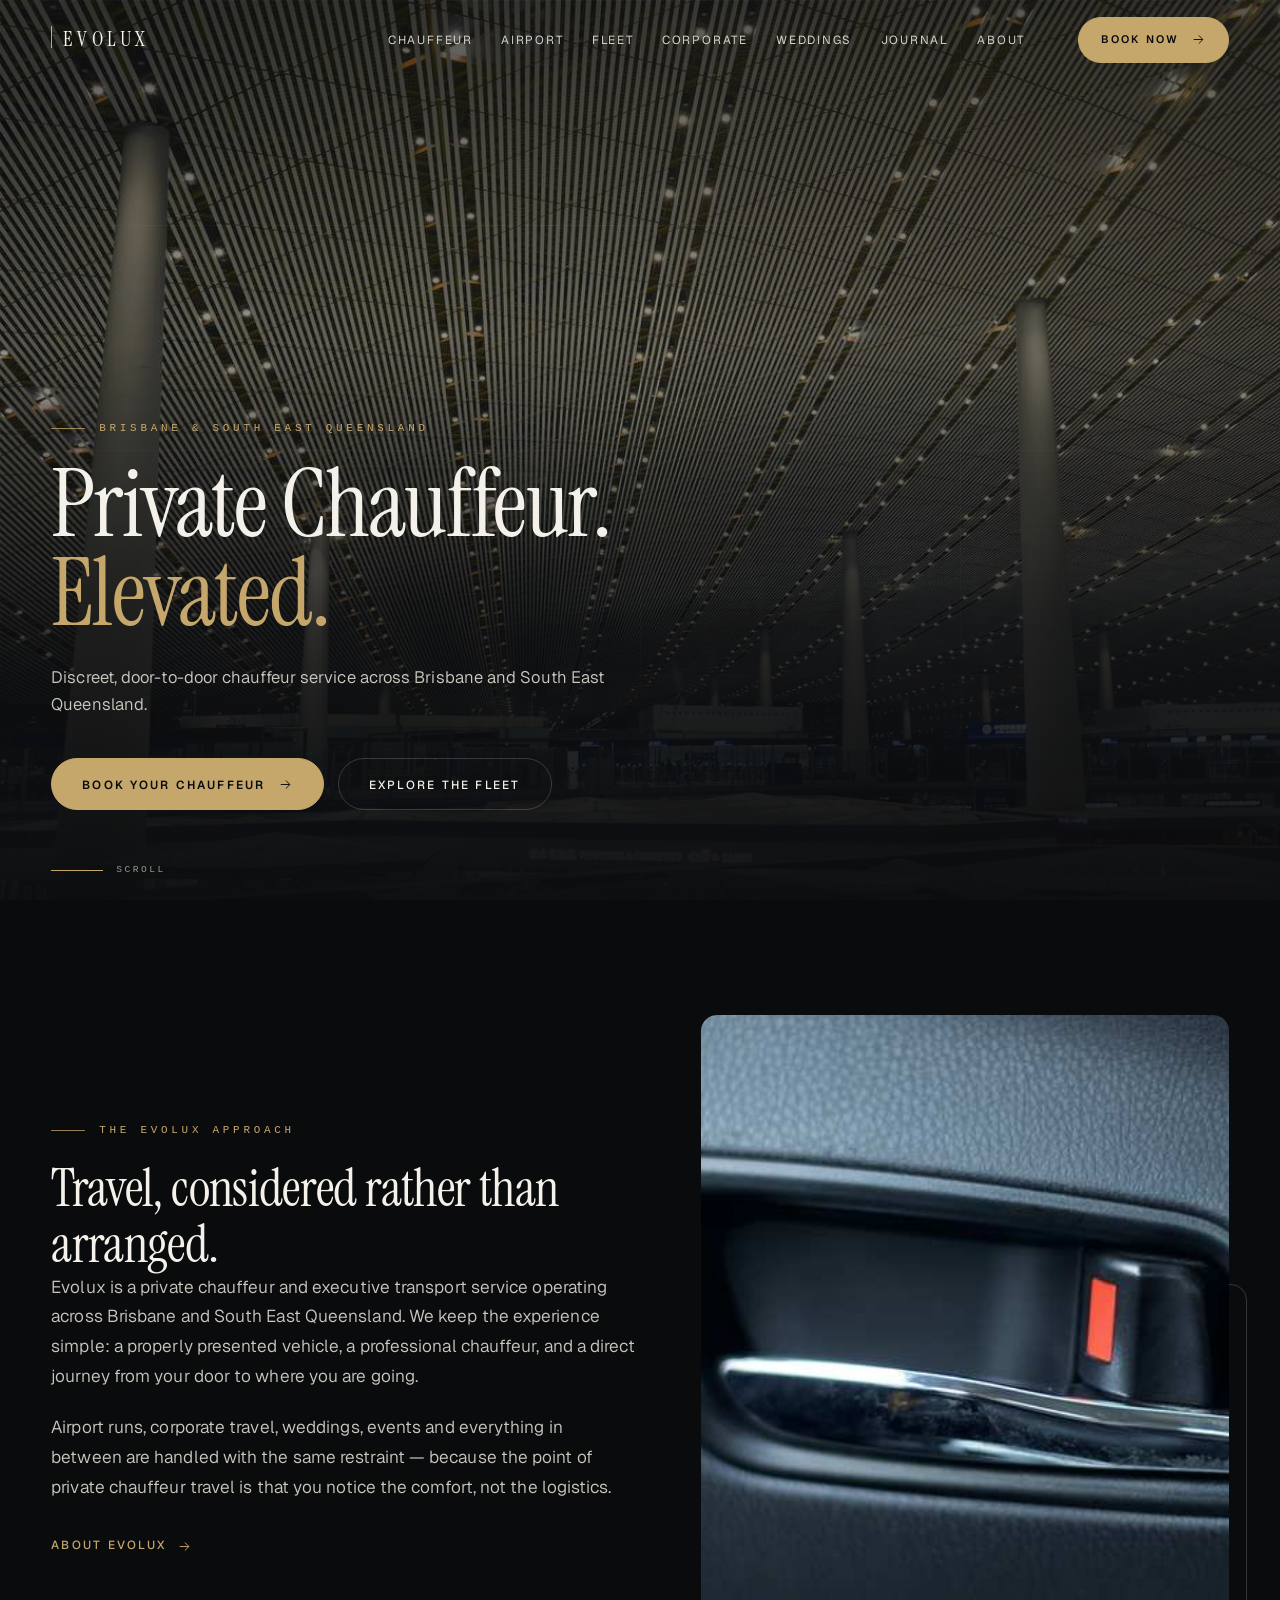
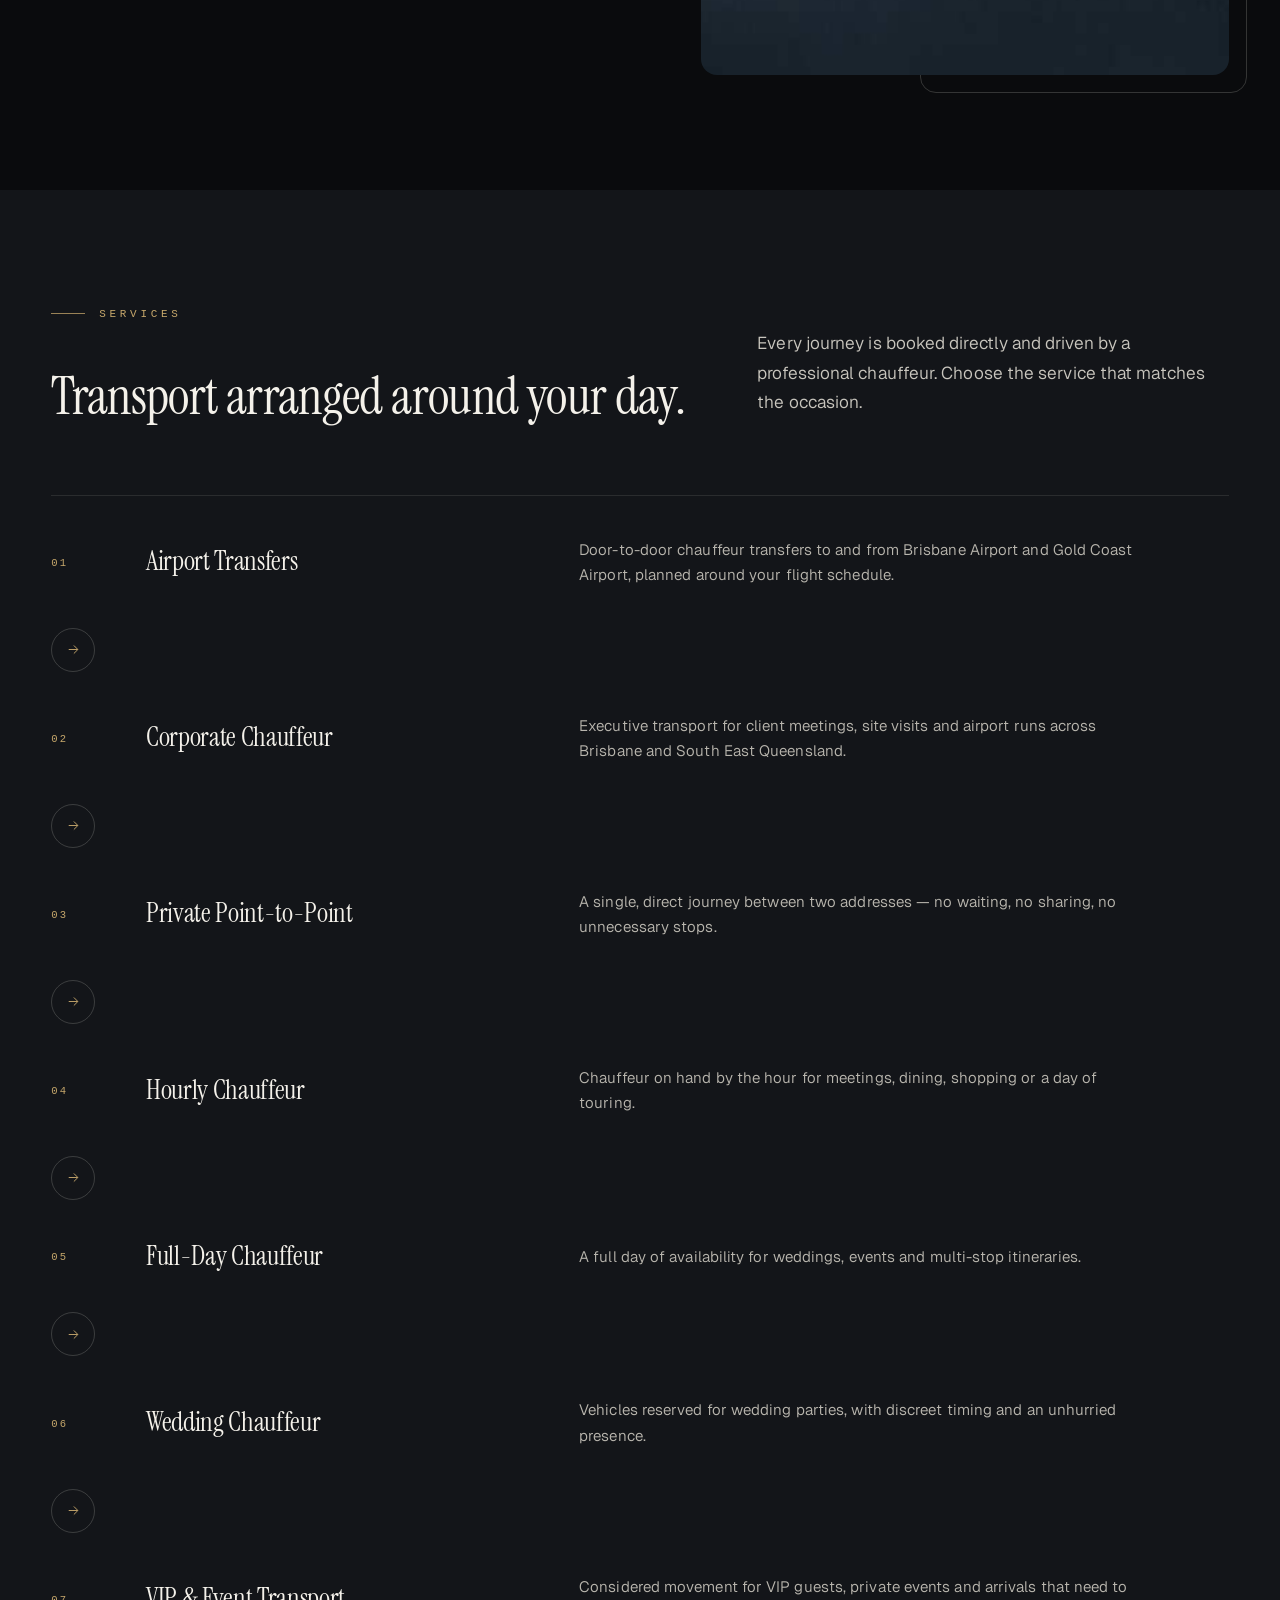
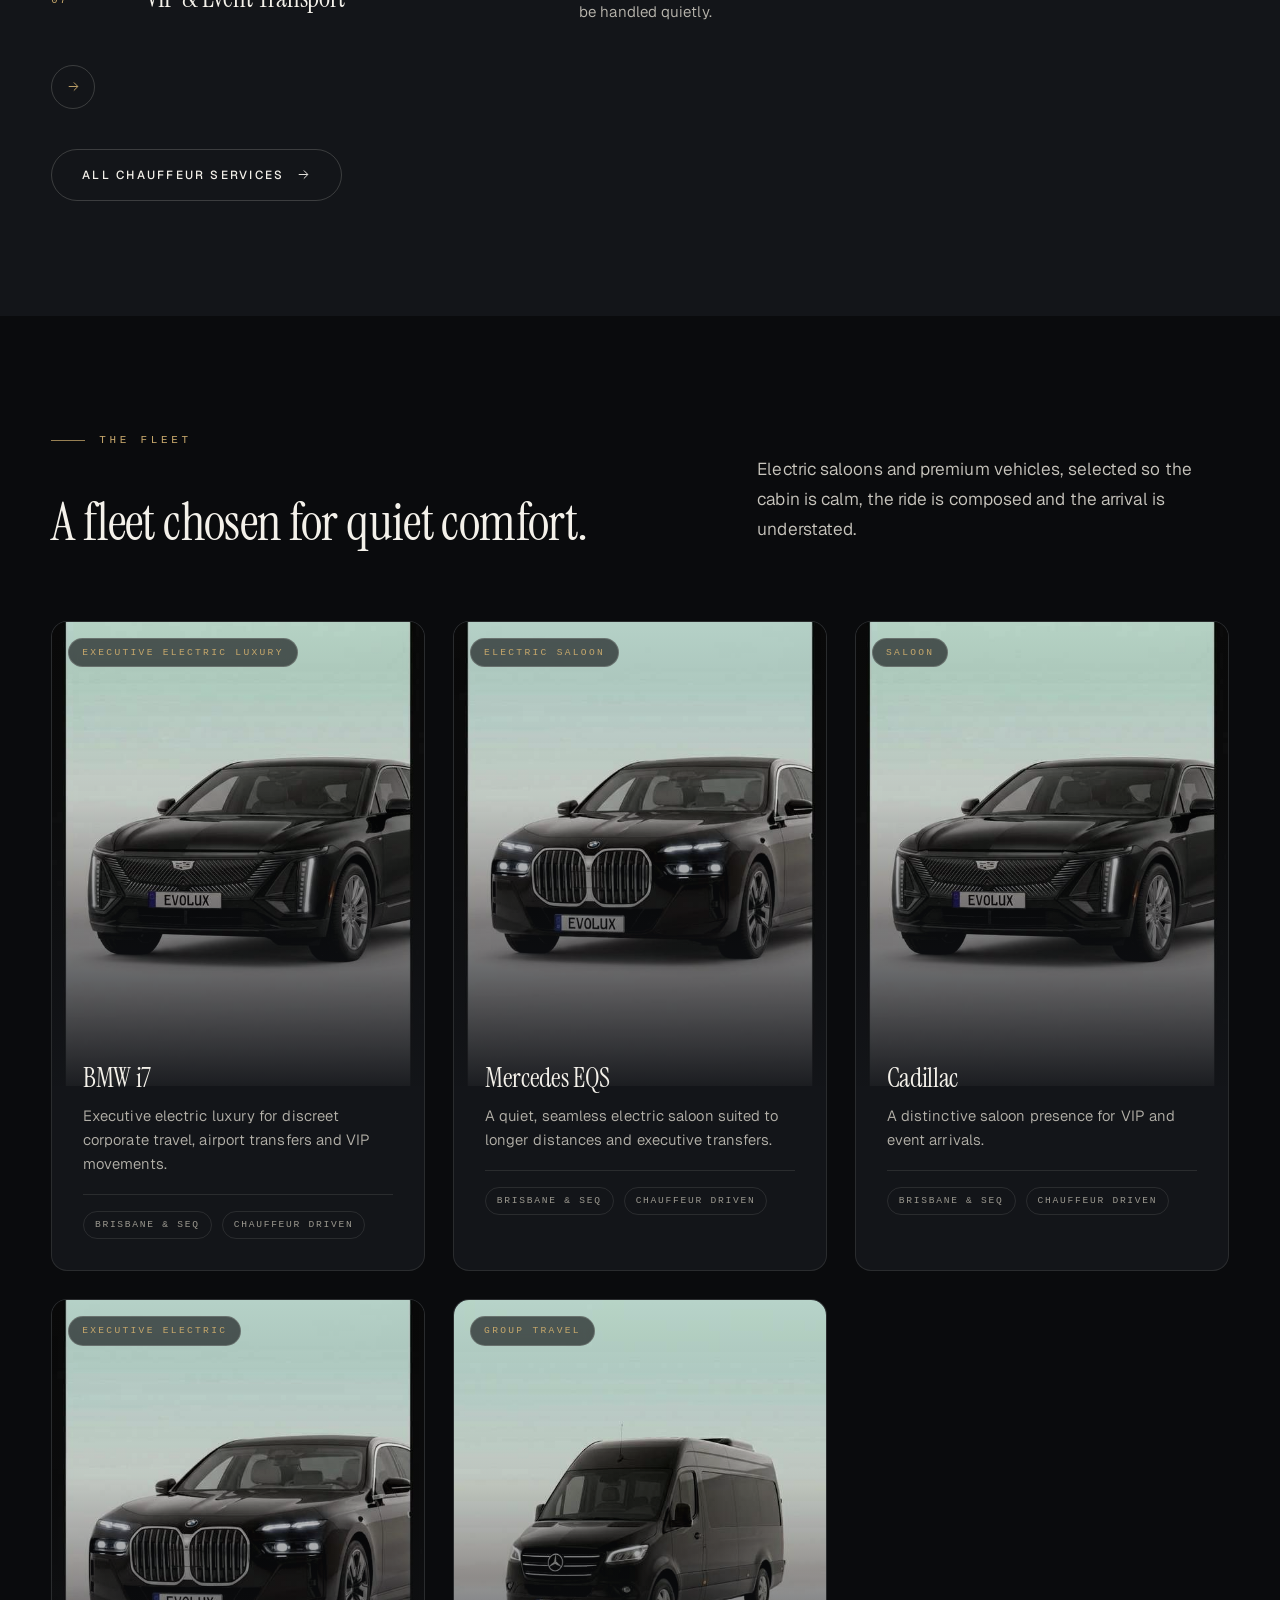
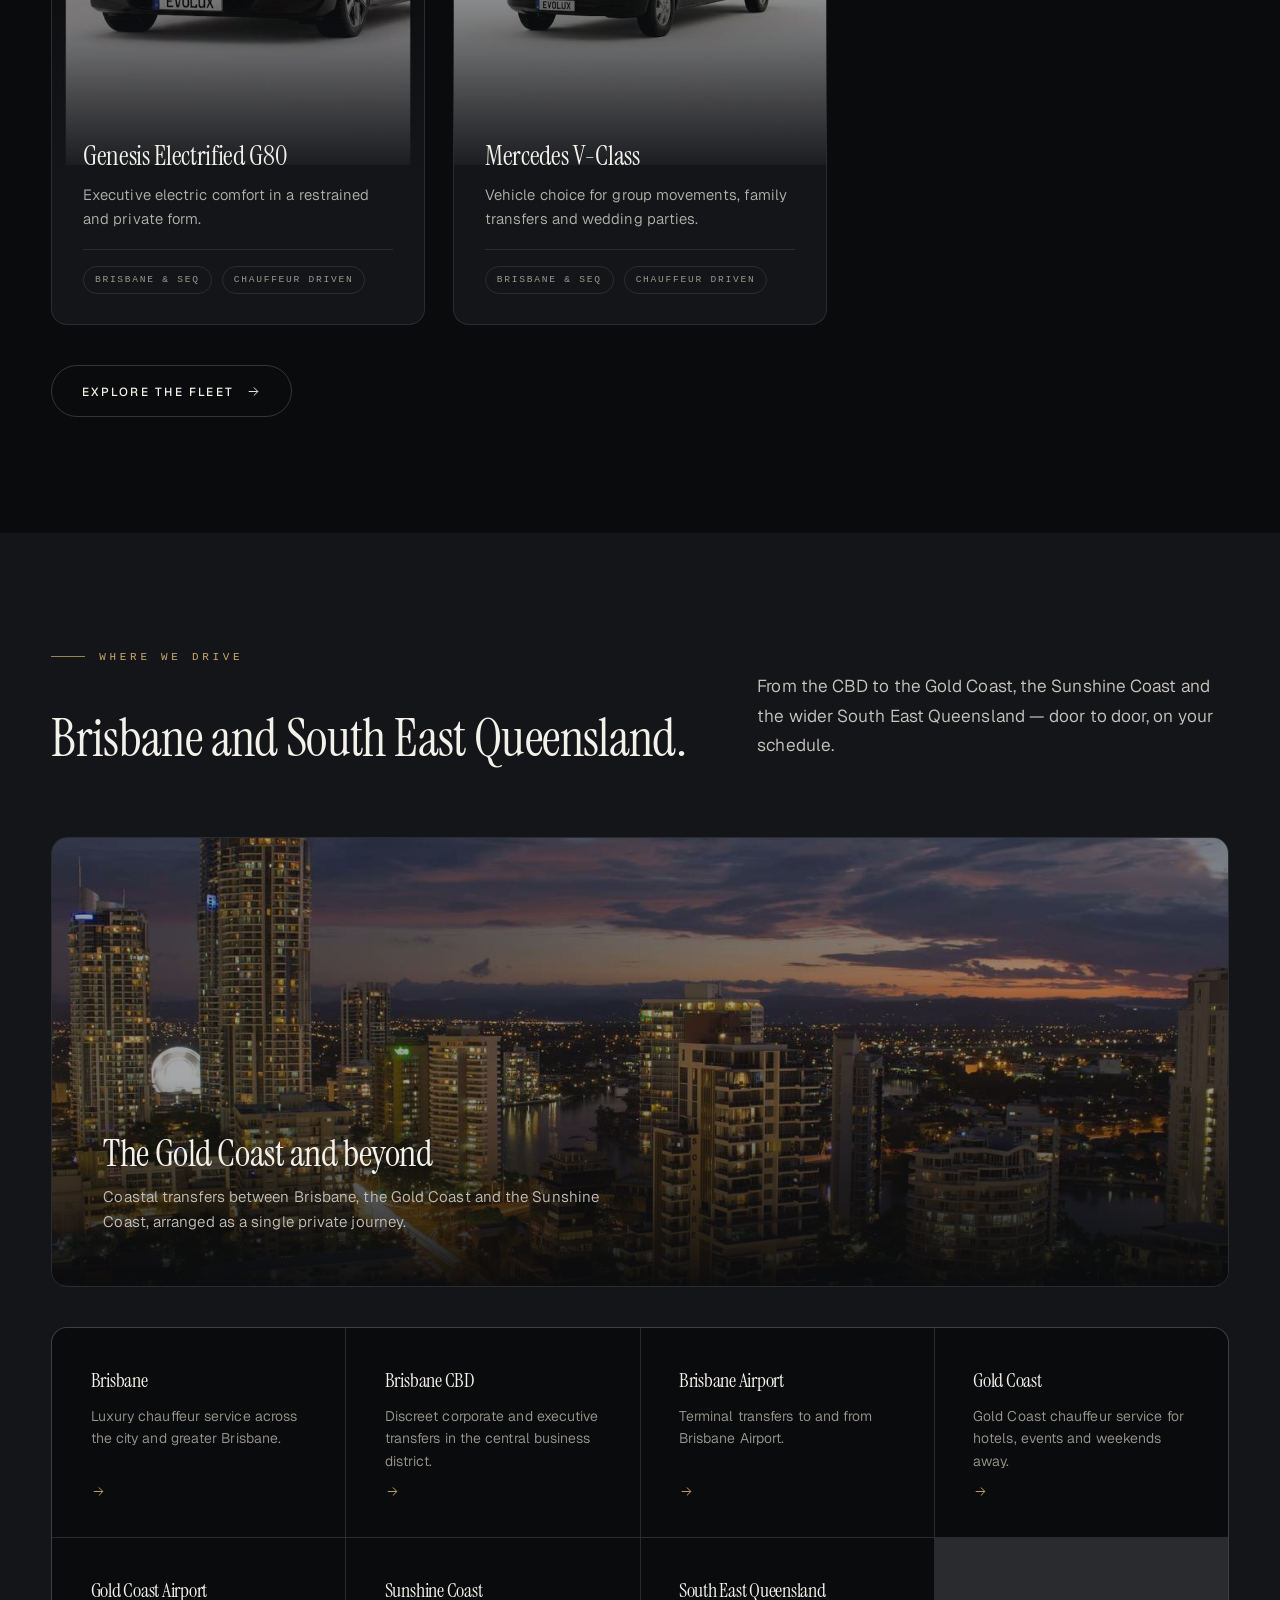
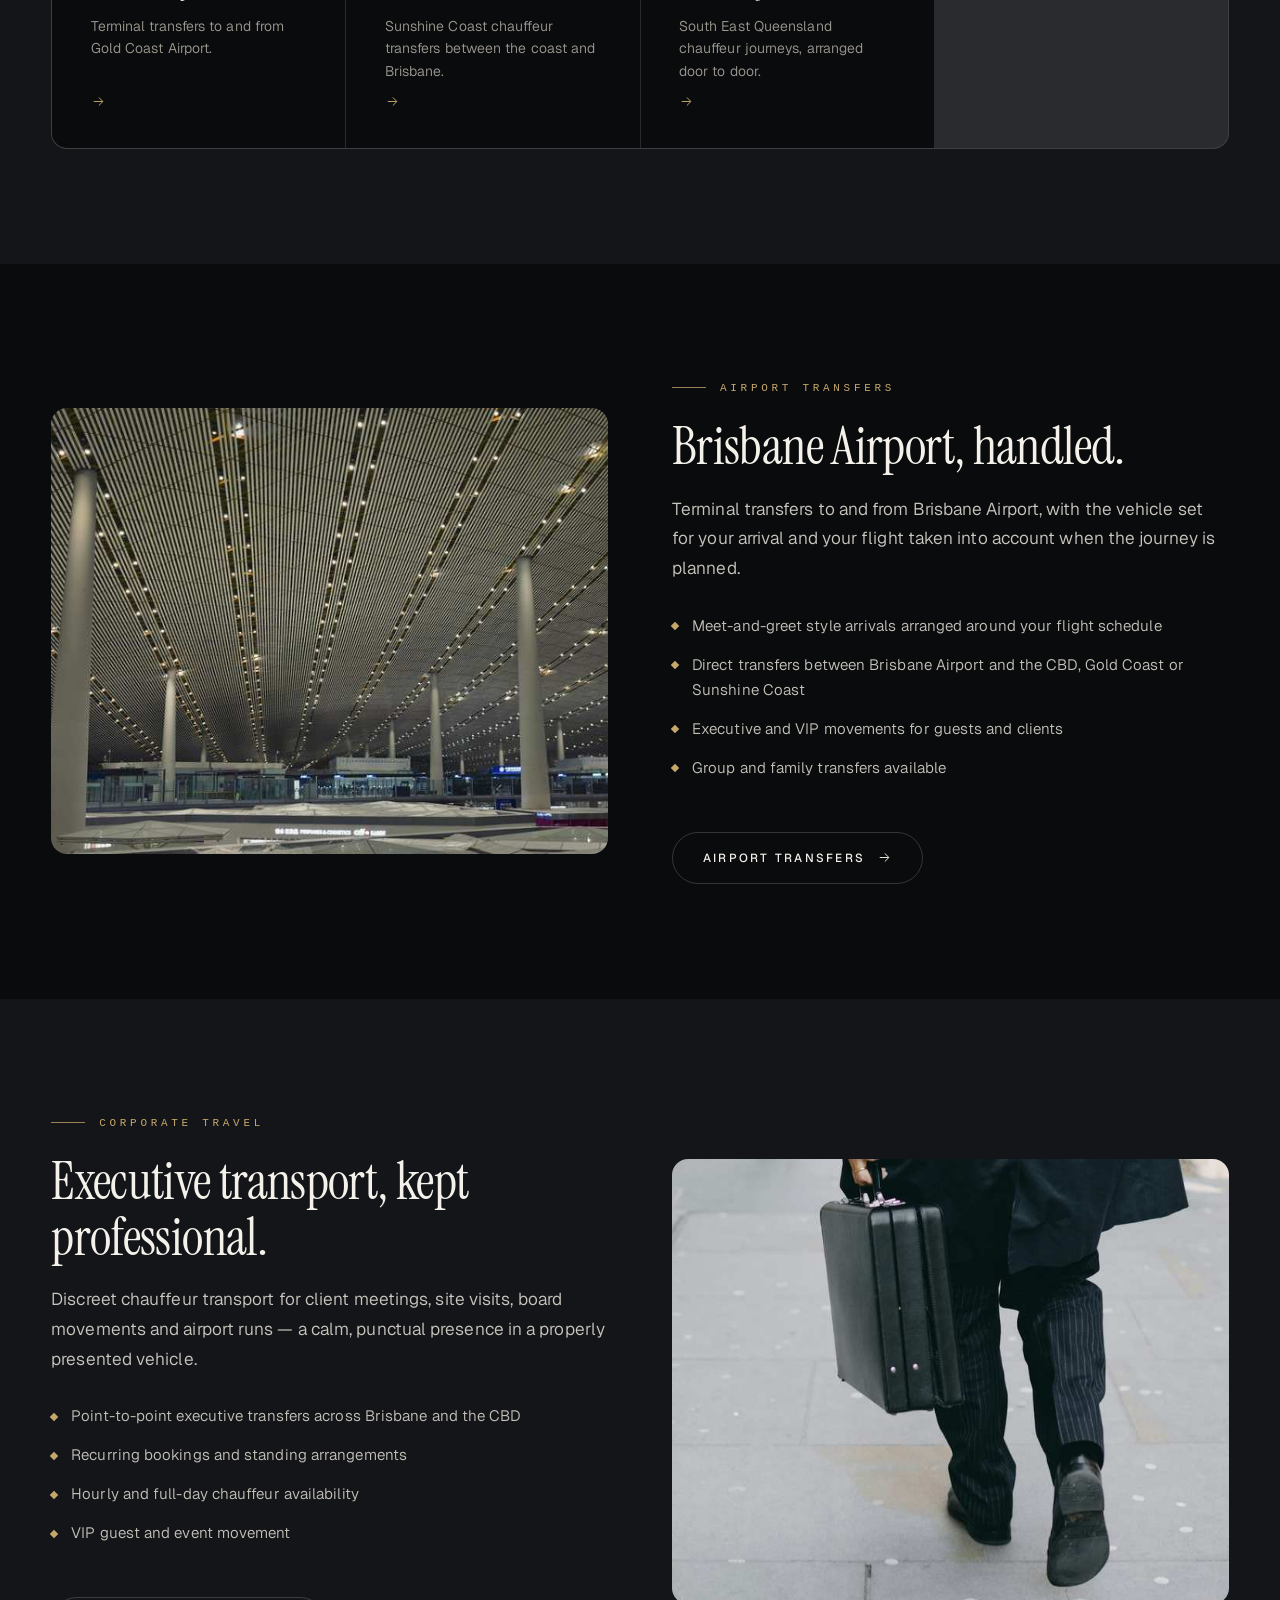
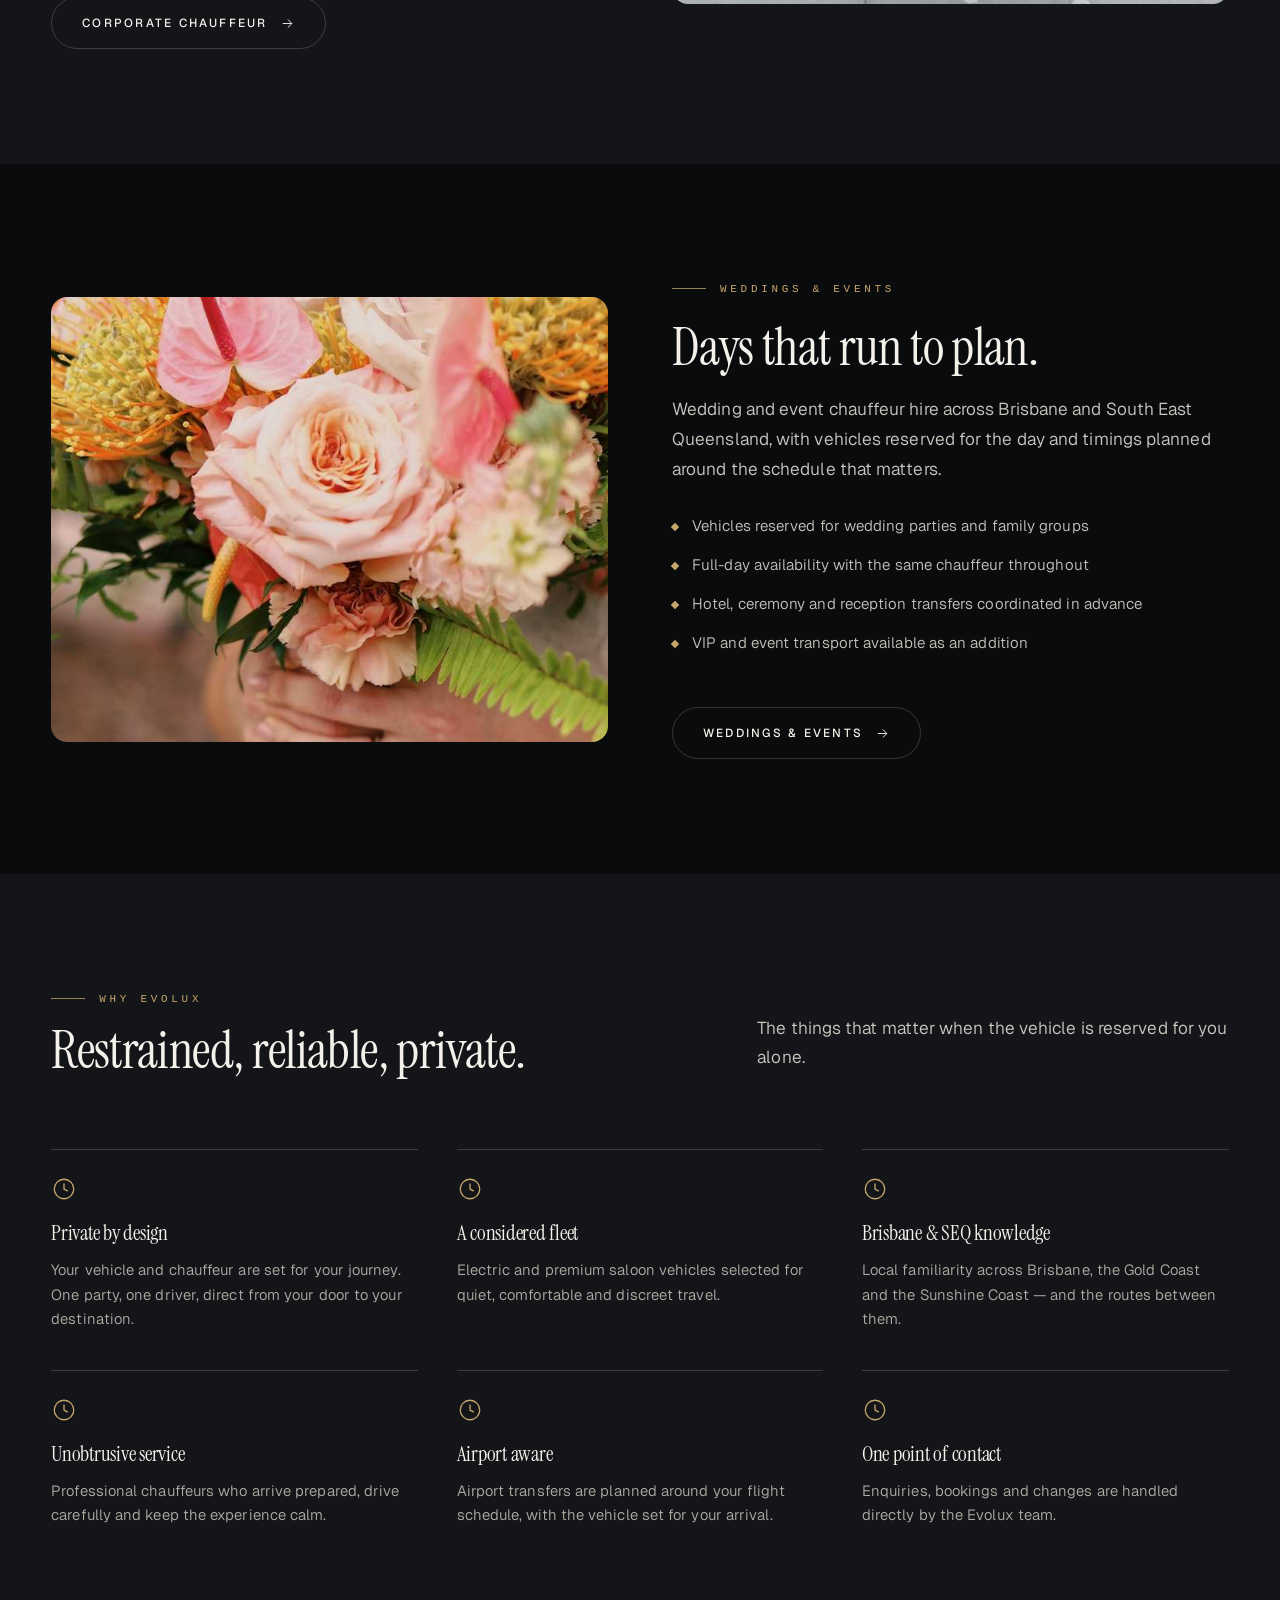
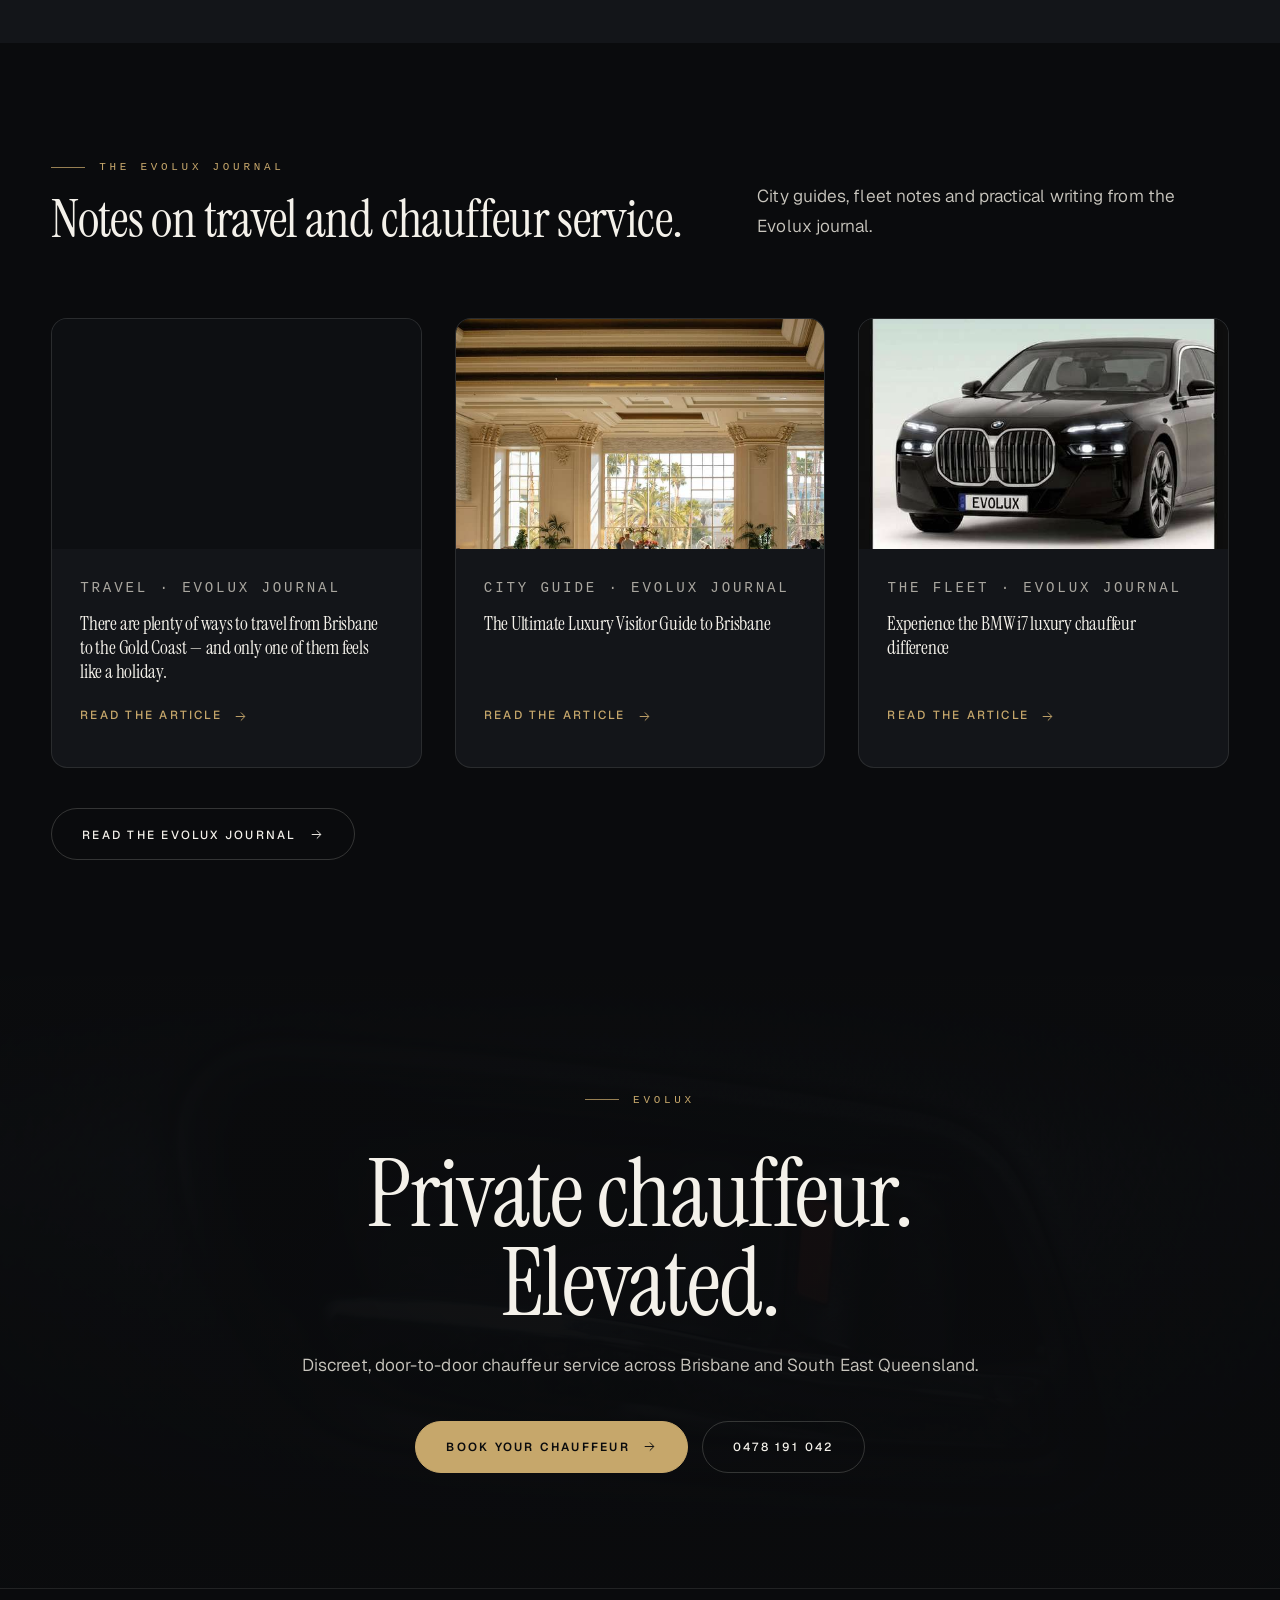
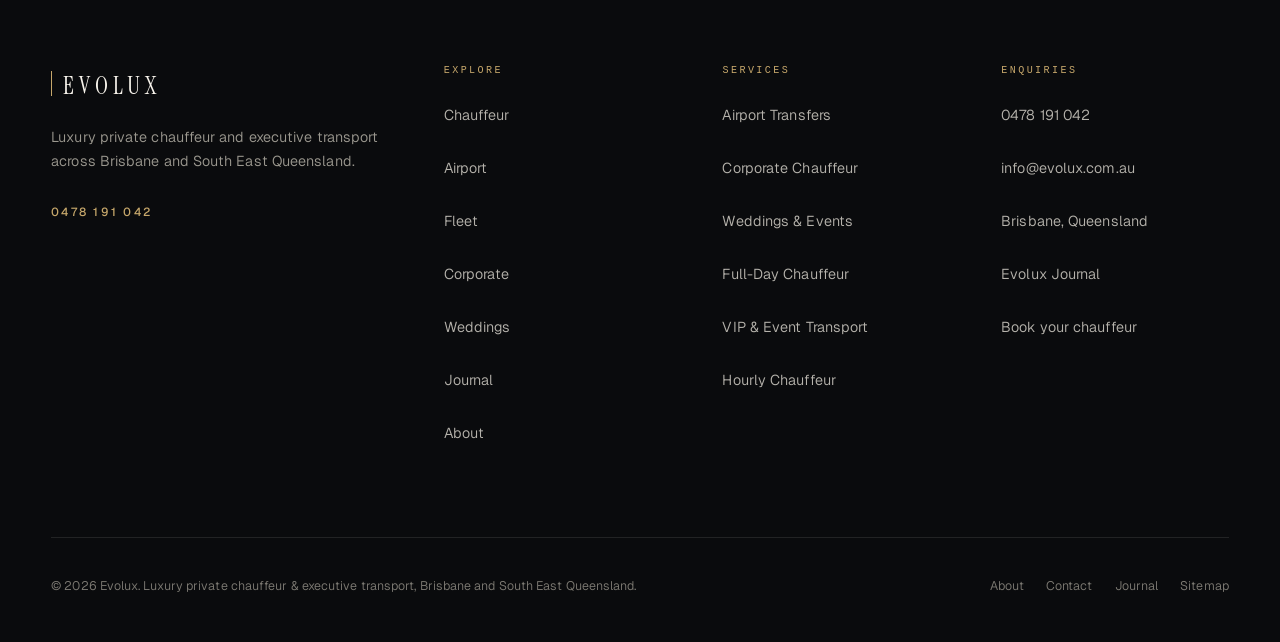
<file: index.html>
<!DOCTYPE html>
<html lang="en-AU">
<head>
<meta charset="utf-8">
<meta name="viewport" content="width=device-width, initial-scale=1">
<title>Evolux — Luxury Private Chauffeur & Executive Transport in Brisbane</title>
<meta name="description" content="Evolux provides luxury private chauffeur and executive transport across Brisbane and South East Queensland. Airport transfers, corporate travel, weddings, events and VIP chauffeur service.">
<link rel="canonical" href="https://evoluxbrisbane.github.io/">
<meta name="theme-color" content="#0a0b0d">
<meta name="robots" content="index, follow, max-image-preview:large">
<meta property="og:type" content="website">
<meta property="og:site_name" content="Evolux">
<meta property="og:locale" content="en_AU">
<meta property="og:title" content="Evolux — Luxury Private Chauffeur & Executive Transport in Brisbane">
<meta property="og:description" content="Evolux provides luxury private chauffeur and executive transport across Brisbane and South East Queensland. Airport transfers, corporate travel, weddings, events and VIP chauffeur service.">
<meta property="og:url" content="https://evoluxbrisbane.github.io/">
<meta property="og:image" content="https://evoluxbrisbane.github.io/assets/icons/og-image.png">
<meta property="og:image:width" content="1200">
<meta property="og:image:height" content="630">
<meta name="twitter:card" content="summary_large_image">
<meta name="twitter:title" content="Evolux — Luxury Private Chauffeur & Executive Transport in Brisbane">
<meta name="twitter:description" content="Evolux provides luxury private chauffeur and executive transport across Brisbane and South East Queensland. Airport transfers, corporate travel, weddings, events and VIP chauffeur service.">
<meta name="twitter:image" content="https://evoluxbrisbane.github.io/assets/icons/og-image.png">
<link rel="icon" href="assets/icons/favicon.svg" type="image/svg+xml">
<link rel="icon" href="assets/icons/favicon-32.png" sizes="32x32" type="image/png">
<link rel="apple-touch-icon" href="assets/icons/apple-touch-icon.png">
<link rel="manifest" href="manifest.webmanifest">
<link rel="preconnect" href="https://fonts.googleapis.com">
<link rel="preconnect" href="https://fonts.gstatic.com" crossorigin>
<link rel="preload" as="style" href="https://fonts.googleapis.com/css2?family=Geist:wght@200;300;400;500&family=Instrument+Serif:ital@0;1&display=swap">
<link rel="stylesheet" href="https://fonts.googleapis.com/css2?family=Geist:wght@200;300;400;500&family=Instrument+Serif:ital@0;1&display=swap" media="print" onload="this.media='all'">
<noscript><link rel="stylesheet" href="https://fonts.googleapis.com/css2?family=Geist:wght@200;300;400;500&family=Instrument+Serif:ital@0;1&display=swap"></noscript>
<link rel="stylesheet" href="css/theme.css">
<script type="application/ld+json">{"@context": "https://schema.org", "@graph": [{"@type": "Organization", "@id": "https://evoluxbrisbane.github.io/#org", "name": "Evolux", "url": "https://evoluxbrisbane.github.io", "logo": "https://evoluxbrisbane.github.io/assets/icons/icon-512.png", "email": "info@evolux.com.au", "telephone": "0478 191 042", "description": "Luxury private chauffeur and executive transport across Brisbane and South East Queensland."}, {"@type": "LocalBusiness", "@id": "https://evoluxbrisbane.github.io/#business", "name": "Evolux", "url": "https://evoluxbrisbane.github.io", "telephone": "0478 191 042", "email": "info@evolux.com.au", "image": "https://evoluxbrisbane.github.io/assets/icons/og-image.png", "logo": "https://evoluxbrisbane.github.io/assets/icons/icon-512.png", "parentOrganization": {"@id": "https://evoluxbrisbane.github.io/#org"}, "address": {"@type": "PostalAddress", "addressLocality": "Brisbane", "addressRegion": "Queensland", "addressCountry": "AU"}, "areaServed": {"@type": "State", "name": "Queensland"}, "description": "Luxury private chauffeur and executive transport across Brisbane and South East Queensland."}, {"@type": "WebSite", "@id": "https://evoluxbrisbane.github.io/#website", "url": "https://evoluxbrisbane.github.io", "name": "Evolux", "publisher": {"@id": "https://evoluxbrisbane.github.io/#org"}, "inLanguage": "en-AU"}, {"@type": "WebPage", "@id": "https://evoluxbrisbane.github.io/#webpage", "url": "https://evoluxbrisbane.github.io/", "name": "Evolux — Luxury Private Chauffeur & Executive Transport in Brisbane", "description": "Evolux provides luxury private chauffeur and executive transport across Brisbane and South East Queensland. Airport transfers, corporate travel, weddings, events and VIP chauffeur service.", "isPartOf": {"@id": "https://evoluxbrisbane.github.io/#website"}, "about": {"@id": "https://evoluxbrisbane.github.io/#business"}, "inLanguage": "en-AU"}]}</script>
</head>
<body>
<a class="skip-link" href="#main">Skip to main content</a>
<header class="hdr">
  <div class="wrap hdr__in">
    <a class="brand" href="https://evoluxbrisbane.github.io/" aria-label="Evolux — home">
      <span class="brand__mark">EVOLUX</span>
    </a>
    <nav class="nav" aria-label="Primary">
      <ul class="nav__list"><li><a href="chauffeur.html">Chauffeur</a></li><li><a href="airport.html">Airport</a></li><li><a href="fleet.html">Fleet</a></li><li><a href="corporate.html">Corporate</a></li><li><a href="weddings.html">Weddings</a></li><li><a href="journal.html">Journal</a></li><li><a href="about.html">About</a></li></ul>
    </nav>
    <a class="btn btn--solid btn--sm hdr__cta" href="https://evolux.com.au/book-your-chauffeur">
      <span>Book Now</span><svg class="arw" viewBox="0 0 24 24" fill="none" stroke="currentColor" stroke-width="1.5" aria-hidden="true"><path d="M5 12h13M13 6l6 6-6 6" stroke-linecap="round" stroke-linejoin="round"/></svg></a>
    <button class="burger" type="button" aria-expanded="false" aria-controls="mobnav" aria-label="Open menu">
      <span></span><span></span><span></span>
    </button>
  </div>
</header>
<div class="mobnav" id="mobnav">
  <ul class="mobnav__list"><li><a href="chauffeur.html">Chauffeur<span>01</span></a></li><li><a href="airport.html">Airport<span>02</span></a></li><li><a href="fleet.html">Fleet<span>03</span></a></li><li><a href="corporate.html">Corporate<span>04</span></a></li><li><a href="weddings.html">Weddings<span>05</span></a></li><li><a href="journal.html">Journal<span>06</span></a></li><li><a href="about.html">About<span>07</span></a></li></ul>
  <div class="mobnav__foot">
    <a class="btn btn--solid" href="https://evolux.com.au/book-your-chauffeur"><span>Book Now</span><svg class="arw" viewBox="0 0 24 24" fill="none" stroke="currentColor" stroke-width="1.5" aria-hidden="true"><path d="M5 12h13M13 6l6 6-6 6" stroke-linecap="round" stroke-linejoin="round"/></svg></a>
    <a class="btn" href="tel:+6178191042"><span>0478 191 042</span></a>
  </div>
</div>
<main id="main">
<section class="hero">
  <div class="hero__bg"><img src="assets/images/hero-airport-1800.jpg" srcset="assets/images/hero-airport-1280.jpg 1280w, assets/images/hero-airport-1800.jpg 1800w" sizes="100vw" alt="" width="1800" height="1200" loading="eager" decoding="async" fetchpriority="high"></div>
  <div class="hero__scrim"></div>
  <div class="hero__grid"></div>
  <div class="wrap hero__in">
    <p class="eyebrow" data-reveal>Brisbane &amp; South East Queensland</p>
    <h1 class="display hero__title" data-reveal="line" style="--d:80ms">
      Private Chauffeur.<br><em>Elevated.</em></h1>
    <p class="hero__sub" data-reveal style="--d:200ms">Discreet, door-to-door chauffeur service
      across Brisbane and South East Queensland.</p>
    <div class="hero__cta" data-reveal style="--d:300ms">
      <a class="btn btn--solid" href="https://evolux.com.au/book-your-chauffeur"><span>Book your chauffeur</span><svg class="arw" viewBox="0 0 24 24" fill="none" stroke="currentColor" stroke-width="1.5" aria-hidden="true"><path d="M5 12h13M13 6l6 6-6 6" stroke-linecap="round" stroke-linejoin="round"/></svg></a>
      <a class="btn" href="https://evoluxbrisbane.github.io/fleet.html"><span>Explore the fleet</span></a>
    </div>
  </div>
  <div class="hero__meta" aria-hidden="true">
    <span>Brisbane</span><span>Gold Coast</span><span>Sunshine Coast</span><span>South East Queensland</span>
  </div>
  <div class="scrollcue" aria-hidden="true"><i></i>Scroll</div>
</section>

<section class="band" id="introduction">
  <div class="wrap intro">
    <div class="intro__body">
      <p class="eyebrow" data-reveal>The Evolux approach</p>
      <h2 data-reveal style="--d:60ms">Travel, considered rather than arranged.</h2>
      <div data-reveal style="--d:140ms">
        <p class="lede">Evolux is a private chauffeur and executive transport service operating
          across Brisbane and South East Queensland. We keep the experience simple: a properly
          presented vehicle, a professional chauffeur, and a direct journey from your door to
          where you are going.</p>
        <p class="lede mt-24">Airport runs, corporate travel, weddings, events and everything
          in between are handled with the same restraint — because the point of private
          chauffeur travel is that you notice the comfort, not the logistics.</p>
        <p class="mt-32"><a class="tlink" href="https://evoluxbrisbane.github.io/about.html"><span>About Evolux</span><svg class="arw" viewBox="0 0 24 24" fill="none" stroke="currentColor" stroke-width="1.5" aria-hidden="true"><path d="M5 12h13M13 6l6 6-6 6" stroke-linecap="round" stroke-linejoin="round"/></svg></a></p>
      </div>
    </div>
    <div class="intro__fig" data-reveal="scale" style="--d:120ms">
      <img src="assets/images/svc-private-1280.jpg" srcset="assets/images/svc-private-720.jpg 720w, assets/images/svc-private-1280.jpg 1280w" sizes="(max-width:980px) 92vw, 42vw" alt="Evolux private chauffeur on the road in Brisbane" width="1280" height="850" loading="lazy" decoding="async">
    </div>
  </div>
</section>

<section class="band band--alt" id="services">
  <div class="wrap">
    <div class="shead">
      <p class="eyebrow" data-reveal>Services</p>
      <div class="shead__row">
        <h2 data-reveal style="--d:60ms">Transport arranged around your day.</h2>
        <p class="lede" data-reveal style="--d:140ms">Every journey is booked directly and driven
          by a professional chauffeur. Choose the service that matches the occasion.</p>
      </div>
    </div>
    <div class="svc"><a class="svc__row" href="airport.html" data-reveal><span class="svc__num">01</span><h3 class="svc__name">Airport Transfers</h3><p class="svc__desc">Door-to-door chauffeur transfers to and from Brisbane Airport and Gold Coast Airport, planned around your flight schedule.</p><a class="svc__go" href="airport.html" aria-label="Evolux Airport Transfers"><svg viewBox="0 0 24 24" fill="none" stroke="currentColor" stroke-width="1.5" aria-hidden="true"><path d="M5 12h13M13 6l6 6-6 6" stroke-linecap="round" stroke-linejoin="round"/></svg></a></a><a class="svc__row" href="corporate.html" data-reveal><span class="svc__num">02</span><h3 class="svc__name">Corporate Chauffeur</h3><p class="svc__desc">Executive transport for client meetings, site visits and airport runs across Brisbane and South East Queensland.</p><a class="svc__go" href="corporate.html" aria-label="Evolux Corporate Chauffeur"><svg viewBox="0 0 24 24" fill="none" stroke="currentColor" stroke-width="1.5" aria-hidden="true"><path d="M5 12h13M13 6l6 6-6 6" stroke-linecap="round" stroke-linejoin="round"/></svg></a></a><a class="svc__row" href="chauffeur.html" data-reveal><span class="svc__num">03</span><h3 class="svc__name">Private Point-to-Point</h3><p class="svc__desc">A single, direct journey between two addresses — no waiting, no sharing, no unnecessary stops.</p><a class="svc__go" href="chauffeur.html" aria-label="Evolux Private Point-to-Point"><svg viewBox="0 0 24 24" fill="none" stroke="currentColor" stroke-width="1.5" aria-hidden="true"><path d="M5 12h13M13 6l6 6-6 6" stroke-linecap="round" stroke-linejoin="round"/></svg></a></a><a class="svc__row" href="chauffeur.html" data-reveal><span class="svc__num">04</span><h3 class="svc__name">Hourly Chauffeur</h3><p class="svc__desc">Chauffeur on hand by the hour for meetings, dining, shopping or a day of touring.</p><a class="svc__go" href="chauffeur.html" aria-label="Evolux Hourly Chauffeur"><svg viewBox="0 0 24 24" fill="none" stroke="currentColor" stroke-width="1.5" aria-hidden="true"><path d="M5 12h13M13 6l6 6-6 6" stroke-linecap="round" stroke-linejoin="round"/></svg></a></a><a class="svc__row" href="chauffeur.html" data-reveal><span class="svc__num">05</span><h3 class="svc__name">Full-Day Chauffeur</h3><p class="svc__desc">A full day of availability for weddings, events and multi-stop itineraries.</p><a class="svc__go" href="chauffeur.html" aria-label="Evolux Full-Day Chauffeur"><svg viewBox="0 0 24 24" fill="none" stroke="currentColor" stroke-width="1.5" aria-hidden="true"><path d="M5 12h13M13 6l6 6-6 6" stroke-linecap="round" stroke-linejoin="round"/></svg></a></a><a class="svc__row" href="weddings.html" data-reveal><span class="svc__num">06</span><h3 class="svc__name">Wedding Chauffeur</h3><p class="svc__desc">Vehicles reserved for wedding parties, with discreet timing and an unhurried presence.</p><a class="svc__go" href="weddings.html" aria-label="Evolux Wedding Chauffeur"><svg viewBox="0 0 24 24" fill="none" stroke="currentColor" stroke-width="1.5" aria-hidden="true"><path d="M5 12h13M13 6l6 6-6 6" stroke-linecap="round" stroke-linejoin="round"/></svg></a></a><a class="svc__row" href="weddings.html" data-reveal><span class="svc__num">07</span><h3 class="svc__name">VIP & Event Transport</h3><p class="svc__desc">Considered movement for VIP guests, private events and arrivals that need to be handled quietly.</p><a class="svc__go" href="weddings.html" aria-label="Evolux VIP & Event Transport"><svg viewBox="0 0 24 24" fill="none" stroke="currentColor" stroke-width="1.5" aria-hidden="true"><path d="M5 12h13M13 6l6 6-6 6" stroke-linecap="round" stroke-linejoin="round"/></svg></a></a></div>
    <p class="mt-40" data-reveal><a class="btn" href="https://evoluxbrisbane.github.io/chauffeur.html"><span>All chauffeur services</span><svg class="arw" viewBox="0 0 24 24" fill="none" stroke="currentColor" stroke-width="1.5" aria-hidden="true"><path d="M5 12h13M13 6l6 6-6 6" stroke-linecap="round" stroke-linejoin="round"/></svg></a></p>
  </div>
</section>

<section class="band" id="fleet">
  <div class="wrap">
    <div class="shead">
      <p class="eyebrow" data-reveal>The fleet</p>
      <div class="shead__row">
        <h2 data-reveal style="--d:60ms">A fleet chosen for quiet comfort.</h2>
        <p class="lede" data-reveal style="--d:140ms">Electric saloons and premium vehicles,
          selected so the cabin is calm, the ride is composed and the arrival is understated.</p>
      </div>
    </div>
    <div class="fleet"><article class="veh" data-reveal>
  <div class="veh__media">
    <span class="veh__tag">Executive electric luxury</span>
    <img src="assets/images/fleet-business-1000.jpg" srcset="assets/images/fleet-business-560.jpg 560w, assets/images/fleet-business-1000.jpg 864w" sizes="(max-width:720px) 92vw, (max-width:1180px) 46vw, 31vw" alt="BMW i7 — Evolux chauffeur vehicle" width="864" height="1232" loading="lazy" decoding="async">
  </div>
  <div class="veh__body">
    <h3 class="veh__name">BMW i7</h3>
    <p class="veh__desc">Executive electric luxury for discreet corporate travel, airport transfers and VIP movements.</p>
    <div class="veh__meta"><span>Brisbane &amp; SEQ</span><span>Chauffeur driven</span></div>
  </div>
</article><article class="veh" data-reveal>
  <div class="veh__media">
    <span class="veh__tag">Electric saloon</span>
    <img src="assets/images/fleet-first-1000.jpg" srcset="assets/images/fleet-first-560.jpg 560w, assets/images/fleet-first-1000.jpg 718w" sizes="(max-width:720px) 92vw, (max-width:1180px) 46vw, 31vw" alt="Mercedes EQS — Evolux chauffeur vehicle" width="718" height="1024" loading="lazy" decoding="async">
  </div>
  <div class="veh__body">
    <h3 class="veh__name">Mercedes EQS</h3>
    <p class="veh__desc">A quiet, seamless electric saloon suited to longer distances and executive transfers.</p>
    <div class="veh__meta"><span>Brisbane &amp; SEQ</span><span>Chauffeur driven</span></div>
  </div>
</article><article class="veh" data-reveal>
  <div class="veh__media">
    <span class="veh__tag">Saloon</span>
    <img src="assets/images/fleet-business-1000.jpg" srcset="assets/images/fleet-business-560.jpg 560w, assets/images/fleet-business-1000.jpg 864w" sizes="(max-width:720px) 92vw, (max-width:1180px) 46vw, 31vw" alt="Cadillac — Evolux chauffeur vehicle" width="864" height="1232" loading="lazy" decoding="async">
  </div>
  <div class="veh__body">
    <h3 class="veh__name">Cadillac</h3>
    <p class="veh__desc">A distinctive saloon presence for VIP and event arrivals.</p>
    <div class="veh__meta"><span>Brisbane &amp; SEQ</span><span>Chauffeur driven</span></div>
  </div>
</article><article class="veh" data-reveal>
  <div class="veh__media">
    <span class="veh__tag">Executive electric</span>
    <img src="assets/images/fleet-first-1000.jpg" srcset="assets/images/fleet-first-560.jpg 560w, assets/images/fleet-first-1000.jpg 718w" sizes="(max-width:720px) 92vw, (max-width:1180px) 46vw, 31vw" alt="Genesis Electrified G80 — Evolux chauffeur vehicle" width="718" height="1024" loading="lazy" decoding="async">
  </div>
  <div class="veh__body">
    <h3 class="veh__name">Genesis Electrified G80</h3>
    <p class="veh__desc">Executive electric comfort in a restrained and private form.</p>
    <div class="veh__meta"><span>Brisbane &amp; SEQ</span><span>Chauffeur driven</span></div>
  </div>
</article><article class="veh" data-reveal>
  <div class="veh__media">
    <span class="veh__tag">Group travel</span>
    <img src="assets/images/fleet-van-1000.jpg" srcset="assets/images/fleet-van-560.jpg 560w, assets/images/fleet-van-1000.jpg 718w" sizes="(max-width:720px) 92vw, (max-width:1180px) 46vw, 31vw" alt="Mercedes V-Class — Evolux chauffeur vehicle" width="718" height="1024" loading="lazy" decoding="async">
  </div>
  <div class="veh__body">
    <h3 class="veh__name">Mercedes V-Class</h3>
    <p class="veh__desc">Vehicle choice for group movements, family transfers and wedding parties.</p>
    <div class="veh__meta"><span>Brisbane &amp; SEQ</span><span>Chauffeur driven</span></div>
  </div>
</article></div>
    <p class="mt-40" data-reveal><a class="btn" href="https://evoluxbrisbane.github.io/fleet.html"><span>Explore the fleet</span><svg class="arw" viewBox="0 0 24 24" fill="none" stroke="currentColor" stroke-width="1.5" aria-hidden="true"><path d="M5 12h13M13 6l6 6-6 6" stroke-linecap="round" stroke-linejoin="round"/></svg></a></p>
  </div>
</section>

<section class="band band--alt" id="coverage">
  <div class="wrap">
    <div class="shead">
      <p class="eyebrow" data-reveal>Where we drive</p>
      <div class="shead__row">
        <h2 data-reveal style="--d:60ms">Brisbane and South East Queensland.</h2>
        <p class="lede" data-reveal style="--d:140ms">From the CBD to the Gold Coast, the
          Sunshine Coast and the wider South East Queensland — door to door, on your schedule.</p>
      </div>
    </div>
    <div class="coverhero" data-reveal="scale">
      <img src="assets/images/dest-gold-coast-1440.jpg" srcset="assets/images/dest-gold-coast-720.jpg 720w, assets/images/dest-gold-coast-1440.jpg 1440w" sizes="(max-width:720px) 92vw, 94vw" alt="Gold Coast, South East Queensland" width="1440" height="960" loading="lazy" decoding="async">
      <div class="coverhero__cap">
        <h3>The Gold Coast and beyond</h3>
        <p>Coastal transfers between Brisbane, the Gold Coast and the Sunshine Coast, arranged
          as a single private journey.</p>
      </div>
    </div>
    <div class="mt-40"><div class="cover"><a class="cover__cell" href="https://evoluxbrisbane.github.io/contact.html" data-reveal>
  <h3>Brisbane</h3><p>Luxury chauffeur service across the city and greater Brisbane.</p><svg class="arw" viewBox="0 0 24 24" fill="none" stroke="currentColor" stroke-width="1.5" aria-hidden="true"><path d="M5 12h13M13 6l6 6-6 6" stroke-linecap="round" stroke-linejoin="round"/></svg></a><a class="cover__cell" href="https://evoluxbrisbane.github.io/contact.html" data-reveal>
  <h3>Brisbane CBD</h3><p>Discreet corporate and executive transfers in the central business district.</p><svg class="arw" viewBox="0 0 24 24" fill="none" stroke="currentColor" stroke-width="1.5" aria-hidden="true"><path d="M5 12h13M13 6l6 6-6 6" stroke-linecap="round" stroke-linejoin="round"/></svg></a><a class="cover__cell" href="https://evoluxbrisbane.github.io/contact.html" data-reveal>
  <h3>Brisbane Airport</h3><p>Terminal transfers to and from Brisbane Airport.</p><svg class="arw" viewBox="0 0 24 24" fill="none" stroke="currentColor" stroke-width="1.5" aria-hidden="true"><path d="M5 12h13M13 6l6 6-6 6" stroke-linecap="round" stroke-linejoin="round"/></svg></a><a class="cover__cell" href="https://evoluxbrisbane.github.io/contact.html" data-reveal>
  <h3>Gold Coast</h3><p>Gold Coast chauffeur service for hotels, events and weekends away.</p><svg class="arw" viewBox="0 0 24 24" fill="none" stroke="currentColor" stroke-width="1.5" aria-hidden="true"><path d="M5 12h13M13 6l6 6-6 6" stroke-linecap="round" stroke-linejoin="round"/></svg></a><a class="cover__cell" href="https://evoluxbrisbane.github.io/contact.html" data-reveal>
  <h3>Gold Coast Airport</h3><p>Terminal transfers to and from Gold Coast Airport.</p><svg class="arw" viewBox="0 0 24 24" fill="none" stroke="currentColor" stroke-width="1.5" aria-hidden="true"><path d="M5 12h13M13 6l6 6-6 6" stroke-linecap="round" stroke-linejoin="round"/></svg></a><a class="cover__cell" href="https://evoluxbrisbane.github.io/contact.html" data-reveal>
  <h3>Sunshine Coast</h3><p>Sunshine Coast chauffeur transfers between the coast and Brisbane.</p><svg class="arw" viewBox="0 0 24 24" fill="none" stroke="currentColor" stroke-width="1.5" aria-hidden="true"><path d="M5 12h13M13 6l6 6-6 6" stroke-linecap="round" stroke-linejoin="round"/></svg></a><a class="cover__cell" href="https://evoluxbrisbane.github.io/contact.html" data-reveal>
  <h3>South East Queensland</h3><p>South East Queensland chauffeur journeys, arranged door to door.</p><svg class="arw" viewBox="0 0 24 24" fill="none" stroke="currentColor" stroke-width="1.5" aria-hidden="true"><path d="M5 12h13M13 6l6 6-6 6" stroke-linecap="round" stroke-linejoin="round"/></svg></a></div></div>
  </div>
</section>

<section class="band" id="airport">
  <div class="wrap split">
    <div class="split__media" data-reveal="left">
      <img src="assets/images/svc-airport-1280.jpg" srcset="assets/images/svc-airport-720.jpg 720w, assets/images/svc-airport-1280.jpg 1280w" sizes="(max-width:980px) 92vw, 46vw" alt="Airport transfer with Evolux chauffeur" width="1280" height="853" loading="lazy" decoding="async">
    </div>
    <div class="split__body">
      <p class="eyebrow" data-reveal>Airport transfers</p>
      <h2 data-reveal style="--d:60ms">Brisbane Airport, handled.</h2>
      <div data-reveal style="--d:140ms">
        <p class="lede">Terminal transfers to and from Brisbane Airport, with the vehicle set for
          your arrival and your flight taken into account when the journey is planned.</p>
        <ul class="split__list">
          <li>Meet-and-greet style arrivals arranged around your flight schedule</li>
          <li>Direct transfers between Brisbane Airport and the CBD, Gold Coast or Sunshine Coast</li>
          <li>Executive and VIP movements for guests and clients</li>
          <li>Group and family transfers available</li>
        </ul>
        <a class="btn" href="https://evoluxbrisbane.github.io/airport.html"><span>Airport transfers</span><svg class="arw" viewBox="0 0 24 24" fill="none" stroke="currentColor" stroke-width="1.5" aria-hidden="true"><path d="M5 12h13M13 6l6 6-6 6" stroke-linecap="round" stroke-linejoin="round"/></svg></a>
      </div>
    </div>
  </div>
</section>

<section class="band band--alt" id="corporate">
  <div class="wrap split split--flip">
    <div class="split__media" data-reveal="right">
      <img src="assets/images/svc-corporate-1280.jpg" srcset="assets/images/svc-corporate-720.jpg 720w, assets/images/svc-corporate-1280.jpg 1280w" sizes="(max-width:980px) 92vw, 46vw" alt="Corporate chauffeur transport in Brisbane" width="1280" height="1920" loading="lazy" decoding="async">
    </div>
    <div class="split__body">
      <p class="eyebrow" data-reveal>Corporate travel</p>
      <h2 data-reveal style="--d:60ms">Executive transport, kept professional.</h2>
      <div data-reveal style="--d:140ms">
        <p class="lede">Discreet chauffeur transport for client meetings, site visits, board
          movements and airport runs — a calm, punctual presence in a properly presented vehicle.</p>
        <ul class="split__list">
          <li>Point-to-point executive transfers across Brisbane and the CBD</li>
          <li>Recurring bookings and standing arrangements</li>
          <li>Hourly and full-day chauffeur availability</li>
          <li>VIP guest and event movement</li>
        </ul>
        <a class="btn" href="https://evoluxbrisbane.github.io/corporate.html"><span>Corporate chauffeur</span><svg class="arw" viewBox="0 0 24 24" fill="none" stroke="currentColor" stroke-width="1.5" aria-hidden="true"><path d="M5 12h13M13 6l6 6-6 6" stroke-linecap="round" stroke-linejoin="round"/></svg></a>
      </div>
    </div>
  </div>
</section>

<section class="band" id="weddings">
  <div class="wrap split">
    <div class="split__media" data-reveal="left">
      <img src="assets/images/svc-weddings-1280.jpg" srcset="assets/images/svc-weddings-720.jpg 720w, assets/images/svc-weddings-1280.jpg 1280w" sizes="(max-width:980px) 92vw, 46vw" alt="Wedding day chauffeur transport" width="1280" height="1914" loading="lazy" decoding="async">
    </div>
    <div class="split__body">
      <p class="eyebrow" data-reveal>Weddings &amp; events</p>
      <h2 data-reveal style="--d:60ms">Days that run to plan.</h2>
      <div data-reveal style="--d:140ms">
        <p class="lede">Wedding and event chauffeur hire across Brisbane and South East
          Queensland, with vehicles reserved for the day and timings planned around the
          schedule that matters.</p>
        <ul class="split__list">
          <li>Vehicles reserved for wedding parties and family groups</li>
          <li>Full-day availability with the same chauffeur throughout</li>
          <li>Hotel, ceremony and reception transfers coordinated in advance</li>
          <li>VIP and event transport available as an addition</li>
        </ul>
        <a class="btn" href="https://evoluxbrisbane.github.io/weddings.html"><span>Weddings &amp; events</span><svg class="arw" viewBox="0 0 24 24" fill="none" stroke="currentColor" stroke-width="1.5" aria-hidden="true"><path d="M5 12h13M13 6l6 6-6 6" stroke-linecap="round" stroke-linejoin="round"/></svg></a>
      </div>
    </div>
  </div>
</section>

<section class="band band--alt" id="why">
  <div class="wrap">
    <div class="shead">
      <p class="eyebrow" data-reveal>Why Evolux</p>
      <div class="shead__row">
        <h2 data-reveal style="--d:60ms">Restrained, reliable, private.</h2>
        <p class="lede" data-reveal style="--d:140ms">The things that matter when the vehicle is
          reserved for you alone.</p>
      </div>
    </div>
    <div class="why"><div class="why__item" data-reveal><svg class="why__ic" viewBox="0 0 24 24" fill="none" stroke="currentColor" stroke-width="1.2" aria-hidden="true"><circle cx="12" cy="12" r="9"/><path d="M12 7v5l3.5 2"/></svg><h3>Private by design</h3><p>Your vehicle and chauffeur are set for your journey. One party, one driver, direct from your door to your destination.</p></div><div class="why__item" data-reveal><svg class="why__ic" viewBox="0 0 24 24" fill="none" stroke="currentColor" stroke-width="1.2" aria-hidden="true"><circle cx="12" cy="12" r="9"/><path d="M12 7v5l3.5 2"/></svg><h3>A considered fleet</h3><p>Electric and premium saloon vehicles selected for quiet, comfortable and discreet travel.</p></div><div class="why__item" data-reveal><svg class="why__ic" viewBox="0 0 24 24" fill="none" stroke="currentColor" stroke-width="1.2" aria-hidden="true"><circle cx="12" cy="12" r="9"/><path d="M12 7v5l3.5 2"/></svg><h3>Brisbane &amp; SEQ knowledge</h3><p>Local familiarity across Brisbane, the Gold Coast and the Sunshine Coast — and the routes between them.</p></div><div class="why__item" data-reveal><svg class="why__ic" viewBox="0 0 24 24" fill="none" stroke="currentColor" stroke-width="1.2" aria-hidden="true"><circle cx="12" cy="12" r="9"/><path d="M12 7v5l3.5 2"/></svg><h3>Unobtrusive service</h3><p>Professional chauffeurs who arrive prepared, drive carefully and keep the experience calm.</p></div><div class="why__item" data-reveal><svg class="why__ic" viewBox="0 0 24 24" fill="none" stroke="currentColor" stroke-width="1.2" aria-hidden="true"><circle cx="12" cy="12" r="9"/><path d="M12 7v5l3.5 2"/></svg><h3>Airport aware</h3><p>Airport transfers are planned around your flight schedule, with the vehicle set for your arrival.</p></div><div class="why__item" data-reveal><svg class="why__ic" viewBox="0 0 24 24" fill="none" stroke="currentColor" stroke-width="1.2" aria-hidden="true"><circle cx="12" cy="12" r="9"/><path d="M12 7v5l3.5 2"/></svg><h3>One point of contact</h3><p>Enquiries, bookings and changes are handled directly by the Evolux team.</p></div></div>
  </div>
</section>

<section class="band" id="journal">
  <div class="wrap">
    <div class="shead">
      <p class="eyebrow" data-reveal>The Evolux journal</p>
      <div class="shead__row">
        <h2 data-reveal style="--d:60ms">Notes on travel and chauffeur service.</h2>
        <p class="lede" data-reveal style="--d:140ms">City guides, fleet notes and practical
          writing from the Evolux journal.</p>
      </div>
    </div>
    <div class="jour"><article class="jcard" data-reveal>
  <div class="jcard__media"><img src="assets/images/dest-gold-coast-720.jpg" srcset="assets/images/dest-gold-coast-720.jpg 720w, assets/images/dest-gold-coast-1440.jpg 1440w" sizes="(max-width:720px) 92vw, 31vw" alt="There are plenty of ways to travel from Brisbane to the Gold Coast — a" width="1440" height="960" loading="lazy" decoding="async"></div>
  <div class="jcard__body">
    <p class="jcard__meta">Travel · Evolux Journal</p>
    <h3>There are plenty of ways to travel from Brisbane to the Gold Coast — and only one of them feels like a holiday.</h3>
    <a class="tlink" href="https://evoluxbrisbane.blogspot.com/2026/08/there-are-plenty-of-ways-to-travel-from.html"><span>Read the article</span><svg class="arw" viewBox="0 0 24 24" fill="none" stroke="currentColor" stroke-width="1.5" aria-hidden="true"><path d="M5 12h13M13 6l6 6-6 6" stroke-linecap="round" stroke-linejoin="round"/></svg></a>
  </div>
</article><article class="jcard" data-reveal>
  <div class="jcard__media"><img src="assets/images/svc-hotel-720.jpg" srcset="assets/images/svc-hotel-720.jpg 720w, assets/images/svc-hotel-1280.jpg 1280w" sizes="(max-width:720px) 92vw, 31vw" alt="The Ultimate Luxury Visitor Guide to Brisbane" width="1280" height="1830" loading="lazy" decoding="async"></div>
  <div class="jcard__body">
    <p class="jcard__meta">City guide · Evolux Journal</p>
    <h3>The Ultimate Luxury Visitor Guide to Brisbane</h3>
    <a class="tlink" href="https://evoluxbrisbane.blogspot.com/2026/08/the-ultimate-luxury-visitor-guide-to.html"><span>Read the article</span><svg class="arw" viewBox="0 0 24 24" fill="none" stroke="currentColor" stroke-width="1.5" aria-hidden="true"><path d="M5 12h13M13 6l6 6-6 6" stroke-linecap="round" stroke-linejoin="round"/></svg></a>
  </div>
</article><article class="jcard" data-reveal>
  <div class="jcard__media"><img src="assets/images/fleet-first-1000.jpg" srcset="assets/images/fleet-first-560.jpg 560w, assets/images/fleet-first-1000.jpg 718w" sizes="(max-width:720px) 92vw, 31vw" alt="Experience the BMW i7 luxury chauffeur difference" width="718" height="1024" loading="lazy" decoding="async"></div>
  <div class="jcard__body">
    <p class="jcard__meta">The fleet · Evolux Journal</p>
    <h3>Experience the BMW i7 luxury chauffeur difference</h3>
    <a class="tlink" href="https://evoluxbrisbane.blogspot.com/2026/08/experience-bmw-i7-luxury-chauffeur.html"><span>Read the article</span><svg class="arw" viewBox="0 0 24 24" fill="none" stroke="currentColor" stroke-width="1.5" aria-hidden="true"><path d="M5 12h13M13 6l6 6-6 6" stroke-linecap="round" stroke-linejoin="round"/></svg></a>
  </div>
</article></div>
    <p class="mt-40" data-reveal><a class="btn" href="https://evoluxbrisbane.blogspot.com/" rel="noopener"><span>Read the Evolux journal</span><svg class="arw" viewBox="0 0 24 24" fill="none" stroke="currentColor" stroke-width="1.5" aria-hidden="true"><path d="M5 12h13M13 6l6 6-6 6" stroke-linecap="round" stroke-linejoin="round"/></svg></a></p>
  </div>
</section>

<section class="final band">
  <div class="final__bg"><img src="assets/images/hero-private-1800.jpg" srcset="assets/images/hero-private-1280.jpg 1280w, assets/images/hero-private-1800.jpg 1400w" sizes="100vw" alt="" width="1400" height="930" loading="eager" decoding="async" fetchpriority="high"></div>
  <div class="final__scrim"></div>
  <div class="wrap final__in" data-reveal>
    <p class="eyebrow" style="justify-content:center">Evolux</p>
    <h2 class="display">Private chauffeur. Elevated.</h2>
    <p class="lede mx-auto">Discreet, door-to-door chauffeur service across Brisbane and South East Queensland.</p>
    <div class="final__cta">
      <a class="btn btn--solid" href="https://evolux.com.au/book-your-chauffeur"><span>Book your chauffeur</span><svg class="arw" viewBox="0 0 24 24" fill="none" stroke="currentColor" stroke-width="1.5" aria-hidden="true"><path d="M5 12h13M13 6l6 6-6 6" stroke-linecap="round" stroke-linejoin="round"/></svg></a>
      <a class="btn" href="tel:+6178191042"><span>0478 191 042</span></a>
    </div>
  </div>
</section>
</main>
<footer class="ftr">
  <div class="wrap">
    <div class="ftr__top">
      <div class="ftr__brand">
        <span class="brand__mark">EVOLUX</span>
        <p class="ftr__blurb">Luxury private chauffeur and executive transport across
          Brisbane and South East Queensland.</p>
        <p class="ftr__blurb" style="margin-top:18px">
          <a class="tlink" href="tel:+6178191042" style="min-height:44px"><span>0478 191 042</span></a>
        </p>
      </div>
      <div>
        <h2 class="ftr__h">Explore</h2>
        <ul class="ftr__list"><li><a href="chauffeur.html">Chauffeur</a></li><li><a href="airport.html">Airport</a></li><li><a href="fleet.html">Fleet</a></li><li><a href="corporate.html">Corporate</a></li><li><a href="weddings.html">Weddings</a></li><li><a href="journal.html">Journal</a></li><li><a href="about.html">About</a></li></ul>
      </div>
      <div>
        <h2 class="ftr__h">Services</h2>
        <ul class="ftr__list"><li><a href="airport.html">Airport Transfers</a></li><li><a href="corporate.html">Corporate Chauffeur</a></li><li><a href="weddings.html">Weddings & Events</a></li><li><a href="chauffeur.html">Full-Day Chauffeur</a></li><li><a href="chauffeur.html">VIP & Event Transport</a></li><li><a href="chauffeur.html">Hourly Chauffeur</a></li></ul>
      </div>
      <div>
        <h2 class="ftr__h">Enquiries</h2>
        <ul class="ftr__list">
          <li><a href="tel:+6178191042">0478 191 042</a></li>
          <li><a href="mailto:info@evolux.com.au">info@evolux.com.au</a></li>
          <li>Brisbane, Queensland</li>
          <li><a href="https://evoluxbrisbane.blogspot.com/">Evolux Journal</a></li>
          <li><a href="https://evolux.com.au/book-your-chauffeur">Book your chauffeur</a></li>
        </ul>
      </div>
    </div>
    <div class="ftr__bottom">
      <p class="ftr__fine">&copy; <span data-year>2026</span> Evolux. Luxury private chauffeur
        &amp; executive transport, Brisbane and South East Queensland.</p>
      <div class="ftr__legal">
        <a href="https://evoluxbrisbane.github.io/about.html">About</a>
        <a href="https://evoluxbrisbane.github.io/contact.html">Contact</a>
        <a href="https://evoluxbrisbane.blogspot.com/">Journal</a>
        <a href="https://evoluxbrisbane.github.io/sitemap.xml">Sitemap</a>
      </div>
    </div>
  </div>
</footer>
<script src="js/main.js" defer></script>
</body>
</html>
</file>
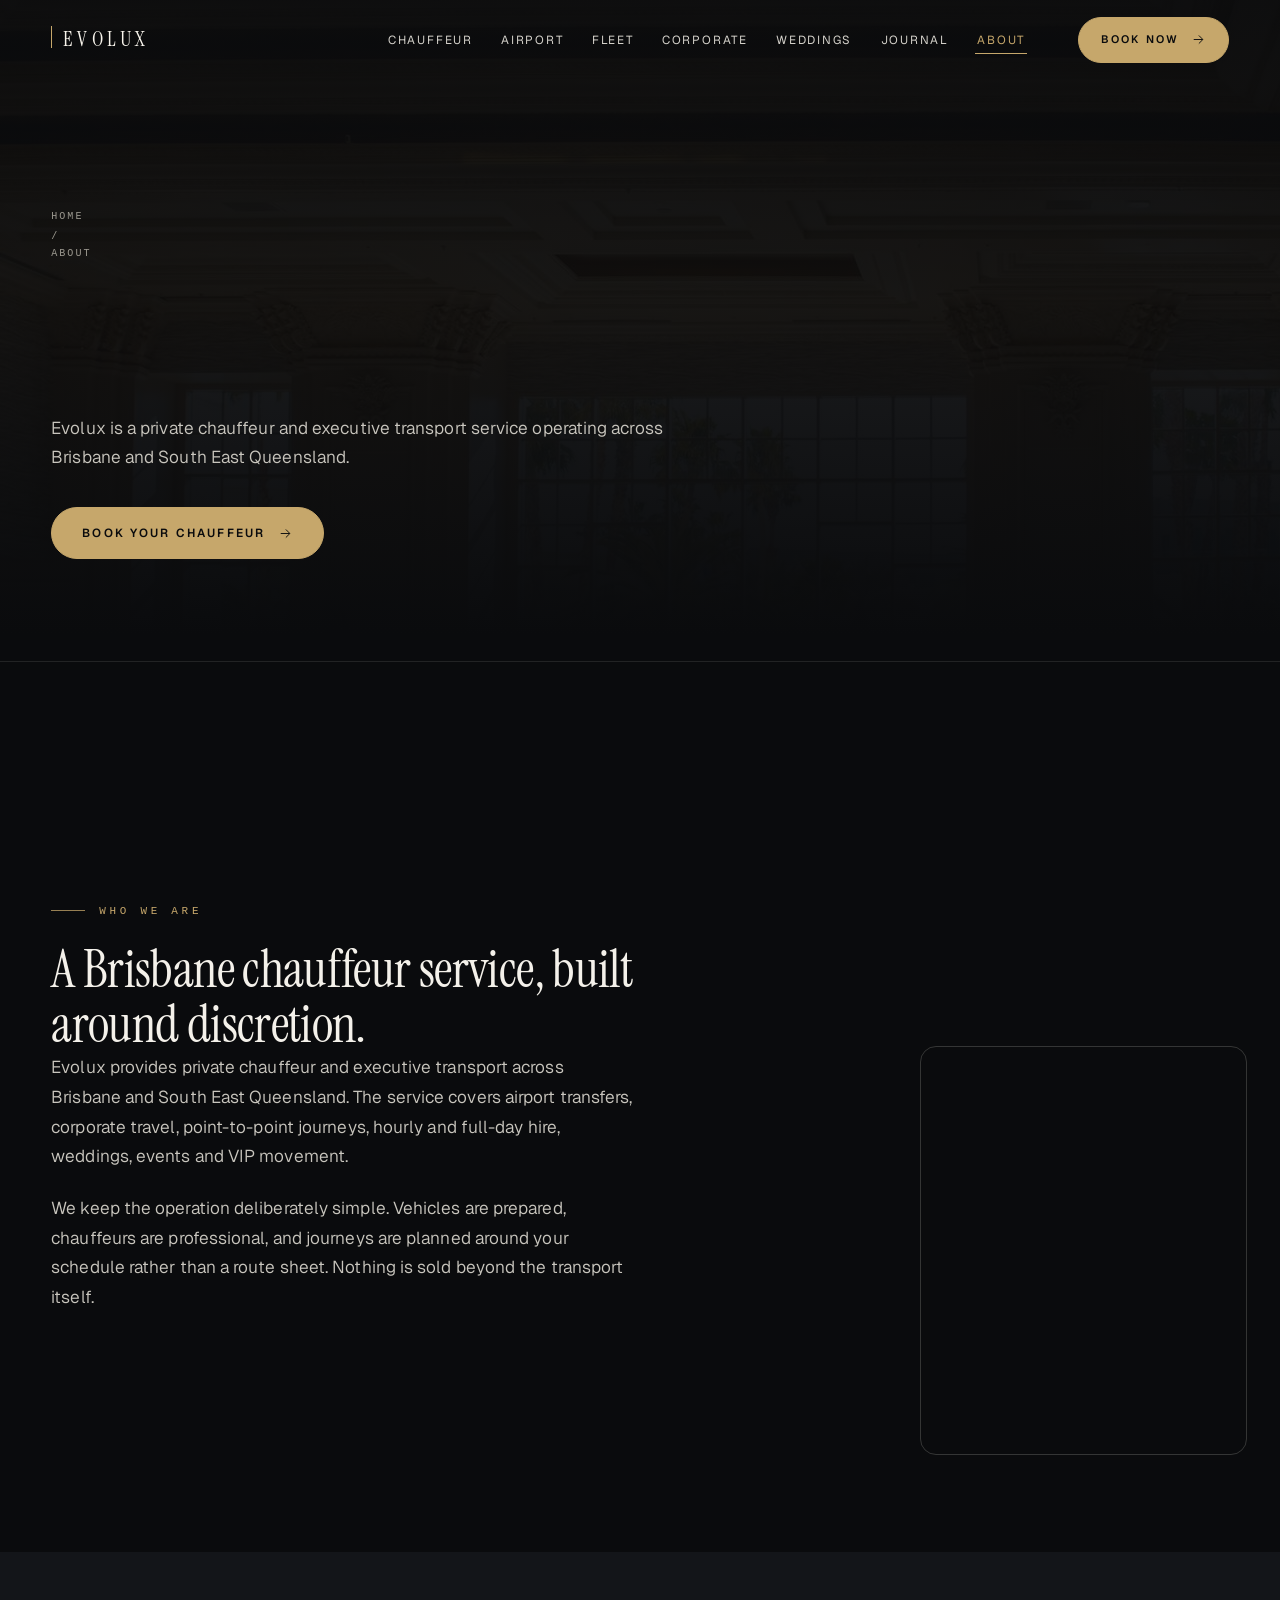
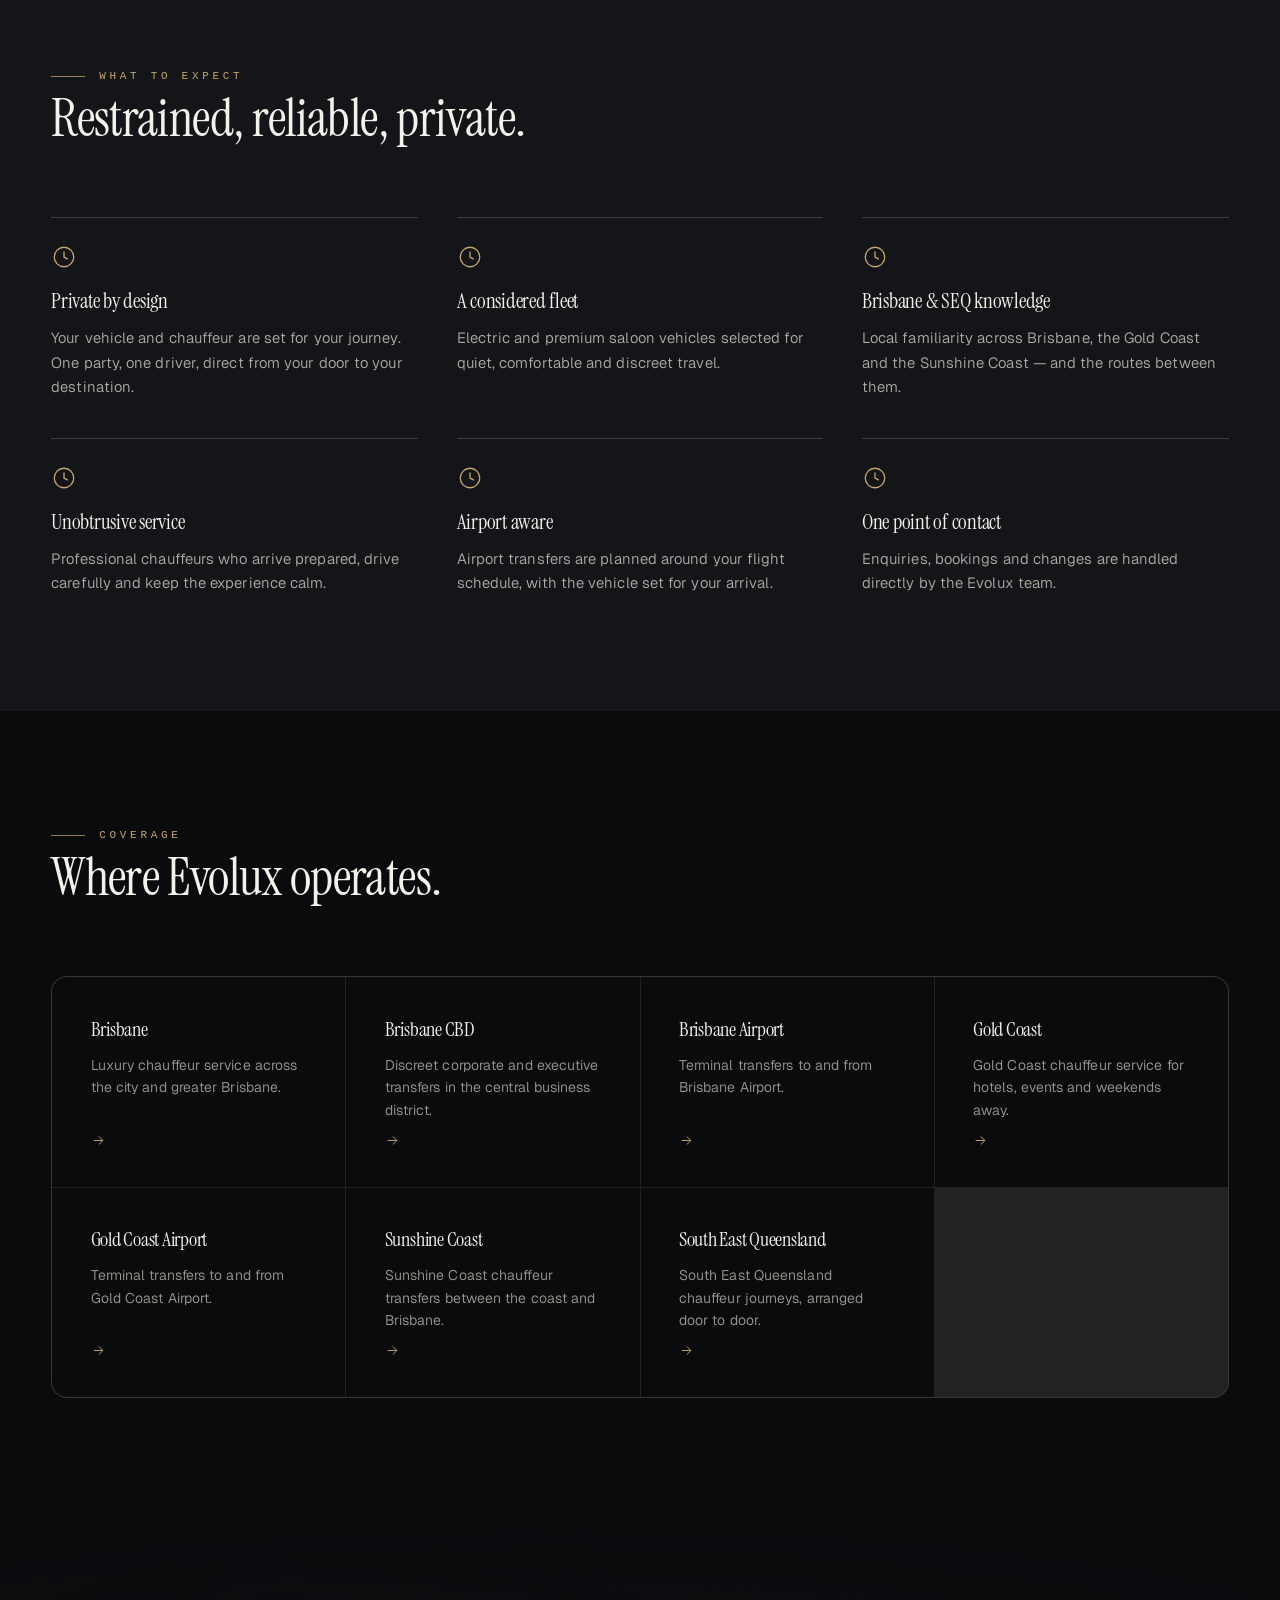
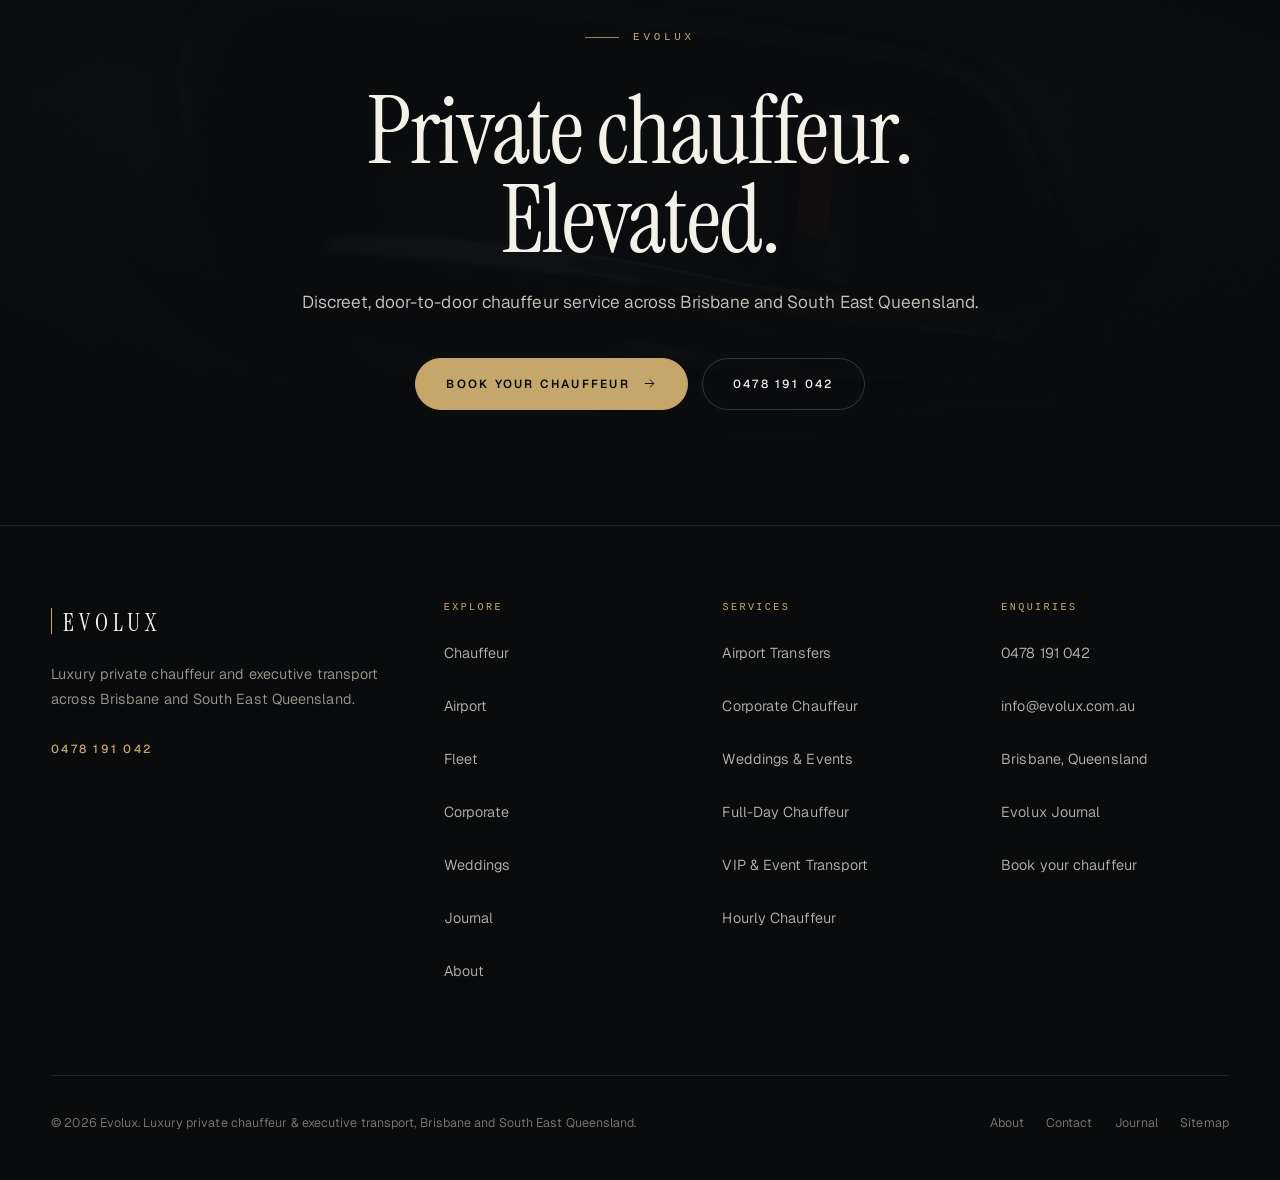
<file: about.html>
<!DOCTYPE html>
<html lang="en-AU">
<head>
<meta charset="utf-8">
<meta name="viewport" content="width=device-width, initial-scale=1">
<title>About Evolux — Private Chauffeur in Brisbane</title>
<meta name="description" content="Evolux is a private chauffeur and executive transport service across Brisbane and South East Queensland, covering airport transfers, corporate travel, weddings and VIP movement.">
<link rel="canonical" href="https://evoluxbrisbane.github.io/about.html">
<meta name="theme-color" content="#0a0b0d">
<meta name="robots" content="index, follow, max-image-preview:large">
<meta property="og:type" content="website">
<meta property="og:site_name" content="Evolux">
<meta property="og:locale" content="en_AU">
<meta property="og:title" content="About Evolux — Private Chauffeur in Brisbane">
<meta property="og:description" content="Evolux is a private chauffeur and executive transport service across Brisbane and South East Queensland, covering airport transfers, corporate travel, weddings and VIP movement.">
<meta property="og:url" content="https://evoluxbrisbane.github.io/about.html">
<meta property="og:image" content="https://evoluxbrisbane.github.io/assets/icons/og-image.png">
<meta property="og:image:width" content="1200">
<meta property="og:image:height" content="630">
<meta name="twitter:card" content="summary_large_image">
<meta name="twitter:title" content="About Evolux — Private Chauffeur in Brisbane">
<meta name="twitter:description" content="Evolux is a private chauffeur and executive transport service across Brisbane and South East Queensland, covering airport transfers, corporate travel, weddings and VIP movement.">
<meta name="twitter:image" content="https://evoluxbrisbane.github.io/assets/icons/og-image.png">
<link rel="icon" href="assets/icons/favicon.svg" type="image/svg+xml">
<link rel="icon" href="assets/icons/favicon-32.png" sizes="32x32" type="image/png">
<link rel="apple-touch-icon" href="assets/icons/apple-touch-icon.png">
<link rel="manifest" href="manifest.webmanifest">
<link rel="preconnect" href="https://fonts.googleapis.com">
<link rel="preconnect" href="https://fonts.gstatic.com" crossorigin>
<link rel="preload" as="style" href="https://fonts.googleapis.com/css2?family=Geist:wght@200;300;400;500&family=Instrument+Serif:ital@0;1&display=swap">
<link rel="stylesheet" href="https://fonts.googleapis.com/css2?family=Geist:wght@200;300;400;500&family=Instrument+Serif:ital@0;1&display=swap" media="print" onload="this.media='all'">
<noscript><link rel="stylesheet" href="https://fonts.googleapis.com/css2?family=Geist:wght@200;300;400;500&family=Instrument+Serif:ital@0;1&display=swap"></noscript>
<link rel="stylesheet" href="css/theme.css">
<script type="application/ld+json">{"@context": "https://schema.org", "@graph": [{"@type": "Organization", "@id": "https://evoluxbrisbane.github.io/#org", "name": "Evolux", "url": "https://evoluxbrisbane.github.io", "logo": "https://evoluxbrisbane.github.io/assets/icons/icon-512.png", "email": "info@evolux.com.au", "telephone": "0478 191 042", "description": "Luxury private chauffeur and executive transport across Brisbane and South East Queensland."}, {"@type": "LocalBusiness", "@id": "https://evoluxbrisbane.github.io/#business", "name": "Evolux", "url": "https://evoluxbrisbane.github.io", "telephone": "0478 191 042", "email": "info@evolux.com.au", "image": "https://evoluxbrisbane.github.io/assets/icons/og-image.png", "logo": "https://evoluxbrisbane.github.io/assets/icons/icon-512.png", "parentOrganization": {"@id": "https://evoluxbrisbane.github.io/#org"}, "address": {"@type": "PostalAddress", "addressLocality": "Brisbane", "addressRegion": "Queensland", "addressCountry": "AU"}, "areaServed": {"@type": "State", "name": "Queensland"}, "description": "Luxury private chauffeur and executive transport across Brisbane and South East Queensland."}, {"@type": "WebSite", "@id": "https://evoluxbrisbane.github.io/#website", "url": "https://evoluxbrisbane.github.io", "name": "Evolux", "publisher": {"@id": "https://evoluxbrisbane.github.io/#org"}, "inLanguage": "en-AU"}, {"@type": "WebPage", "@id": "https://evoluxbrisbane.github.io/about.html#webpage", "url": "https://evoluxbrisbane.github.io/about.html", "name": "About Evolux — Private Chauffeur in Brisbane", "description": "Evolux is a private chauffeur and executive transport service across Brisbane and South East Queensland, covering airport transfers, corporate travel, weddings and VIP movement.", "isPartOf": {"@id": "https://evoluxbrisbane.github.io/#website"}, "about": {"@id": "https://evoluxbrisbane.github.io/#business"}, "inLanguage": "en-AU"}, {"@type": "BreadcrumbList", "itemListElement": [{"@type": "ListItem", "position": 1, "name": "Home", "item": "https://evoluxbrisbane.github.io/"}, {"@type": "ListItem", "position": 2, "name": "About Evolux", "item": "https://evoluxbrisbane.github.io/about.html"}]}]}</script>
</head>
<body>
<a class="skip-link" href="#main">Skip to main content</a>
<header class="hdr">
  <div class="wrap hdr__in">
    <a class="brand" href="https://evoluxbrisbane.github.io/" aria-label="Evolux — home">
      <span class="brand__mark">EVOLUX</span>
    </a>
    <nav class="nav" aria-label="Primary">
      <ul class="nav__list"><li><a href="chauffeur.html">Chauffeur</a></li><li><a href="airport.html">Airport</a></li><li><a href="fleet.html">Fleet</a></li><li><a href="corporate.html">Corporate</a></li><li><a href="weddings.html">Weddings</a></li><li><a href="journal.html">Journal</a></li><li><a href="about.html">About</a></li></ul>
    </nav>
    <a class="btn btn--solid btn--sm hdr__cta" href="https://evolux.com.au/book-your-chauffeur">
      <span>Book Now</span><svg class="arw" viewBox="0 0 24 24" fill="none" stroke="currentColor" stroke-width="1.5" aria-hidden="true"><path d="M5 12h13M13 6l6 6-6 6" stroke-linecap="round" stroke-linejoin="round"/></svg></a>
    <button class="burger" type="button" aria-expanded="false" aria-controls="mobnav" aria-label="Open menu">
      <span></span><span></span><span></span>
    </button>
  </div>
</header>
<div class="mobnav" id="mobnav">
  <ul class="mobnav__list"><li><a href="chauffeur.html">Chauffeur<span>01</span></a></li><li><a href="airport.html">Airport<span>02</span></a></li><li><a href="fleet.html">Fleet<span>03</span></a></li><li><a href="corporate.html">Corporate<span>04</span></a></li><li><a href="weddings.html">Weddings<span>05</span></a></li><li><a href="journal.html">Journal<span>06</span></a></li><li><a href="about.html">About<span>07</span></a></li></ul>
  <div class="mobnav__foot">
    <a class="btn btn--solid" href="https://evolux.com.au/book-your-chauffeur"><span>Book Now</span><svg class="arw" viewBox="0 0 24 24" fill="none" stroke="currentColor" stroke-width="1.5" aria-hidden="true"><path d="M5 12h13M13 6l6 6-6 6" stroke-linecap="round" stroke-linejoin="round"/></svg></a>
    <a class="btn" href="tel:+6178191042"><span>0478 191 042</span></a>
  </div>
</div>
<main id="main">
<section class="phero">
  <div class="phero__bg"><img src="assets/images/svc-hotel-1280.jpg" srcset="assets/images/svc-hotel-720.jpg 720w, assets/images/svc-hotel-1280.jpg 1280w" sizes="100vw" alt="Evolux chauffeur service" width="1280" height="1830" loading="eager" decoding="async" fetchpriority="high"></div>
  <div class="phero__scrim"></div>
  <div class="wrap">
    <nav class="pagetop" aria-label="Breadcrumb"><ol class="crumbs"><li><a href="https://evoluxbrisbane.github.io/">Home</a></li><li aria-hidden="true">/</li><li aria-current="page">About</li></ol></nav>
    <h1 class="display phero__title" data-reveal="line">About Evolux.</h1>
    <p class="lede" data-reveal style="--d:120ms">Evolux is a private chauffeur and executive transport service operating across Brisbane and South East Queensland.</p>
    <div data-reveal style="--d:220ms">
      <a class="btn btn--solid" href="https://evolux.com.au/book-your-chauffeur"><span>Book your chauffeur</span><svg class="arw" viewBox="0 0 24 24" fill="none" stroke="currentColor" stroke-width="1.5" aria-hidden="true"><path d="M5 12h13M13 6l6 6-6 6" stroke-linecap="round" stroke-linejoin="round"/></svg></a>
    </div>
  </div>
</section>
<section class="band">
  <div class="wrap intro">
    <div class="intro__body">
      <p class="eyebrow" data-reveal>Who we are</p>
      <h2 data-reveal style="--d:60ms">A Brisbane chauffeur service, built around discretion.</h2>
      <div data-reveal style="--d:140ms">
        <p class="lede">Evolux provides private chauffeur and executive transport across Brisbane
          and South East Queensland. The service covers airport transfers, corporate travel,
          point-to-point journeys, hourly and full-day hire, weddings, events and VIP movement.</p>
        <p class="lede mt-24">We keep the operation deliberately simple. Vehicles are prepared,
          chauffeurs are professional, and journeys are planned around your schedule rather than
          a route sheet. Nothing is sold beyond the transport itself.</p>
      </div>
    </div>
    <div class="intro__fig" data-reveal="scale" style="--d:120ms">
      <img src="assets/images/svc-hotel-1280.jpg" srcset="assets/images/svc-hotel-720.jpg 720w, assets/images/svc-hotel-1280.jpg 1280w" sizes="(max-width:980px) 92vw, 42vw" alt="Evolux chauffeur on the Gold Coast" width="1280" height="1830" loading="lazy" decoding="async">
    </div>
  </div>
</section>
<section class="band band--alt">
  <div class="wrap">
    <div class="shead">
      <p class="eyebrow" data-reveal>What to expect</p>
      <div class="shead__row">
        <h2 data-reveal style="--d:60ms">Restrained, reliable, private.</h2>
      </div>
    </div>
    <div class="why"><div class="why__item" data-reveal><svg class="why__ic" viewBox="0 0 24 24" fill="none" stroke="currentColor" stroke-width="1.2" aria-hidden="true"><circle cx="12" cy="12" r="9"/><path d="M12 7v5l3.5 2"/></svg><h3>Private by design</h3><p>Your vehicle and chauffeur are set for your journey. One party, one driver, direct from your door to your destination.</p></div><div class="why__item" data-reveal><svg class="why__ic" viewBox="0 0 24 24" fill="none" stroke="currentColor" stroke-width="1.2" aria-hidden="true"><circle cx="12" cy="12" r="9"/><path d="M12 7v5l3.5 2"/></svg><h3>A considered fleet</h3><p>Electric and premium saloon vehicles selected for quiet, comfortable and discreet travel.</p></div><div class="why__item" data-reveal><svg class="why__ic" viewBox="0 0 24 24" fill="none" stroke="currentColor" stroke-width="1.2" aria-hidden="true"><circle cx="12" cy="12" r="9"/><path d="M12 7v5l3.5 2"/></svg><h3>Brisbane &amp; SEQ knowledge</h3><p>Local familiarity across Brisbane, the Gold Coast and the Sunshine Coast — and the routes between them.</p></div><div class="why__item" data-reveal><svg class="why__ic" viewBox="0 0 24 24" fill="none" stroke="currentColor" stroke-width="1.2" aria-hidden="true"><circle cx="12" cy="12" r="9"/><path d="M12 7v5l3.5 2"/></svg><h3>Unobtrusive service</h3><p>Professional chauffeurs who arrive prepared, drive carefully and keep the experience calm.</p></div><div class="why__item" data-reveal><svg class="why__ic" viewBox="0 0 24 24" fill="none" stroke="currentColor" stroke-width="1.2" aria-hidden="true"><circle cx="12" cy="12" r="9"/><path d="M12 7v5l3.5 2"/></svg><h3>Airport aware</h3><p>Airport transfers are planned around your flight schedule, with the vehicle set for your arrival.</p></div><div class="why__item" data-reveal><svg class="why__ic" viewBox="0 0 24 24" fill="none" stroke="currentColor" stroke-width="1.2" aria-hidden="true"><circle cx="12" cy="12" r="9"/><path d="M12 7v5l3.5 2"/></svg><h3>One point of contact</h3><p>Enquiries, bookings and changes are handled directly by the Evolux team.</p></div></div>
  </div>
</section>
<section class="band">
  <div class="wrap">
    <div class="shead">
      <p class="eyebrow" data-reveal>Coverage</p>
      <div class="shead__row">
        <h2 data-reveal style="--d:60ms">Where Evolux operates.</h2>
      </div>
    </div>
    <div class="cover"><a class="cover__cell" href="https://evoluxbrisbane.github.io/contact.html" data-reveal>
  <h3>Brisbane</h3><p>Luxury chauffeur service across the city and greater Brisbane.</p><svg class="arw" viewBox="0 0 24 24" fill="none" stroke="currentColor" stroke-width="1.5" aria-hidden="true"><path d="M5 12h13M13 6l6 6-6 6" stroke-linecap="round" stroke-linejoin="round"/></svg></a><a class="cover__cell" href="https://evoluxbrisbane.github.io/contact.html" data-reveal>
  <h3>Brisbane CBD</h3><p>Discreet corporate and executive transfers in the central business district.</p><svg class="arw" viewBox="0 0 24 24" fill="none" stroke="currentColor" stroke-width="1.5" aria-hidden="true"><path d="M5 12h13M13 6l6 6-6 6" stroke-linecap="round" stroke-linejoin="round"/></svg></a><a class="cover__cell" href="https://evoluxbrisbane.github.io/contact.html" data-reveal>
  <h3>Brisbane Airport</h3><p>Terminal transfers to and from Brisbane Airport.</p><svg class="arw" viewBox="0 0 24 24" fill="none" stroke="currentColor" stroke-width="1.5" aria-hidden="true"><path d="M5 12h13M13 6l6 6-6 6" stroke-linecap="round" stroke-linejoin="round"/></svg></a><a class="cover__cell" href="https://evoluxbrisbane.github.io/contact.html" data-reveal>
  <h3>Gold Coast</h3><p>Gold Coast chauffeur service for hotels, events and weekends away.</p><svg class="arw" viewBox="0 0 24 24" fill="none" stroke="currentColor" stroke-width="1.5" aria-hidden="true"><path d="M5 12h13M13 6l6 6-6 6" stroke-linecap="round" stroke-linejoin="round"/></svg></a><a class="cover__cell" href="https://evoluxbrisbane.github.io/contact.html" data-reveal>
  <h3>Gold Coast Airport</h3><p>Terminal transfers to and from Gold Coast Airport.</p><svg class="arw" viewBox="0 0 24 24" fill="none" stroke="currentColor" stroke-width="1.5" aria-hidden="true"><path d="M5 12h13M13 6l6 6-6 6" stroke-linecap="round" stroke-linejoin="round"/></svg></a><a class="cover__cell" href="https://evoluxbrisbane.github.io/contact.html" data-reveal>
  <h3>Sunshine Coast</h3><p>Sunshine Coast chauffeur transfers between the coast and Brisbane.</p><svg class="arw" viewBox="0 0 24 24" fill="none" stroke="currentColor" stroke-width="1.5" aria-hidden="true"><path d="M5 12h13M13 6l6 6-6 6" stroke-linecap="round" stroke-linejoin="round"/></svg></a><a class="cover__cell" href="https://evoluxbrisbane.github.io/contact.html" data-reveal>
  <h3>South East Queensland</h3><p>South East Queensland chauffeur journeys, arranged door to door.</p><svg class="arw" viewBox="0 0 24 24" fill="none" stroke="currentColor" stroke-width="1.5" aria-hidden="true"><path d="M5 12h13M13 6l6 6-6 6" stroke-linecap="round" stroke-linejoin="round"/></svg></a></div>
  </div>
</section>
<section class="final band">
  <div class="final__bg"><img src="assets/images/hero-private-1800.jpg" srcset="assets/images/hero-private-1280.jpg 1280w, assets/images/hero-private-1800.jpg 1400w" sizes="100vw" alt="" width="1400" height="930" loading="eager" decoding="async" fetchpriority="high"></div>
  <div class="final__scrim"></div>
  <div class="wrap final__in" data-reveal>
    <p class="eyebrow" style="justify-content:center">Evolux</p>
    <h2 class="display">Private chauffeur. Elevated.</h2>
    <p class="lede mx-auto">Discreet, door-to-door chauffeur service across Brisbane and South East Queensland.</p>
    <div class="final__cta">
      <a class="btn btn--solid" href="https://evolux.com.au/book-your-chauffeur"><span>Book your chauffeur</span><svg class="arw" viewBox="0 0 24 24" fill="none" stroke="currentColor" stroke-width="1.5" aria-hidden="true"><path d="M5 12h13M13 6l6 6-6 6" stroke-linecap="round" stroke-linejoin="round"/></svg></a>
      <a class="btn" href="tel:+6178191042"><span>0478 191 042</span></a>
    </div>
  </div>
</section>
</main>
<footer class="ftr">
  <div class="wrap">
    <div class="ftr__top">
      <div class="ftr__brand">
        <span class="brand__mark">EVOLUX</span>
        <p class="ftr__blurb">Luxury private chauffeur and executive transport across
          Brisbane and South East Queensland.</p>
        <p class="ftr__blurb" style="margin-top:18px">
          <a class="tlink" href="tel:+6178191042" style="min-height:44px"><span>0478 191 042</span></a>
        </p>
      </div>
      <div>
        <h2 class="ftr__h">Explore</h2>
        <ul class="ftr__list"><li><a href="chauffeur.html">Chauffeur</a></li><li><a href="airport.html">Airport</a></li><li><a href="fleet.html">Fleet</a></li><li><a href="corporate.html">Corporate</a></li><li><a href="weddings.html">Weddings</a></li><li><a href="journal.html">Journal</a></li><li><a href="about.html">About</a></li></ul>
      </div>
      <div>
        <h2 class="ftr__h">Services</h2>
        <ul class="ftr__list"><li><a href="airport.html">Airport Transfers</a></li><li><a href="corporate.html">Corporate Chauffeur</a></li><li><a href="weddings.html">Weddings & Events</a></li><li><a href="chauffeur.html">Full-Day Chauffeur</a></li><li><a href="chauffeur.html">VIP & Event Transport</a></li><li><a href="chauffeur.html">Hourly Chauffeur</a></li></ul>
      </div>
      <div>
        <h2 class="ftr__h">Enquiries</h2>
        <ul class="ftr__list">
          <li><a href="tel:+6178191042">0478 191 042</a></li>
          <li><a href="mailto:info@evolux.com.au">info@evolux.com.au</a></li>
          <li>Brisbane, Queensland</li>
          <li><a href="https://evoluxbrisbane.blogspot.com/">Evolux Journal</a></li>
          <li><a href="https://evolux.com.au/book-your-chauffeur">Book your chauffeur</a></li>
        </ul>
      </div>
    </div>
    <div class="ftr__bottom">
      <p class="ftr__fine">&copy; <span data-year>2026</span> Evolux. Luxury private chauffeur
        &amp; executive transport, Brisbane and South East Queensland.</p>
      <div class="ftr__legal">
        <a href="https://evoluxbrisbane.github.io/about.html">About</a>
        <a href="https://evoluxbrisbane.github.io/contact.html">Contact</a>
        <a href="https://evoluxbrisbane.blogspot.com/">Journal</a>
        <a href="https://evoluxbrisbane.github.io/sitemap.xml">Sitemap</a>
      </div>
    </div>
  </div>
</footer>
<script src="js/main.js" defer></script>
</body>
</html>
</file>
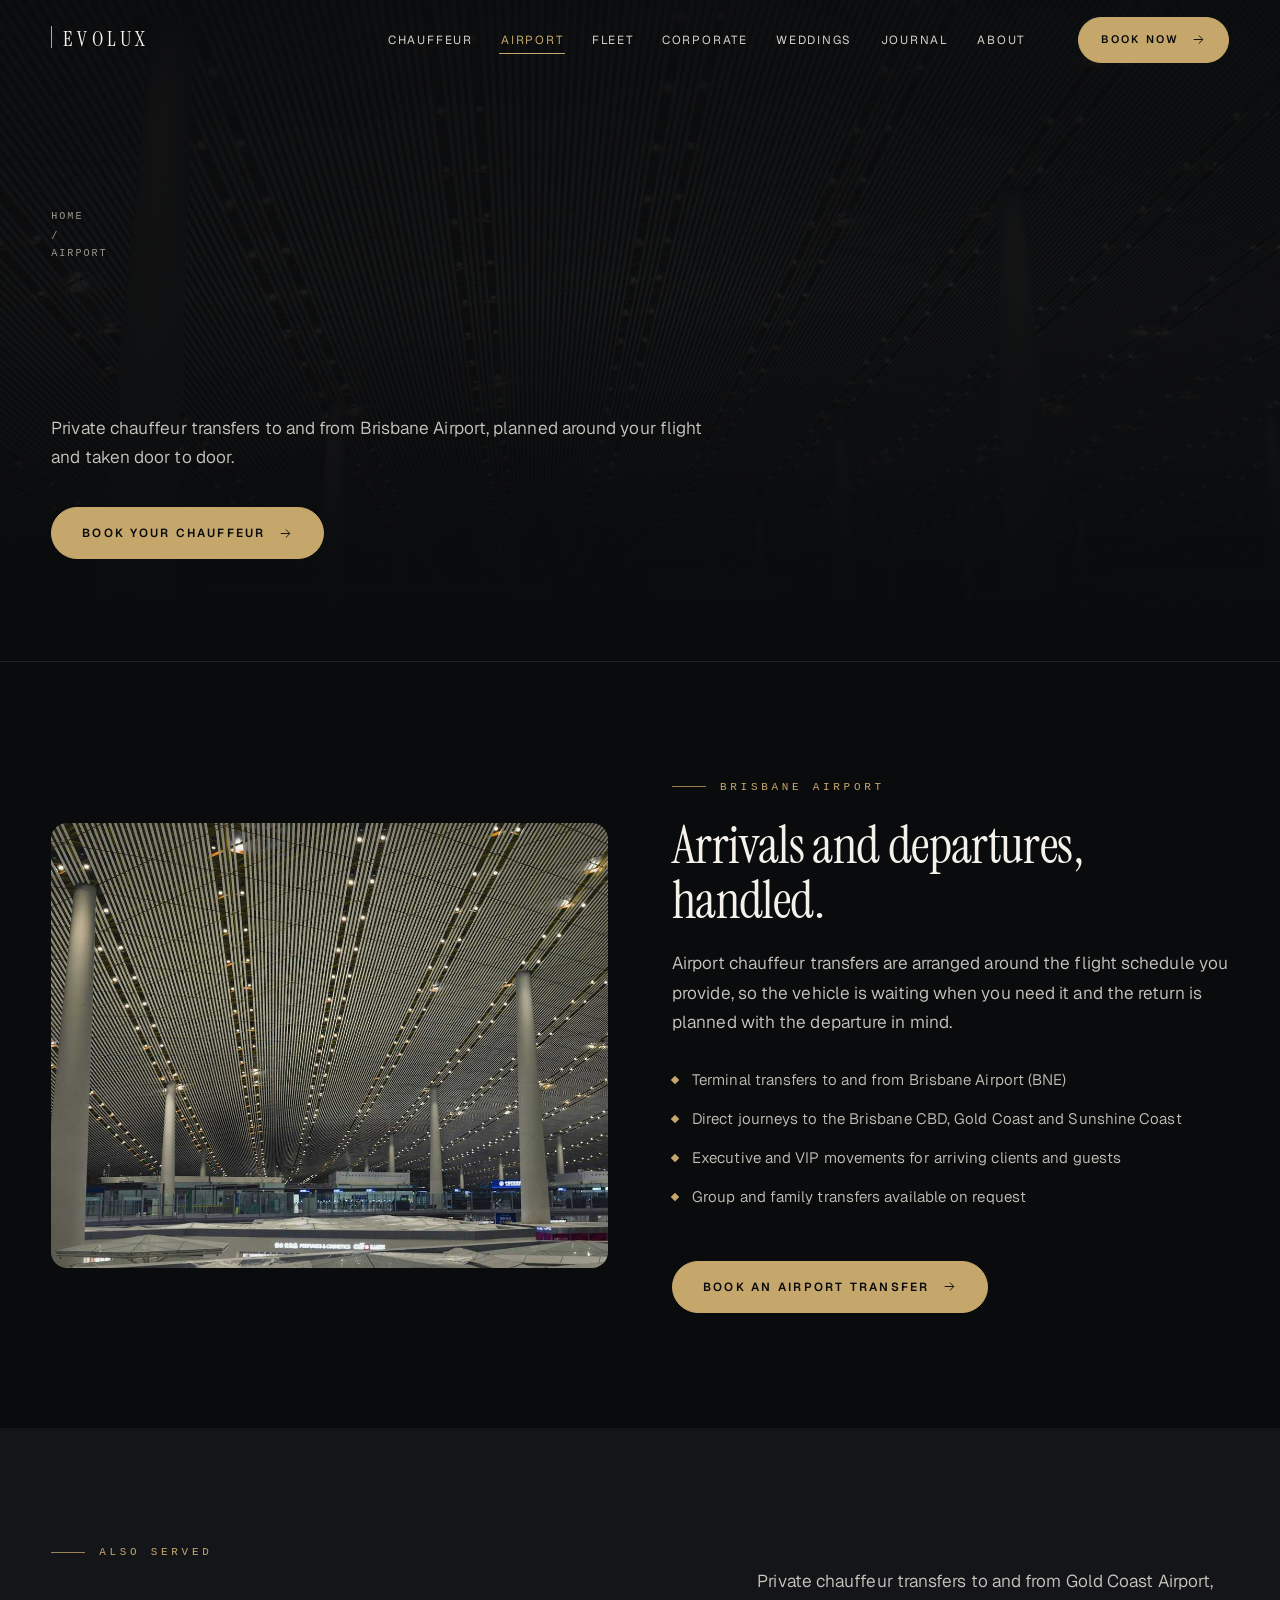
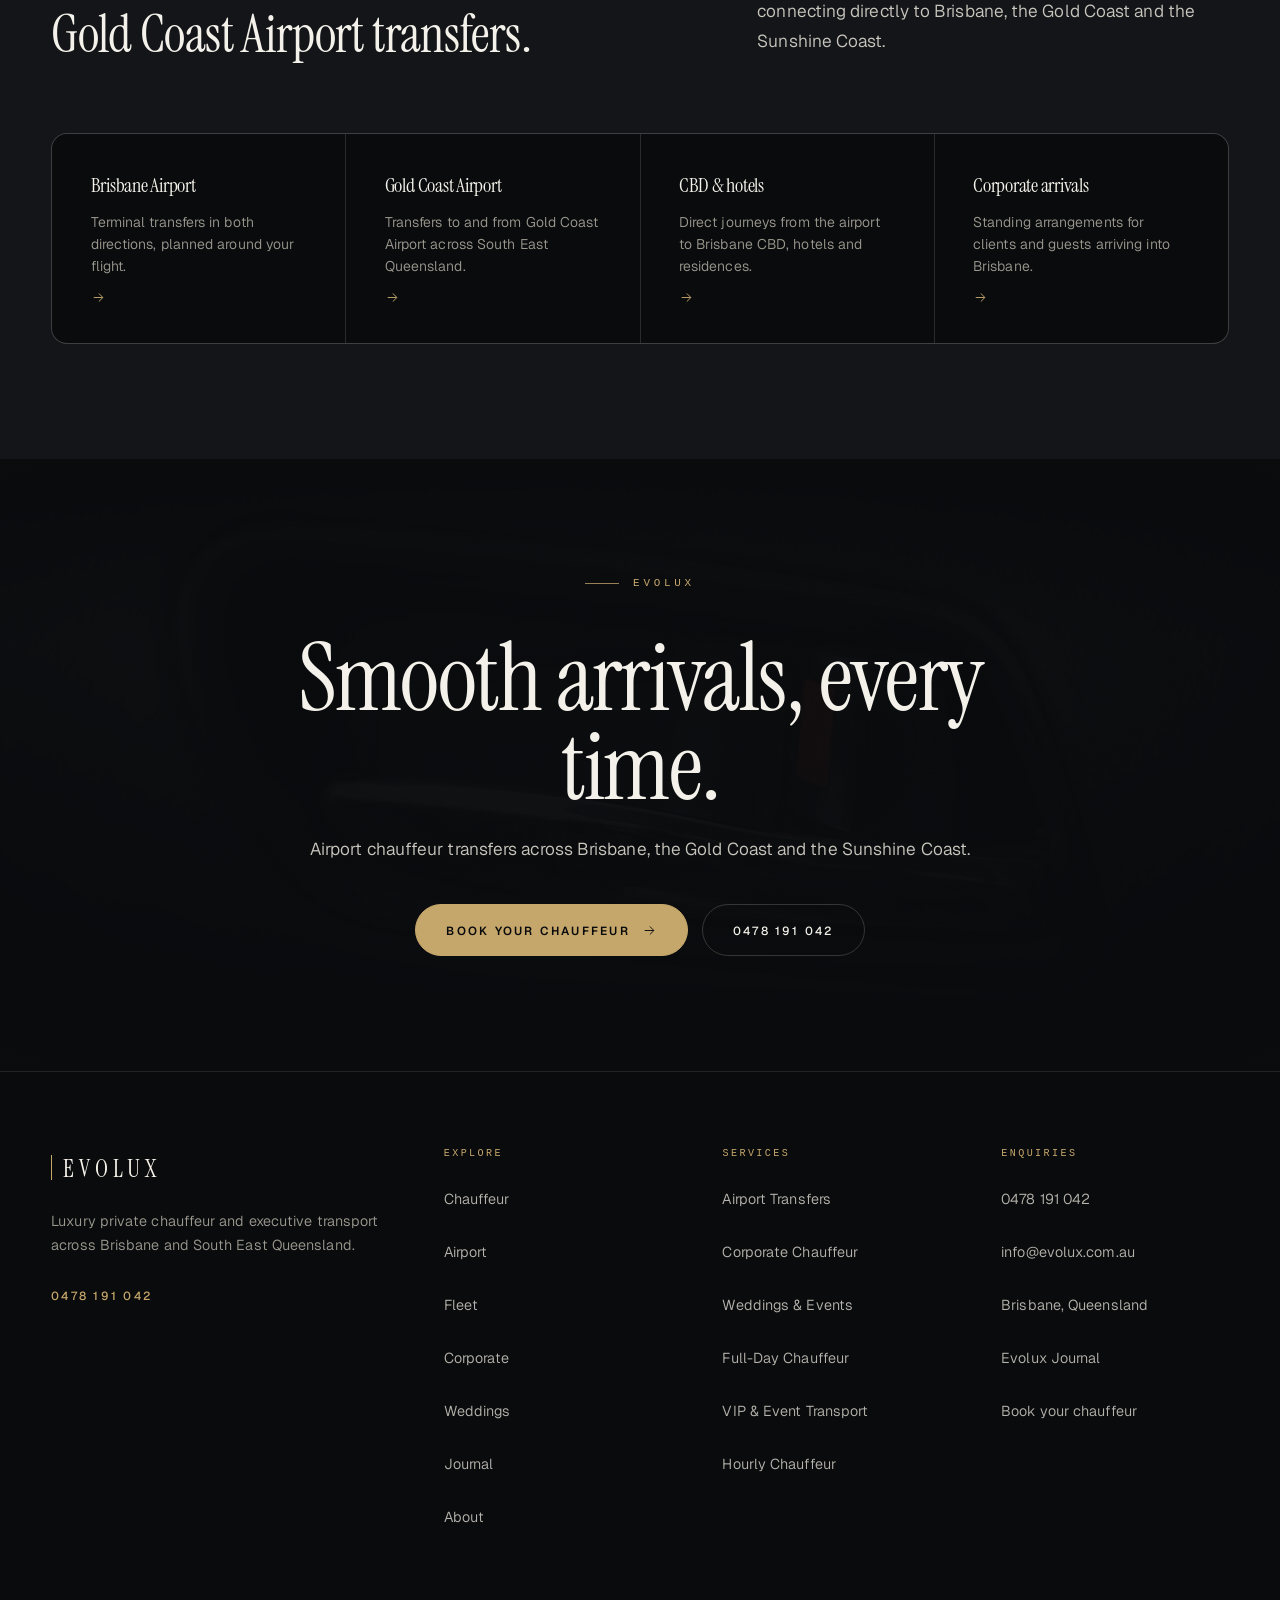
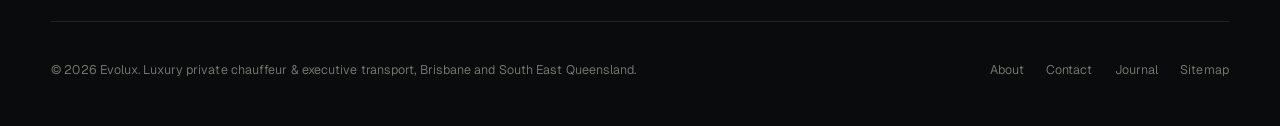
<file: airport.html>
<!DOCTYPE html>
<html lang="en-AU">
<head>
<meta charset="utf-8">
<meta name="viewport" content="width=device-width, initial-scale=1">
<title>Brisbane Airport Chauffeur Transfers | Evolux</title>
<meta name="description" content="Private Brisbane Airport chauffeur transfers to and from Brisbane Airport and Gold Coast Airport, planned around your flight and taken door to door.">
<link rel="canonical" href="https://evoluxbrisbane.github.io/airport.html">
<meta name="theme-color" content="#0a0b0d">
<meta name="robots" content="index, follow, max-image-preview:large">
<meta property="og:type" content="website">
<meta property="og:site_name" content="Evolux">
<meta property="og:locale" content="en_AU">
<meta property="og:title" content="Brisbane Airport Chauffeur Transfers | Evolux">
<meta property="og:description" content="Private Brisbane Airport chauffeur transfers to and from Brisbane Airport and Gold Coast Airport, planned around your flight and taken door to door.">
<meta property="og:url" content="https://evoluxbrisbane.github.io/airport.html">
<meta property="og:image" content="https://evoluxbrisbane.github.io/assets/icons/og-image.png">
<meta property="og:image:width" content="1200">
<meta property="og:image:height" content="630">
<meta name="twitter:card" content="summary_large_image">
<meta name="twitter:title" content="Brisbane Airport Chauffeur Transfers | Evolux">
<meta name="twitter:description" content="Private Brisbane Airport chauffeur transfers to and from Brisbane Airport and Gold Coast Airport, planned around your flight and taken door to door.">
<meta name="twitter:image" content="https://evoluxbrisbane.github.io/assets/icons/og-image.png">
<link rel="icon" href="assets/icons/favicon.svg" type="image/svg+xml">
<link rel="icon" href="assets/icons/favicon-32.png" sizes="32x32" type="image/png">
<link rel="apple-touch-icon" href="assets/icons/apple-touch-icon.png">
<link rel="manifest" href="manifest.webmanifest">
<link rel="preconnect" href="https://fonts.googleapis.com">
<link rel="preconnect" href="https://fonts.gstatic.com" crossorigin>
<link rel="preload" as="style" href="https://fonts.googleapis.com/css2?family=Geist:wght@200;300;400;500&family=Instrument+Serif:ital@0;1&display=swap">
<link rel="stylesheet" href="https://fonts.googleapis.com/css2?family=Geist:wght@200;300;400;500&family=Instrument+Serif:ital@0;1&display=swap" media="print" onload="this.media='all'">
<noscript><link rel="stylesheet" href="https://fonts.googleapis.com/css2?family=Geist:wght@200;300;400;500&family=Instrument+Serif:ital@0;1&display=swap"></noscript>
<link rel="stylesheet" href="css/theme.css">
<script type="application/ld+json">{"@context": "https://schema.org", "@graph": [{"@type": "Organization", "@id": "https://evoluxbrisbane.github.io/#org", "name": "Evolux", "url": "https://evoluxbrisbane.github.io", "logo": "https://evoluxbrisbane.github.io/assets/icons/icon-512.png", "email": "info@evolux.com.au", "telephone": "0478 191 042", "description": "Luxury private chauffeur and executive transport across Brisbane and South East Queensland."}, {"@type": "LocalBusiness", "@id": "https://evoluxbrisbane.github.io/#business", "name": "Evolux", "url": "https://evoluxbrisbane.github.io", "telephone": "0478 191 042", "email": "info@evolux.com.au", "image": "https://evoluxbrisbane.github.io/assets/icons/og-image.png", "logo": "https://evoluxbrisbane.github.io/assets/icons/icon-512.png", "parentOrganization": {"@id": "https://evoluxbrisbane.github.io/#org"}, "address": {"@type": "PostalAddress", "addressLocality": "Brisbane", "addressRegion": "Queensland", "addressCountry": "AU"}, "areaServed": {"@type": "State", "name": "Queensland"}, "description": "Luxury private chauffeur and executive transport across Brisbane and South East Queensland."}, {"@type": "WebSite", "@id": "https://evoluxbrisbane.github.io/#website", "url": "https://evoluxbrisbane.github.io", "name": "Evolux", "publisher": {"@id": "https://evoluxbrisbane.github.io/#org"}, "inLanguage": "en-AU"}, {"@type": "WebPage", "@id": "https://evoluxbrisbane.github.io/airport.html#webpage", "url": "https://evoluxbrisbane.github.io/airport.html", "name": "Brisbane Airport Chauffeur Transfers | Evolux", "description": "Private Brisbane Airport chauffeur transfers to and from Brisbane Airport and Gold Coast Airport, planned around your flight and taken door to door.", "isPartOf": {"@id": "https://evoluxbrisbane.github.io/#website"}, "about": {"@id": "https://evoluxbrisbane.github.io/#business"}, "inLanguage": "en-AU"}, {"@type": "BreadcrumbList", "itemListElement": [{"@type": "ListItem", "position": 1, "name": "Home", "item": "https://evoluxbrisbane.github.io/"}, {"@type": "ListItem", "position": 2, "name": "Brisbane Airport Chauffeur Transfers | Evolux", "item": "https://evoluxbrisbane.github.io/airport.html"}]}]}</script>
</head>
<body>
<a class="skip-link" href="#main">Skip to main content</a>
<header class="hdr">
  <div class="wrap hdr__in">
    <a class="brand" href="https://evoluxbrisbane.github.io/" aria-label="Evolux — home">
      <span class="brand__mark">EVOLUX</span>
    </a>
    <nav class="nav" aria-label="Primary">
      <ul class="nav__list"><li><a href="chauffeur.html">Chauffeur</a></li><li><a href="airport.html">Airport</a></li><li><a href="fleet.html">Fleet</a></li><li><a href="corporate.html">Corporate</a></li><li><a href="weddings.html">Weddings</a></li><li><a href="journal.html">Journal</a></li><li><a href="about.html">About</a></li></ul>
    </nav>
    <a class="btn btn--solid btn--sm hdr__cta" href="https://evolux.com.au/book-your-chauffeur">
      <span>Book Now</span><svg class="arw" viewBox="0 0 24 24" fill="none" stroke="currentColor" stroke-width="1.5" aria-hidden="true"><path d="M5 12h13M13 6l6 6-6 6" stroke-linecap="round" stroke-linejoin="round"/></svg></a>
    <button class="burger" type="button" aria-expanded="false" aria-controls="mobnav" aria-label="Open menu">
      <span></span><span></span><span></span>
    </button>
  </div>
</header>
<div class="mobnav" id="mobnav">
  <ul class="mobnav__list"><li><a href="chauffeur.html">Chauffeur<span>01</span></a></li><li><a href="airport.html">Airport<span>02</span></a></li><li><a href="fleet.html">Fleet<span>03</span></a></li><li><a href="corporate.html">Corporate<span>04</span></a></li><li><a href="weddings.html">Weddings<span>05</span></a></li><li><a href="journal.html">Journal<span>06</span></a></li><li><a href="about.html">About<span>07</span></a></li></ul>
  <div class="mobnav__foot">
    <a class="btn btn--solid" href="https://evolux.com.au/book-your-chauffeur"><span>Book Now</span><svg class="arw" viewBox="0 0 24 24" fill="none" stroke="currentColor" stroke-width="1.5" aria-hidden="true"><path d="M5 12h13M13 6l6 6-6 6" stroke-linecap="round" stroke-linejoin="round"/></svg></a>
    <a class="btn" href="tel:+6178191042"><span>0478 191 042</span></a>
  </div>
</div>
<main id="main">
<section class="phero">
  <div class="phero__bg"><img src="assets/images/svc-airport-1280.jpg" srcset="assets/images/svc-airport-720.jpg 720w, assets/images/svc-airport-1280.jpg 1280w" sizes="100vw" alt="Brisbane Airport chauffeur transfer" width="1280" height="853" loading="eager" decoding="async" fetchpriority="high"></div>
  <div class="phero__scrim"></div>
  <div class="wrap">
    <nav class="pagetop" aria-label="Breadcrumb"><ol class="crumbs"><li><a href="https://evoluxbrisbane.github.io/">Home</a></li><li aria-hidden="true">/</li><li aria-current="page">Airport</li></ol></nav>
    <h1 class="display phero__title" data-reveal="line">Brisbane Airport transfers.</h1>
    <p class="lede" data-reveal style="--d:120ms">Private chauffeur transfers to and from Brisbane Airport, planned around your flight and taken door to door.</p>
    <div data-reveal style="--d:220ms">
      <a class="btn btn--solid" href="https://evolux.com.au/book-your-chauffeur"><span>Book your chauffeur</span><svg class="arw" viewBox="0 0 24 24" fill="none" stroke="currentColor" stroke-width="1.5" aria-hidden="true"><path d="M5 12h13M13 6l6 6-6 6" stroke-linecap="round" stroke-linejoin="round"/></svg></a>
    </div>
  </div>
</section>
<section class="band">
  <div class="wrap split">
    <div class="split__media" data-reveal="left">
      <img src="assets/images/hero-airport-1280.jpg" srcset="assets/images/hero-airport-1280.jpg 1280w, assets/images/hero-airport-1800.jpg 1800w" sizes="(max-width:980px) 92vw, 46vw" alt="Airport transfer with Evolux chauffeur" width="1800" height="1200" loading="lazy" decoding="async">
    </div>
    <div class="split__body">
      <p class="eyebrow" data-reveal>Brisbane Airport</p>
      <h2 data-reveal style="--d:60ms">Arrivals and departures, handled.</h2>
      <div data-reveal style="--d:140ms">
        <p class="lede">Airport chauffeur transfers are arranged around the flight schedule you
          provide, so the vehicle is waiting when you need it and the return is planned with the
          departure in mind.</p>
        <ul class="split__list">
          <li>Terminal transfers to and from Brisbane Airport (BNE)</li>
          <li>Direct journeys to the Brisbane CBD, Gold Coast and Sunshine Coast</li>
          <li>Executive and VIP movements for arriving clients and guests</li>
          <li>Group and family transfers available on request</li>
        </ul>
        <a class="btn btn--solid" href="https://evolux.com.au/book-your-chauffeur"><span>Book an airport transfer</span><svg class="arw" viewBox="0 0 24 24" fill="none" stroke="currentColor" stroke-width="1.5" aria-hidden="true"><path d="M5 12h13M13 6l6 6-6 6" stroke-linecap="round" stroke-linejoin="round"/></svg></a>
      </div>
    </div>
  </div>
</section>
<section class="band band--alt">
  <div class="wrap">
    <div class="shead">
      <p class="eyebrow" data-reveal>Also served</p>
      <div class="shead__row">
        <h2 data-reveal style="--d:60ms">Gold Coast Airport transfers.</h2>
        <p class="lede" data-reveal style="--d:140ms">Private chauffeur transfers to and from
          Gold Coast Airport, connecting directly to Brisbane, the Gold Coast and the Sunshine
          Coast.</p>
      </div>
    </div>
    <div class="cover">
      <a class="cover__cell" href="https://evoluxbrisbane.github.io/contact.html" data-reveal><h3>Brisbane Airport</h3>
        <p>Terminal transfers in both directions, planned around your flight.</p><svg class="arw" viewBox="0 0 24 24" fill="none" stroke="currentColor" stroke-width="1.5" aria-hidden="true"><path d="M5 12h13M13 6l6 6-6 6" stroke-linecap="round" stroke-linejoin="round"/></svg></a>
      <a class="cover__cell" href="https://evoluxbrisbane.github.io/contact.html" data-reveal style="--d:80ms"><h3>Gold Coast Airport</h3>
        <p>Transfers to and from Gold Coast Airport across South East Queensland.</p><svg class="arw" viewBox="0 0 24 24" fill="none" stroke="currentColor" stroke-width="1.5" aria-hidden="true"><path d="M5 12h13M13 6l6 6-6 6" stroke-linecap="round" stroke-linejoin="round"/></svg></a>
      <a class="cover__cell" href="https://evoluxbrisbane.github.io/contact.html" data-reveal style="--d:160ms"><h3>CBD &amp; hotels</h3>
        <p>Direct journeys from the airport to Brisbane CBD, hotels and residences.</p><svg class="arw" viewBox="0 0 24 24" fill="none" stroke="currentColor" stroke-width="1.5" aria-hidden="true"><path d="M5 12h13M13 6l6 6-6 6" stroke-linecap="round" stroke-linejoin="round"/></svg></a>
      <a class="cover__cell" href="https://evoluxbrisbane.github.io/contact.html" data-reveal style="--d:240ms"><h3>Corporate arrivals</h3>
        <p>Standing arrangements for clients and guests arriving into Brisbane.</p><svg class="arw" viewBox="0 0 24 24" fill="none" stroke="currentColor" stroke-width="1.5" aria-hidden="true"><path d="M5 12h13M13 6l6 6-6 6" stroke-linecap="round" stroke-linejoin="round"/></svg></a>
    </div>
  </div>
</section>
<section class="final band">
  <div class="final__bg"><img src="assets/images/hero-private-1800.jpg" srcset="assets/images/hero-private-1280.jpg 1280w, assets/images/hero-private-1800.jpg 1400w" sizes="100vw" alt="" width="1400" height="930" loading="eager" decoding="async" fetchpriority="high"></div>
  <div class="final__scrim"></div>
  <div class="wrap final__in" data-reveal>
    <p class="eyebrow" style="justify-content:center">Evolux</p>
    <h2 class="display">Smooth arrivals, every time.</h2>
    <p class="lede mx-auto">Airport chauffeur transfers across Brisbane, the Gold Coast and the Sunshine Coast.</p>
    <div class="final__cta">
      <a class="btn btn--solid" href="https://evolux.com.au/book-your-chauffeur"><span>Book your chauffeur</span><svg class="arw" viewBox="0 0 24 24" fill="none" stroke="currentColor" stroke-width="1.5" aria-hidden="true"><path d="M5 12h13M13 6l6 6-6 6" stroke-linecap="round" stroke-linejoin="round"/></svg></a>
      <a class="btn" href="tel:+6178191042"><span>0478 191 042</span></a>
    </div>
  </div>
</section>
</main>
<footer class="ftr">
  <div class="wrap">
    <div class="ftr__top">
      <div class="ftr__brand">
        <span class="brand__mark">EVOLUX</span>
        <p class="ftr__blurb">Luxury private chauffeur and executive transport across
          Brisbane and South East Queensland.</p>
        <p class="ftr__blurb" style="margin-top:18px">
          <a class="tlink" href="tel:+6178191042" style="min-height:44px"><span>0478 191 042</span></a>
        </p>
      </div>
      <div>
        <h2 class="ftr__h">Explore</h2>
        <ul class="ftr__list"><li><a href="chauffeur.html">Chauffeur</a></li><li><a href="airport.html">Airport</a></li><li><a href="fleet.html">Fleet</a></li><li><a href="corporate.html">Corporate</a></li><li><a href="weddings.html">Weddings</a></li><li><a href="journal.html">Journal</a></li><li><a href="about.html">About</a></li></ul>
      </div>
      <div>
        <h2 class="ftr__h">Services</h2>
        <ul class="ftr__list"><li><a href="airport.html">Airport Transfers</a></li><li><a href="corporate.html">Corporate Chauffeur</a></li><li><a href="weddings.html">Weddings & Events</a></li><li><a href="chauffeur.html">Full-Day Chauffeur</a></li><li><a href="chauffeur.html">VIP & Event Transport</a></li><li><a href="chauffeur.html">Hourly Chauffeur</a></li></ul>
      </div>
      <div>
        <h2 class="ftr__h">Enquiries</h2>
        <ul class="ftr__list">
          <li><a href="tel:+6178191042">0478 191 042</a></li>
          <li><a href="mailto:info@evolux.com.au">info@evolux.com.au</a></li>
          <li>Brisbane, Queensland</li>
          <li><a href="https://evoluxbrisbane.blogspot.com/">Evolux Journal</a></li>
          <li><a href="https://evolux.com.au/book-your-chauffeur">Book your chauffeur</a></li>
        </ul>
      </div>
    </div>
    <div class="ftr__bottom">
      <p class="ftr__fine">&copy; <span data-year>2026</span> Evolux. Luxury private chauffeur
        &amp; executive transport, Brisbane and South East Queensland.</p>
      <div class="ftr__legal">
        <a href="https://evoluxbrisbane.github.io/about.html">About</a>
        <a href="https://evoluxbrisbane.github.io/contact.html">Contact</a>
        <a href="https://evoluxbrisbane.blogspot.com/">Journal</a>
        <a href="https://evoluxbrisbane.github.io/sitemap.xml">Sitemap</a>
      </div>
    </div>
  </div>
</footer>
<script src="js/main.js" defer></script>
</body>
</html>
</file>
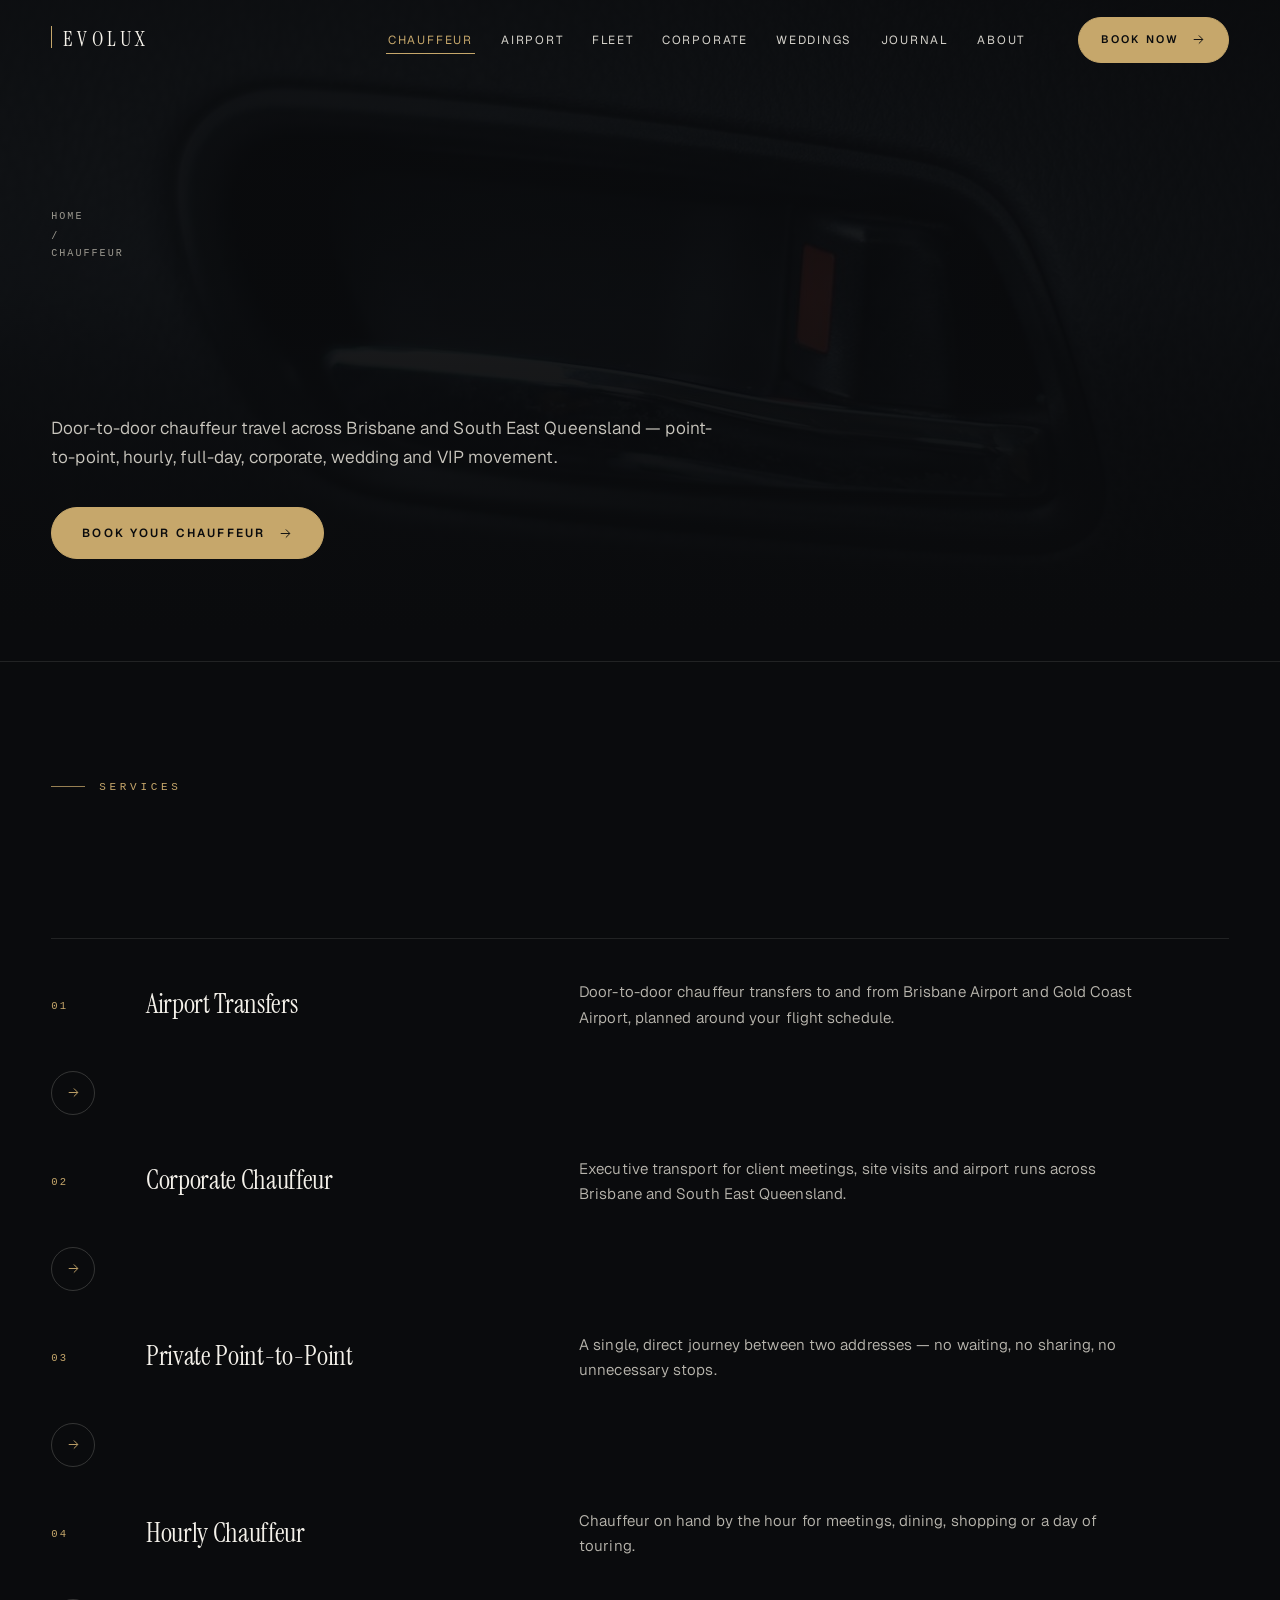
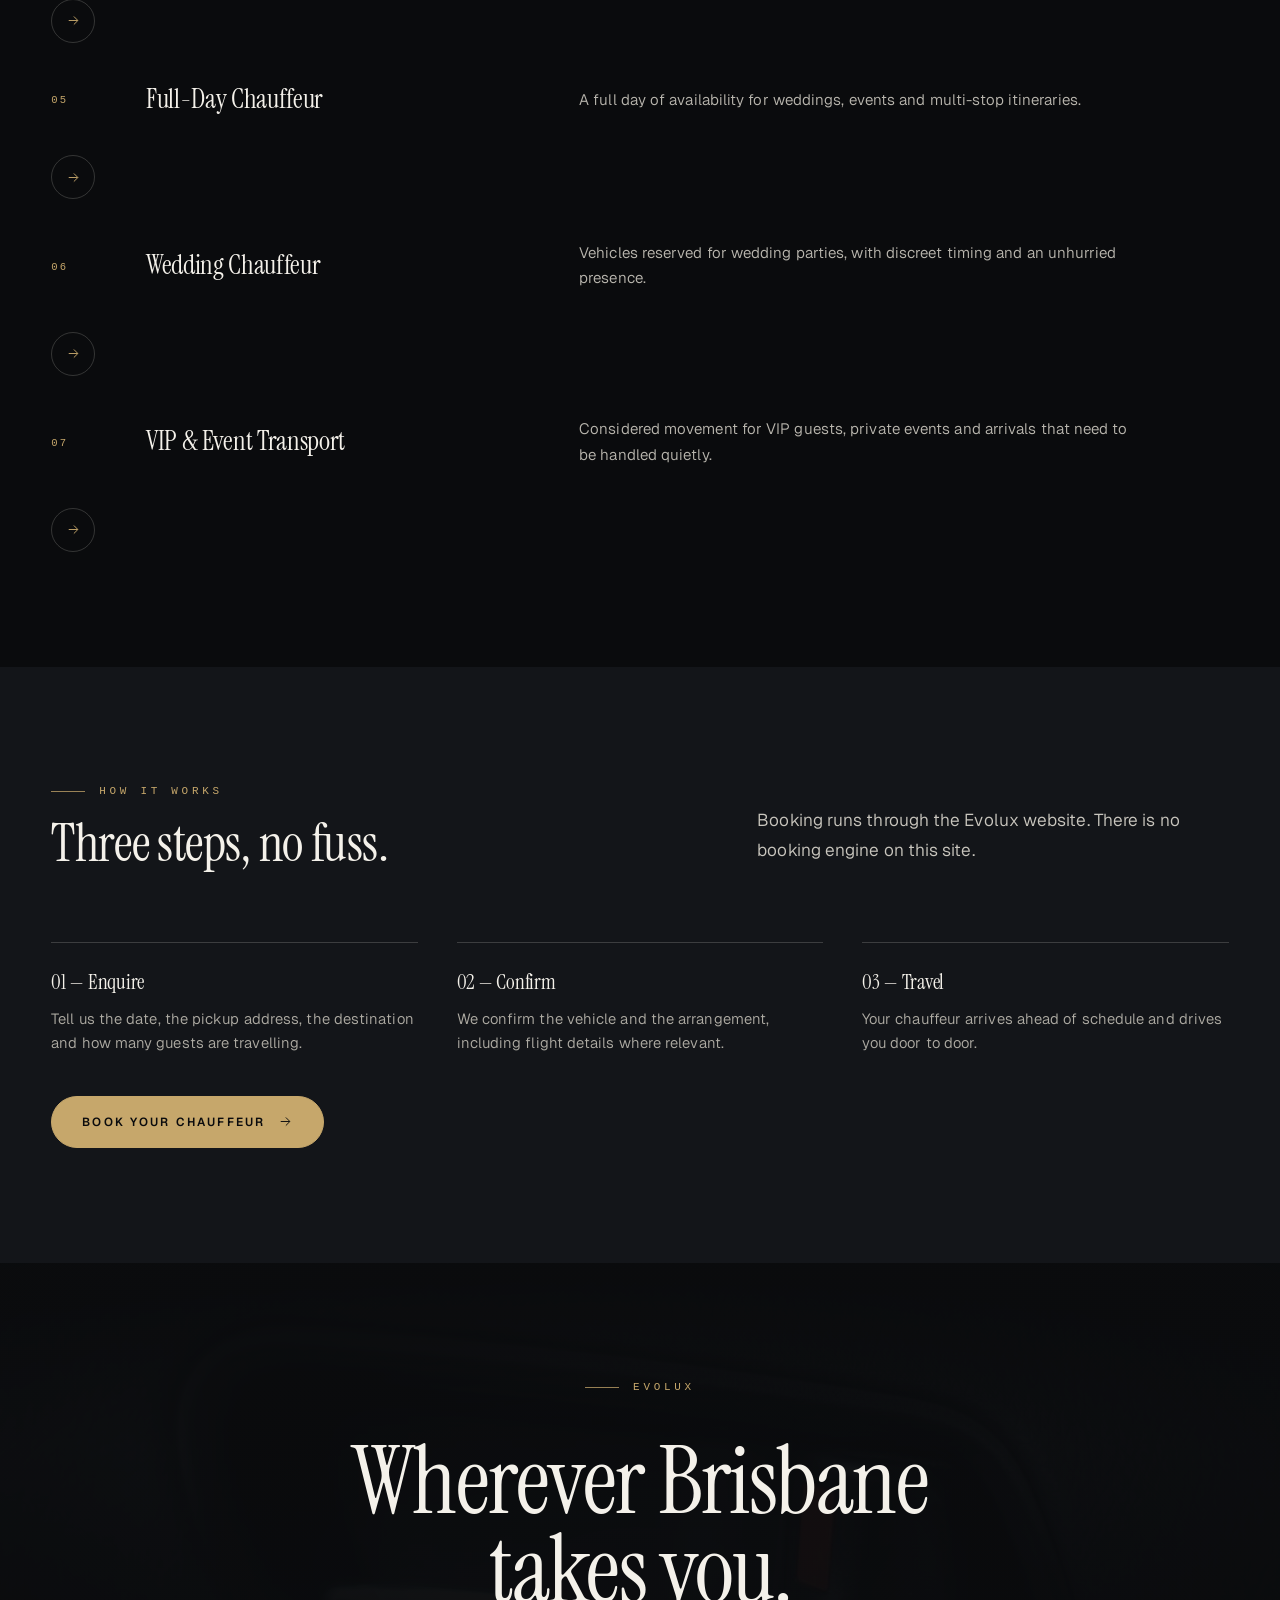
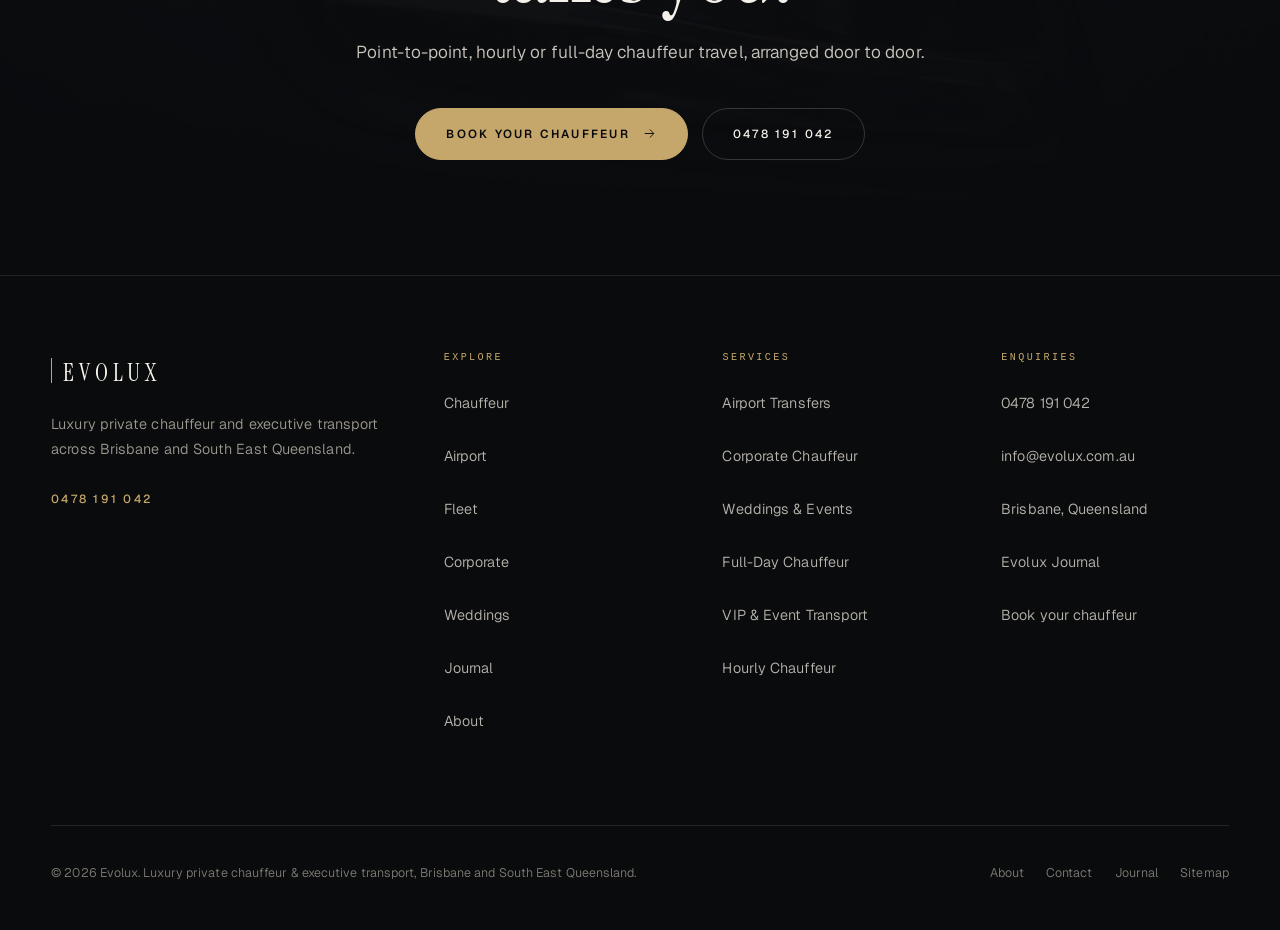
<file: chauffeur.html>
<!DOCTYPE html>
<html lang="en-AU">
<head>
<meta charset="utf-8">
<meta name="viewport" content="width=device-width, initial-scale=1">
<title>Chauffeur Services — Brisbane & South East Queensland | Evolux</title>
<meta name="description" content="Point-to-point, hourly, full-day, airport, corporate, wedding and VIP chauffeur services across Brisbane and South East Queensland. Book directly with Evolux.">
<link rel="canonical" href="https://evoluxbrisbane.github.io/chauffeur.html">
<meta name="theme-color" content="#0a0b0d">
<meta name="robots" content="index, follow, max-image-preview:large">
<meta property="og:type" content="website">
<meta property="og:site_name" content="Evolux">
<meta property="og:locale" content="en_AU">
<meta property="og:title" content="Chauffeur Services — Brisbane & South East Queensland | Evolux">
<meta property="og:description" content="Point-to-point, hourly, full-day, airport, corporate, wedding and VIP chauffeur services across Brisbane and South East Queensland. Book directly with Evolux.">
<meta property="og:url" content="https://evoluxbrisbane.github.io/chauffeur.html">
<meta property="og:image" content="https://evoluxbrisbane.github.io/assets/icons/og-image.png">
<meta property="og:image:width" content="1200">
<meta property="og:image:height" content="630">
<meta name="twitter:card" content="summary_large_image">
<meta name="twitter:title" content="Chauffeur Services — Brisbane & South East Queensland | Evolux">
<meta name="twitter:description" content="Point-to-point, hourly, full-day, airport, corporate, wedding and VIP chauffeur services across Brisbane and South East Queensland. Book directly with Evolux.">
<meta name="twitter:image" content="https://evoluxbrisbane.github.io/assets/icons/og-image.png">
<link rel="icon" href="assets/icons/favicon.svg" type="image/svg+xml">
<link rel="icon" href="assets/icons/favicon-32.png" sizes="32x32" type="image/png">
<link rel="apple-touch-icon" href="assets/icons/apple-touch-icon.png">
<link rel="manifest" href="manifest.webmanifest">
<link rel="preconnect" href="https://fonts.googleapis.com">
<link rel="preconnect" href="https://fonts.gstatic.com" crossorigin>
<link rel="preload" as="style" href="https://fonts.googleapis.com/css2?family=Geist:wght@200;300;400;500&family=Instrument+Serif:ital@0;1&display=swap">
<link rel="stylesheet" href="https://fonts.googleapis.com/css2?family=Geist:wght@200;300;400;500&family=Instrument+Serif:ital@0;1&display=swap" media="print" onload="this.media='all'">
<noscript><link rel="stylesheet" href="https://fonts.googleapis.com/css2?family=Geist:wght@200;300;400;500&family=Instrument+Serif:ital@0;1&display=swap"></noscript>
<link rel="stylesheet" href="css/theme.css">
<script type="application/ld+json">{"@context": "https://schema.org", "@graph": [{"@type": "Organization", "@id": "https://evoluxbrisbane.github.io/#org", "name": "Evolux", "url": "https://evoluxbrisbane.github.io", "logo": "https://evoluxbrisbane.github.io/assets/icons/icon-512.png", "email": "info@evolux.com.au", "telephone": "0478 191 042", "description": "Luxury private chauffeur and executive transport across Brisbane and South East Queensland."}, {"@type": "LocalBusiness", "@id": "https://evoluxbrisbane.github.io/#business", "name": "Evolux", "url": "https://evoluxbrisbane.github.io", "telephone": "0478 191 042", "email": "info@evolux.com.au", "image": "https://evoluxbrisbane.github.io/assets/icons/og-image.png", "logo": "https://evoluxbrisbane.github.io/assets/icons/icon-512.png", "parentOrganization": {"@id": "https://evoluxbrisbane.github.io/#org"}, "address": {"@type": "PostalAddress", "addressLocality": "Brisbane", "addressRegion": "Queensland", "addressCountry": "AU"}, "areaServed": {"@type": "State", "name": "Queensland"}, "description": "Luxury private chauffeur and executive transport across Brisbane and South East Queensland."}, {"@type": "WebSite", "@id": "https://evoluxbrisbane.github.io/#website", "url": "https://evoluxbrisbane.github.io", "name": "Evolux", "publisher": {"@id": "https://evoluxbrisbane.github.io/#org"}, "inLanguage": "en-AU"}, {"@type": "WebPage", "@id": "https://evoluxbrisbane.github.io/chauffeur.html#webpage", "url": "https://evoluxbrisbane.github.io/chauffeur.html", "name": "Chauffeur Services — Brisbane & South East Queensland | Evolux", "description": "Point-to-point, hourly, full-day, airport, corporate, wedding and VIP chauffeur services across Brisbane and South East Queensland. Book directly with Evolux.", "isPartOf": {"@id": "https://evoluxbrisbane.github.io/#website"}, "about": {"@id": "https://evoluxbrisbane.github.io/#business"}, "inLanguage": "en-AU"}, {"@type": "BreadcrumbList", "itemListElement": [{"@type": "ListItem", "position": 1, "name": "Home", "item": "https://evoluxbrisbane.github.io/"}, {"@type": "ListItem", "position": 2, "name": "Chauffeur Services", "item": "https://evoluxbrisbane.github.io/chauffeur.html"}]}]}</script>
</head>
<body>
<a class="skip-link" href="#main">Skip to main content</a>
<header class="hdr">
  <div class="wrap hdr__in">
    <a class="brand" href="https://evoluxbrisbane.github.io/" aria-label="Evolux — home">
      <span class="brand__mark">EVOLUX</span>
    </a>
    <nav class="nav" aria-label="Primary">
      <ul class="nav__list"><li><a href="chauffeur.html">Chauffeur</a></li><li><a href="airport.html">Airport</a></li><li><a href="fleet.html">Fleet</a></li><li><a href="corporate.html">Corporate</a></li><li><a href="weddings.html">Weddings</a></li><li><a href="journal.html">Journal</a></li><li><a href="about.html">About</a></li></ul>
    </nav>
    <a class="btn btn--solid btn--sm hdr__cta" href="https://evolux.com.au/book-your-chauffeur">
      <span>Book Now</span><svg class="arw" viewBox="0 0 24 24" fill="none" stroke="currentColor" stroke-width="1.5" aria-hidden="true"><path d="M5 12h13M13 6l6 6-6 6" stroke-linecap="round" stroke-linejoin="round"/></svg></a>
    <button class="burger" type="button" aria-expanded="false" aria-controls="mobnav" aria-label="Open menu">
      <span></span><span></span><span></span>
    </button>
  </div>
</header>
<div class="mobnav" id="mobnav">
  <ul class="mobnav__list"><li><a href="chauffeur.html">Chauffeur<span>01</span></a></li><li><a href="airport.html">Airport<span>02</span></a></li><li><a href="fleet.html">Fleet<span>03</span></a></li><li><a href="corporate.html">Corporate<span>04</span></a></li><li><a href="weddings.html">Weddings<span>05</span></a></li><li><a href="journal.html">Journal<span>06</span></a></li><li><a href="about.html">About<span>07</span></a></li></ul>
  <div class="mobnav__foot">
    <a class="btn btn--solid" href="https://evolux.com.au/book-your-chauffeur"><span>Book Now</span><svg class="arw" viewBox="0 0 24 24" fill="none" stroke="currentColor" stroke-width="1.5" aria-hidden="true"><path d="M5 12h13M13 6l6 6-6 6" stroke-linecap="round" stroke-linejoin="round"/></svg></a>
    <a class="btn" href="tel:+6178191042"><span>0478 191 042</span></a>
  </div>
</div>
<main id="main">
<section class="phero">
  <div class="phero__bg"><img src="assets/images/svc-private-1280.jpg" srcset="assets/images/svc-private-720.jpg 720w, assets/images/svc-private-1280.jpg 1280w" sizes="100vw" alt="Evolux private chauffeur" width="1280" height="850" loading="eager" decoding="async" fetchpriority="high"></div>
  <div class="phero__scrim"></div>
  <div class="wrap">
    <nav class="pagetop" aria-label="Breadcrumb"><ol class="crumbs"><li><a href="https://evoluxbrisbane.github.io/">Home</a></li><li aria-hidden="true">/</li><li aria-current="page">Chauffeur</li></ol></nav>
    <h1 class="display phero__title" data-reveal="line">Chauffeur services.</h1>
    <p class="lede" data-reveal style="--d:120ms">Door-to-door chauffeur travel across Brisbane and South East Queensland — point-to-point, hourly, full-day, corporate, wedding and VIP movement.</p>
    <div data-reveal style="--d:220ms">
      <a class="btn btn--solid" href="https://evolux.com.au/book-your-chauffeur"><span>Book your chauffeur</span><svg class="arw" viewBox="0 0 24 24" fill="none" stroke="currentColor" stroke-width="1.5" aria-hidden="true"><path d="M5 12h13M13 6l6 6-6 6" stroke-linecap="round" stroke-linejoin="round"/></svg></a>
    </div>
  </div>
</section>
<section class="band">
  <div class="wrap">
    <div class="shead">
      <p class="eyebrow" data-reveal>Services</p>
      <div class="shead__row">
        <h2 data-reveal style="--d:60ms">Every kind of journey, booked directly.</h2>
        <p class="lede" data-reveal style="--d:140ms">Book by the journey or by the day. All
          services are arranged through Evolux and driven by a professional chauffeur.</p>
      </div>
    </div>
    <div class="svc"><a class="svc__row" href="airport.html" data-reveal><span class="svc__num">01</span><h3 class="svc__name">Airport Transfers</h3><p class="svc__desc">Door-to-door chauffeur transfers to and from Brisbane Airport and Gold Coast Airport, planned around your flight schedule.</p><a class="svc__go" href="airport.html" aria-label="Evolux Airport Transfers"><svg viewBox="0 0 24 24" fill="none" stroke="currentColor" stroke-width="1.5" aria-hidden="true"><path d="M5 12h13M13 6l6 6-6 6" stroke-linecap="round" stroke-linejoin="round"/></svg></a></a><a class="svc__row" href="corporate.html" data-reveal><span class="svc__num">02</span><h3 class="svc__name">Corporate Chauffeur</h3><p class="svc__desc">Executive transport for client meetings, site visits and airport runs across Brisbane and South East Queensland.</p><a class="svc__go" href="corporate.html" aria-label="Evolux Corporate Chauffeur"><svg viewBox="0 0 24 24" fill="none" stroke="currentColor" stroke-width="1.5" aria-hidden="true"><path d="M5 12h13M13 6l6 6-6 6" stroke-linecap="round" stroke-linejoin="round"/></svg></a></a><a class="svc__row" href="chauffeur.html" data-reveal><span class="svc__num">03</span><h3 class="svc__name">Private Point-to-Point</h3><p class="svc__desc">A single, direct journey between two addresses — no waiting, no sharing, no unnecessary stops.</p><a class="svc__go" href="chauffeur.html" aria-label="Evolux Private Point-to-Point"><svg viewBox="0 0 24 24" fill="none" stroke="currentColor" stroke-width="1.5" aria-hidden="true"><path d="M5 12h13M13 6l6 6-6 6" stroke-linecap="round" stroke-linejoin="round"/></svg></a></a><a class="svc__row" href="chauffeur.html" data-reveal><span class="svc__num">04</span><h3 class="svc__name">Hourly Chauffeur</h3><p class="svc__desc">Chauffeur on hand by the hour for meetings, dining, shopping or a day of touring.</p><a class="svc__go" href="chauffeur.html" aria-label="Evolux Hourly Chauffeur"><svg viewBox="0 0 24 24" fill="none" stroke="currentColor" stroke-width="1.5" aria-hidden="true"><path d="M5 12h13M13 6l6 6-6 6" stroke-linecap="round" stroke-linejoin="round"/></svg></a></a><a class="svc__row" href="chauffeur.html" data-reveal><span class="svc__num">05</span><h3 class="svc__name">Full-Day Chauffeur</h3><p class="svc__desc">A full day of availability for weddings, events and multi-stop itineraries.</p><a class="svc__go" href="chauffeur.html" aria-label="Evolux Full-Day Chauffeur"><svg viewBox="0 0 24 24" fill="none" stroke="currentColor" stroke-width="1.5" aria-hidden="true"><path d="M5 12h13M13 6l6 6-6 6" stroke-linecap="round" stroke-linejoin="round"/></svg></a></a><a class="svc__row" href="weddings.html" data-reveal><span class="svc__num">06</span><h3 class="svc__name">Wedding Chauffeur</h3><p class="svc__desc">Vehicles reserved for wedding parties, with discreet timing and an unhurried presence.</p><a class="svc__go" href="weddings.html" aria-label="Evolux Wedding Chauffeur"><svg viewBox="0 0 24 24" fill="none" stroke="currentColor" stroke-width="1.5" aria-hidden="true"><path d="M5 12h13M13 6l6 6-6 6" stroke-linecap="round" stroke-linejoin="round"/></svg></a></a><a class="svc__row" href="weddings.html" data-reveal><span class="svc__num">07</span><h3 class="svc__name">VIP & Event Transport</h3><p class="svc__desc">Considered movement for VIP guests, private events and arrivals that need to be handled quietly.</p><a class="svc__go" href="weddings.html" aria-label="Evolux VIP & Event Transport"><svg viewBox="0 0 24 24" fill="none" stroke="currentColor" stroke-width="1.5" aria-hidden="true"><path d="M5 12h13M13 6l6 6-6 6" stroke-linecap="round" stroke-linejoin="round"/></svg></a></a></div>
  </div>
</section>
<section class="band band--alt">
  <div class="wrap">
    <div class="shead">
      <p class="eyebrow" data-reveal>How it works</p>
      <div class="shead__row">
        <h2 data-reveal style="--d:60ms">Three steps, no fuss.</h2>
        <p class="lede" data-reveal style="--d:140ms">Booking runs through the Evolux website.
          There is no booking engine on this site.</p>
      </div>
    </div>
    <div class="why">
      <div class="why__item" data-reveal><h3>01 — Enquire</h3><p>Tell us the date, the pickup
        address, the destination and how many guests are travelling.</p></div>
      <div class="why__item" data-reveal style="--d:100ms"><h3>02 — Confirm</h3><p>We confirm the
        vehicle and the arrangement, including flight details where relevant.</p></div>
      <div class="why__item" data-reveal style="--d:200ms"><h3>03 — Travel</h3><p>Your chauffeur
        arrives ahead of schedule and drives you door to door.</p></div>
    </div>
    <p class="mt-40" data-reveal><a class="btn btn--solid" href="https://evolux.com.au/book-your-chauffeur"><span>Book your chauffeur</span><svg class="arw" viewBox="0 0 24 24" fill="none" stroke="currentColor" stroke-width="1.5" aria-hidden="true"><path d="M5 12h13M13 6l6 6-6 6" stroke-linecap="round" stroke-linejoin="round"/></svg></a></p>
  </div>
</section>
<section class="final band">
  <div class="final__bg"><img src="assets/images/hero-private-1800.jpg" srcset="assets/images/hero-private-1280.jpg 1280w, assets/images/hero-private-1800.jpg 1400w" sizes="100vw" alt="" width="1400" height="930" loading="eager" decoding="async" fetchpriority="high"></div>
  <div class="final__scrim"></div>
  <div class="wrap final__in" data-reveal>
    <p class="eyebrow" style="justify-content:center">Evolux</p>
    <h2 class="display">Wherever Brisbane takes you.</h2>
    <p class="lede mx-auto">Point-to-point, hourly or full-day chauffeur travel, arranged door to door.</p>
    <div class="final__cta">
      <a class="btn btn--solid" href="https://evolux.com.au/book-your-chauffeur"><span>Book your chauffeur</span><svg class="arw" viewBox="0 0 24 24" fill="none" stroke="currentColor" stroke-width="1.5" aria-hidden="true"><path d="M5 12h13M13 6l6 6-6 6" stroke-linecap="round" stroke-linejoin="round"/></svg></a>
      <a class="btn" href="tel:+6178191042"><span>0478 191 042</span></a>
    </div>
  </div>
</section>
</main>
<footer class="ftr">
  <div class="wrap">
    <div class="ftr__top">
      <div class="ftr__brand">
        <span class="brand__mark">EVOLUX</span>
        <p class="ftr__blurb">Luxury private chauffeur and executive transport across
          Brisbane and South East Queensland.</p>
        <p class="ftr__blurb" style="margin-top:18px">
          <a class="tlink" href="tel:+6178191042" style="min-height:44px"><span>0478 191 042</span></a>
        </p>
      </div>
      <div>
        <h2 class="ftr__h">Explore</h2>
        <ul class="ftr__list"><li><a href="chauffeur.html">Chauffeur</a></li><li><a href="airport.html">Airport</a></li><li><a href="fleet.html">Fleet</a></li><li><a href="corporate.html">Corporate</a></li><li><a href="weddings.html">Weddings</a></li><li><a href="journal.html">Journal</a></li><li><a href="about.html">About</a></li></ul>
      </div>
      <div>
        <h2 class="ftr__h">Services</h2>
        <ul class="ftr__list"><li><a href="airport.html">Airport Transfers</a></li><li><a href="corporate.html">Corporate Chauffeur</a></li><li><a href="weddings.html">Weddings & Events</a></li><li><a href="chauffeur.html">Full-Day Chauffeur</a></li><li><a href="chauffeur.html">VIP & Event Transport</a></li><li><a href="chauffeur.html">Hourly Chauffeur</a></li></ul>
      </div>
      <div>
        <h2 class="ftr__h">Enquiries</h2>
        <ul class="ftr__list">
          <li><a href="tel:+6178191042">0478 191 042</a></li>
          <li><a href="mailto:info@evolux.com.au">info@evolux.com.au</a></li>
          <li>Brisbane, Queensland</li>
          <li><a href="https://evoluxbrisbane.blogspot.com/">Evolux Journal</a></li>
          <li><a href="https://evolux.com.au/book-your-chauffeur">Book your chauffeur</a></li>
        </ul>
      </div>
    </div>
    <div class="ftr__bottom">
      <p class="ftr__fine">&copy; <span data-year>2026</span> Evolux. Luxury private chauffeur
        &amp; executive transport, Brisbane and South East Queensland.</p>
      <div class="ftr__legal">
        <a href="https://evoluxbrisbane.github.io/about.html">About</a>
        <a href="https://evoluxbrisbane.github.io/contact.html">Contact</a>
        <a href="https://evoluxbrisbane.blogspot.com/">Journal</a>
        <a href="https://evoluxbrisbane.github.io/sitemap.xml">Sitemap</a>
      </div>
    </div>
  </div>
</footer>
<script src="js/main.js" defer></script>
</body>
</html>
</file>
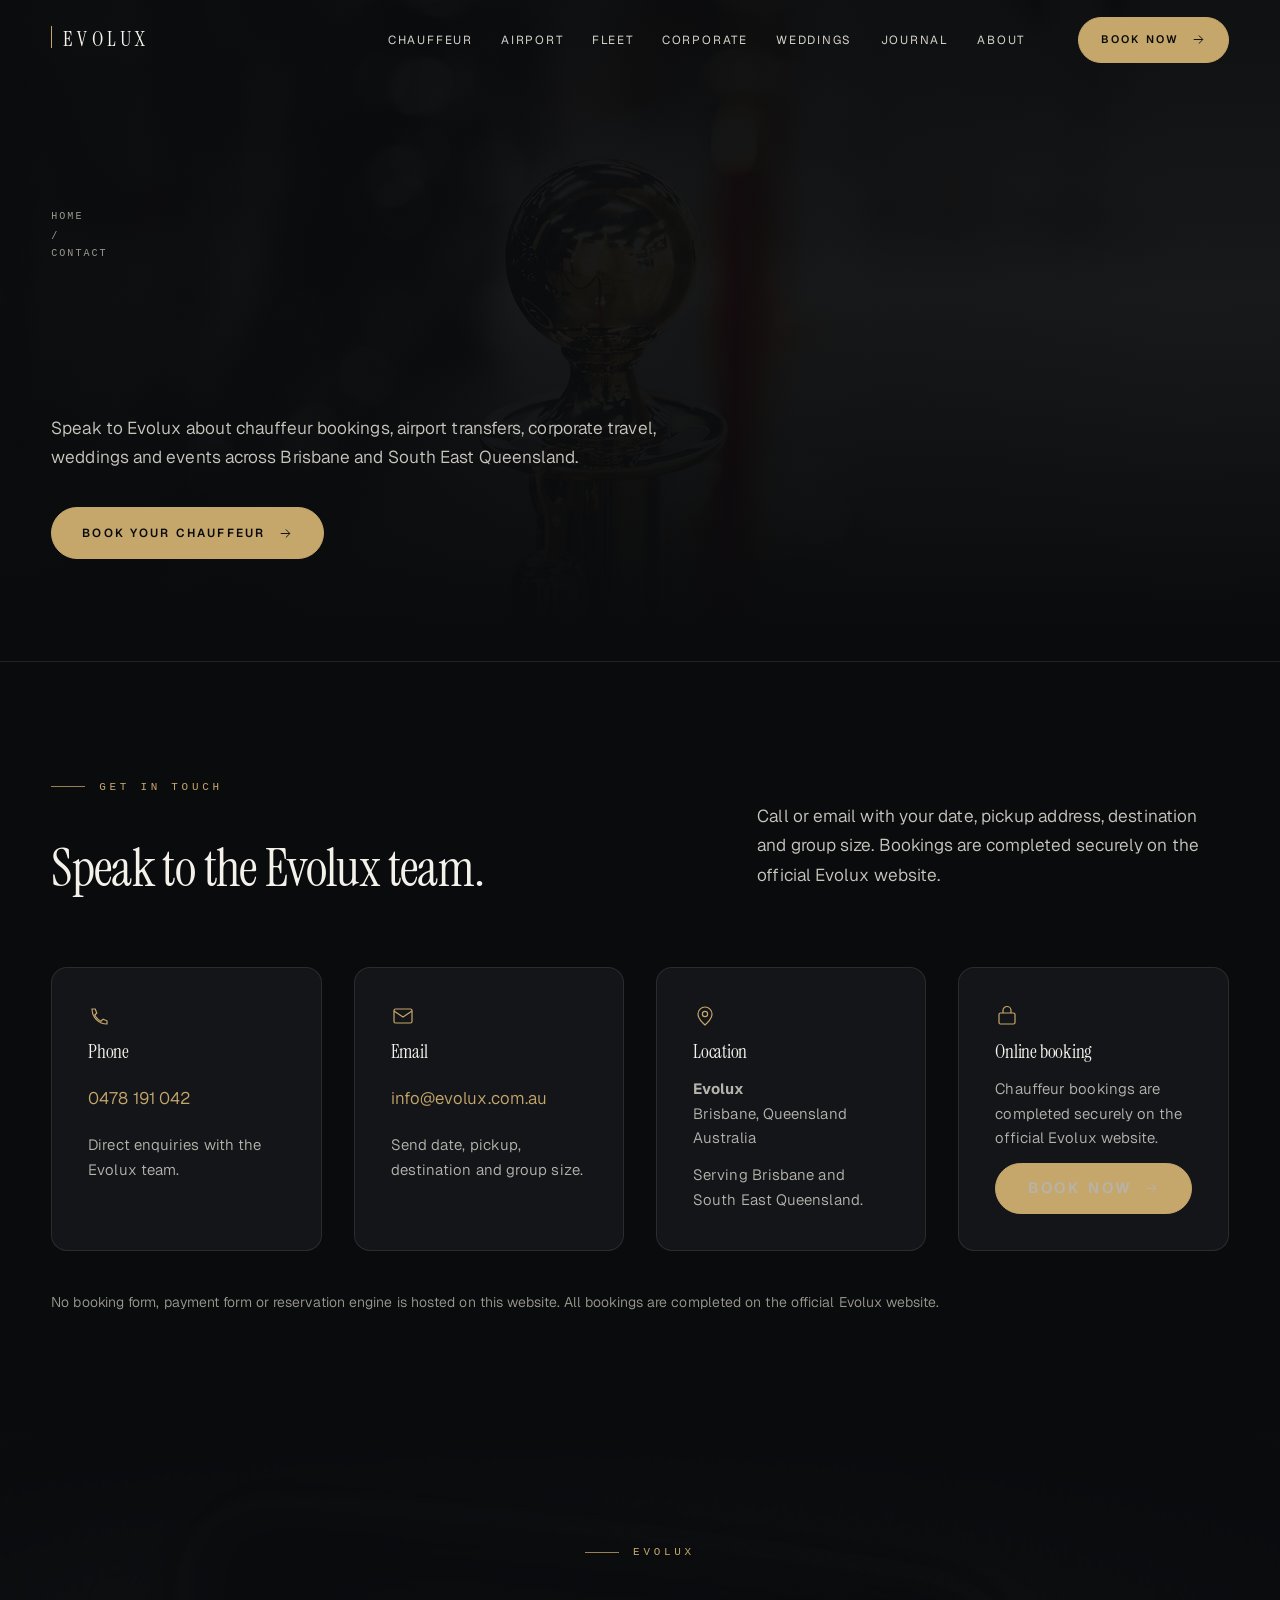
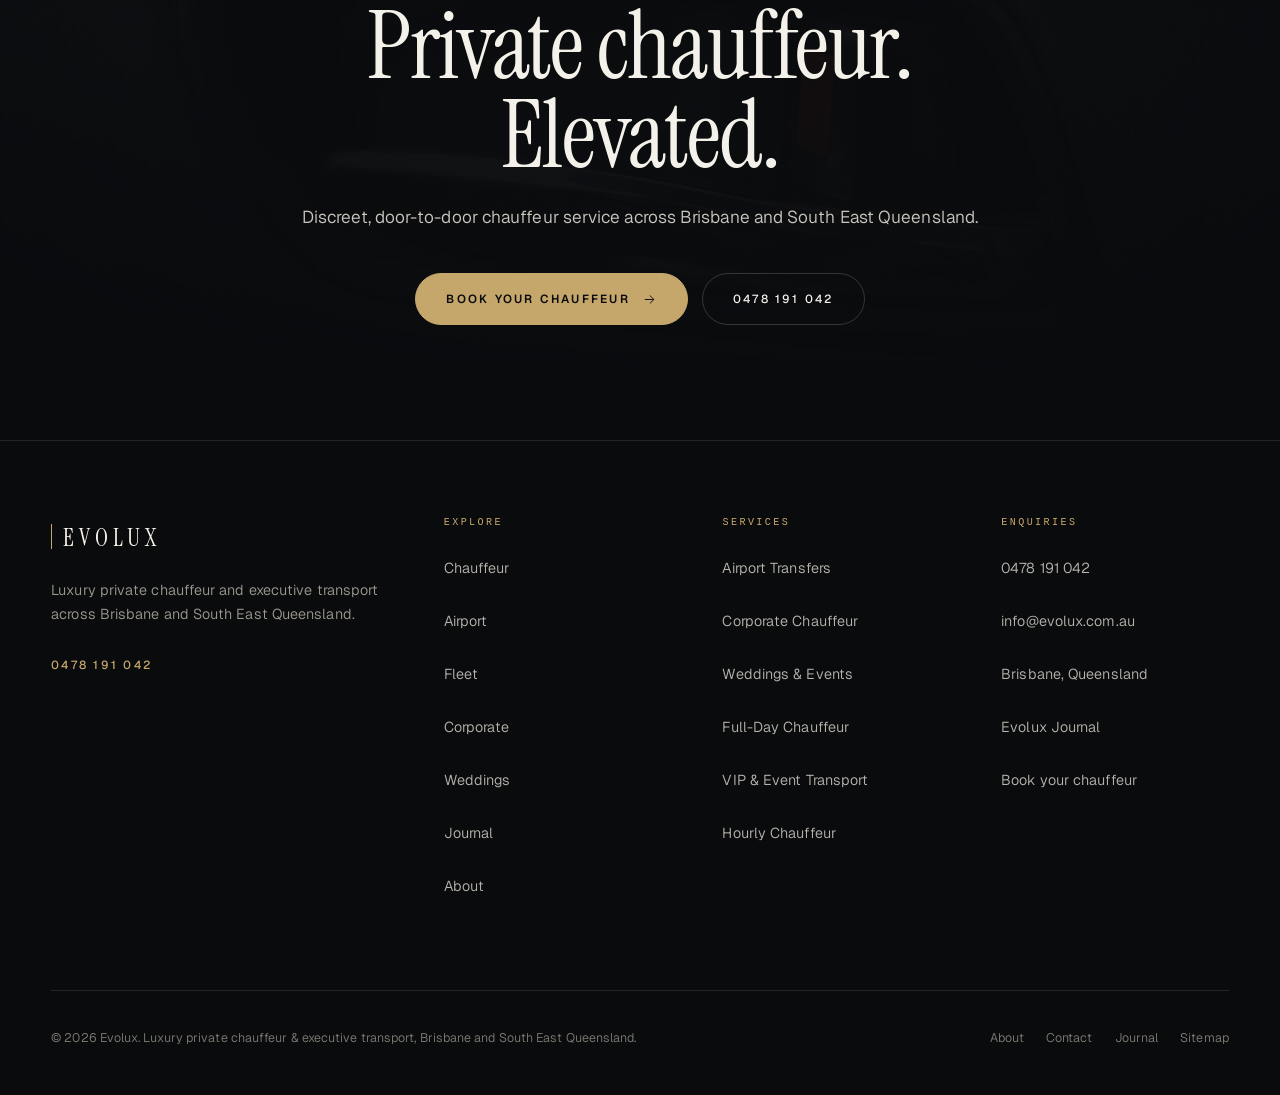
<file: contact.html>
<!DOCTYPE html>
<html lang="en-AU">
<head>
<meta charset="utf-8">
<meta name="viewport" content="width=device-width, initial-scale=1">
<title>Contact Evolux — Brisbane Private Chauffeur</title>
<meta name="description" content="Contact Evolux about chauffeur bookings across Brisbane and South East Queensland. Phone 0478 191 042. Email info@evolux.com.au. Bookings completed securely on the official Evolux website.">
<link rel="canonical" href="https://evoluxbrisbane.github.io/contact.html">
<meta name="theme-color" content="#0a0b0d">
<meta name="robots" content="index, follow, max-image-preview:large">
<meta property="og:type" content="website">
<meta property="og:site_name" content="Evolux">
<meta property="og:locale" content="en_AU">
<meta property="og:title" content="Contact Evolux — Brisbane Private Chauffeur">
<meta property="og:description" content="Contact Evolux about chauffeur bookings across Brisbane and South East Queensland. Phone 0478 191 042. Email info@evolux.com.au. Bookings completed securely on the official Evolux website.">
<meta property="og:url" content="https://evoluxbrisbane.github.io/contact.html">
<meta property="og:image" content="https://evoluxbrisbane.github.io/assets/icons/og-image.png">
<meta property="og:image:width" content="1200">
<meta property="og:image:height" content="630">
<meta name="twitter:card" content="summary_large_image">
<meta name="twitter:title" content="Contact Evolux — Brisbane Private Chauffeur">
<meta name="twitter:description" content="Contact Evolux about chauffeur bookings across Brisbane and South East Queensland. Phone 0478 191 042. Email info@evolux.com.au. Bookings completed securely on the official Evolux website.">
<meta name="twitter:image" content="https://evoluxbrisbane.github.io/assets/icons/og-image.png">
<link rel="icon" href="assets/icons/favicon.svg" type="image/svg+xml">
<link rel="icon" href="assets/icons/favicon-32.png" sizes="32x32" type="image/png">
<link rel="apple-touch-icon" href="assets/icons/apple-touch-icon.png">
<link rel="manifest" href="manifest.webmanifest">
<link rel="preconnect" href="https://fonts.googleapis.com">
<link rel="preconnect" href="https://fonts.gstatic.com" crossorigin>
<link rel="preload" as="style" href="https://fonts.googleapis.com/css2?family=Geist:wght@200;300;400;500&family=Instrument+Serif:ital@0;1&display=swap">
<link rel="stylesheet" href="https://fonts.googleapis.com/css2?family=Geist:wght@200;300;400;500&family=Instrument+Serif:ital@0;1&display=swap" media="print" onload="this.media='all'">
<noscript><link rel="stylesheet" href="https://fonts.googleapis.com/css2?family=Geist:wght@200;300;400;500&family=Instrument+Serif:ital@0;1&display=swap"></noscript>
<link rel="stylesheet" href="css/theme.css">
<script type="application/ld+json">{"@context": "https://schema.org", "@graph": [{"@type": "Organization", "@id": "https://evoluxbrisbane.github.io/#org", "name": "Evolux", "url": "https://evoluxbrisbane.github.io", "logo": "https://evoluxbrisbane.github.io/assets/icons/icon-512.png", "email": "info@evolux.com.au", "telephone": "0478 191 042", "description": "Luxury private chauffeur and executive transport across Brisbane and South East Queensland."}, {"@type": "LocalBusiness", "@id": "https://evoluxbrisbane.github.io/#business", "name": "Evolux", "url": "https://evoluxbrisbane.github.io", "telephone": "0478 191 042", "email": "info@evolux.com.au", "image": "https://evoluxbrisbane.github.io/assets/icons/og-image.png", "logo": "https://evoluxbrisbane.github.io/assets/icons/icon-512.png", "parentOrganization": {"@id": "https://evoluxbrisbane.github.io/#org"}, "address": {"@type": "PostalAddress", "addressLocality": "Brisbane", "addressRegion": "Queensland", "addressCountry": "AU"}, "areaServed": {"@type": "State", "name": "Queensland"}, "description": "Luxury private chauffeur and executive transport across Brisbane and South East Queensland."}, {"@type": "WebSite", "@id": "https://evoluxbrisbane.github.io/#website", "url": "https://evoluxbrisbane.github.io", "name": "Evolux", "publisher": {"@id": "https://evoluxbrisbane.github.io/#org"}, "inLanguage": "en-AU"}, {"@type": "WebPage", "@id": "https://evoluxbrisbane.github.io/contact.html#webpage", "url": "https://evoluxbrisbane.github.io/contact.html", "name": "Contact Evolux — Brisbane Private Chauffeur", "description": "Contact Evolux about chauffeur bookings across Brisbane and South East Queensland. Phone 0478 191 042. Email info@evolux.com.au. Bookings completed securely on the official Evolux website.", "isPartOf": {"@id": "https://evoluxbrisbane.github.io/#website"}, "about": {"@id": "https://evoluxbrisbane.github.io/#business"}, "inLanguage": "en-AU"}, {"@type": "BreadcrumbList", "itemListElement": [{"@type": "ListItem", "position": 1, "name": "Home", "item": "https://evoluxbrisbane.github.io/"}, {"@type": "ListItem", "position": 2, "name": "Contact Evolux", "item": "https://evoluxbrisbane.github.io/contact.html"}]}]}</script>
</head>
<body>
<a class="skip-link" href="#main">Skip to main content</a>
<header class="hdr">
  <div class="wrap hdr__in">
    <a class="brand" href="https://evoluxbrisbane.github.io/" aria-label="Evolux — home">
      <span class="brand__mark">EVOLUX</span>
    </a>
    <nav class="nav" aria-label="Primary">
      <ul class="nav__list"><li><a href="chauffeur.html">Chauffeur</a></li><li><a href="airport.html">Airport</a></li><li><a href="fleet.html">Fleet</a></li><li><a href="corporate.html">Corporate</a></li><li><a href="weddings.html">Weddings</a></li><li><a href="journal.html">Journal</a></li><li><a href="about.html">About</a></li></ul>
    </nav>
    <a class="btn btn--solid btn--sm hdr__cta" href="https://evolux.com.au/book-your-chauffeur">
      <span>Book Now</span><svg class="arw" viewBox="0 0 24 24" fill="none" stroke="currentColor" stroke-width="1.5" aria-hidden="true"><path d="M5 12h13M13 6l6 6-6 6" stroke-linecap="round" stroke-linejoin="round"/></svg></a>
    <button class="burger" type="button" aria-expanded="false" aria-controls="mobnav" aria-label="Open menu">
      <span></span><span></span><span></span>
    </button>
  </div>
</header>
<div class="mobnav" id="mobnav">
  <ul class="mobnav__list"><li><a href="chauffeur.html">Chauffeur<span>01</span></a></li><li><a href="airport.html">Airport<span>02</span></a></li><li><a href="fleet.html">Fleet<span>03</span></a></li><li><a href="corporate.html">Corporate<span>04</span></a></li><li><a href="weddings.html">Weddings<span>05</span></a></li><li><a href="journal.html">Journal<span>06</span></a></li><li><a href="about.html">About<span>07</span></a></li></ul>
  <div class="mobnav__foot">
    <a class="btn btn--solid" href="https://evolux.com.au/book-your-chauffeur"><span>Book Now</span><svg class="arw" viewBox="0 0 24 24" fill="none" stroke="currentColor" stroke-width="1.5" aria-hidden="true"><path d="M5 12h13M13 6l6 6-6 6" stroke-linecap="round" stroke-linejoin="round"/></svg></a>
    <a class="btn" href="tel:+6178191042"><span>0478 191 042</span></a>
  </div>
</div>
<main id="main">
<section class="phero">
  <div class="phero__bg"><img src="assets/images/svc-vip-1280.jpg" srcset="assets/images/svc-vip-720.jpg 720w, assets/images/svc-vip-1280.jpg 1280w" sizes="100vw" alt="Evolux chauffeur vehicle" width="1280" height="854" loading="eager" decoding="async" fetchpriority="high"></div>
  <div class="phero__scrim"></div>
  <div class="wrap">
    <nav class="pagetop" aria-label="Breadcrumb"><ol class="crumbs"><li><a href="https://evoluxbrisbane.github.io/">Home</a></li><li aria-hidden="true">/</li><li aria-current="page">Contact</li></ol></nav>
    <h1 class="display phero__title" data-reveal="line">Contact.</h1>
    <p class="lede" data-reveal style="--d:120ms">Speak to Evolux about chauffeur bookings, airport transfers, corporate travel, weddings and events across Brisbane and South East Queensland.</p>
    <div data-reveal style="--d:220ms">
      <a class="btn btn--solid" href="https://evolux.com.au/book-your-chauffeur"><span>Book your chauffeur</span><svg class="arw" viewBox="0 0 24 24" fill="none" stroke="currentColor" stroke-width="1.5" aria-hidden="true"><path d="M5 12h13M13 6l6 6-6 6" stroke-linecap="round" stroke-linejoin="round"/></svg></a>
    </div>
  </div>
</section>
<section class="band">
  <div class="wrap">
    <div class="shead">
      <p class="eyebrow" data-reveal>Get in touch</p>
      <div class="shead__row">
        <h2 data-reveal style="--d:60ms">Speak to the Evolux team.</h2>
        <p class="lede" data-reveal style="--d:140ms">Call or email with your date, pickup
          address, destination and group size. Bookings are completed securely on the official
          Evolux website.</p>
      </div>
    </div>
    <div class="contactgrid">
      <div class="cbox" data-reveal>
        <svg class="cbox__ic" viewBox="0 0 24 24" fill="none" stroke="currentColor" stroke-width="1.2" aria-hidden="true"><path d="M4 5c0 8.3 6.7 15 15 15v-3.2l-4-1.6-2 2a12.6 12.6 0 0 1-6.2-6.2l2-2L7.2 5H4Z"/></svg>
        <h3>Phone</h3>
        <a class="tel" href="tel:+6178191042">0478 191 042</a>
        <p>Direct enquiries with the Evolux team.</p>
      </div>
      <div class="cbox" data-reveal style="--d:80ms">
        <svg class="cbox__ic" viewBox="0 0 24 24" fill="none" stroke="currentColor" stroke-width="1.2" aria-hidden="true"><rect x="3" y="5" width="18" height="14" rx="1.5"/><path d="m3 7 9 6 9-6"/></svg>
        <h3>Email</h3>
        <a class="mailto" href="mailto:info@evolux.com.au">info@evolux.com.au</a>
        <p>Send date, pickup, destination and group size.</p>
      </div>
      <div class="cbox" data-reveal style="--d:160ms">
        <svg class="cbox__ic" viewBox="0 0 24 24" fill="none" stroke="currentColor" stroke-width="1.2" aria-hidden="true"><path d="M12 21s7-6.2 7-11a7 7 0 1 0-14 0c0 4.8 7 11 7 11Z"/><circle cx="12" cy="10" r="2.6"/></svg>
        <h3>Location</h3>
        <p><strong>Evolux</strong><br>Brisbane, Queensland<br>Australia</p>
        <p>Serving Brisbane and South East Queensland.</p>
      </div>
      <div class="cbox" data-reveal style="--d:240ms">
        <svg class="cbox__ic" viewBox="0 0 24 24" fill="none" stroke="currentColor" stroke-width="1.2" aria-hidden="true"><rect x="4" y="9" width="16" height="11" rx="1.5"/><path d="M8 9V6.5A4 4 0 0 1 16 6.5V9"/></svg>
        <h3>Online booking</h3>
        <p>Chauffeur bookings are completed securely on the official Evolux website.</p>
        <a class="btn btn--sm btn--solid mt-8" href="https://evolux.com.au/book-your-chauffeur"><span>Book now</span><svg class="arw" viewBox="0 0 24 24" fill="none" stroke="currentColor" stroke-width="1.5" aria-hidden="true"><path d="M5 12h13M13 6l6 6-6 6" stroke-linecap="round" stroke-linejoin="round"/></svg></a>
      </div>
    </div>
    <p class="mt-40 small muted" data-reveal>No booking form, payment form or reservation engine
      is hosted on this website. All bookings are completed on the official Evolux website.</p>
  </div>
</section>
<section class="final band">
  <div class="final__bg"><img src="assets/images/hero-private-1800.jpg" srcset="assets/images/hero-private-1280.jpg 1280w, assets/images/hero-private-1800.jpg 1400w" sizes="100vw" alt="" width="1400" height="930" loading="eager" decoding="async" fetchpriority="high"></div>
  <div class="final__scrim"></div>
  <div class="wrap final__in" data-reveal>
    <p class="eyebrow" style="justify-content:center">Evolux</p>
    <h2 class="display">Private chauffeur. Elevated.</h2>
    <p class="lede mx-auto">Discreet, door-to-door chauffeur service across Brisbane and South East Queensland.</p>
    <div class="final__cta">
      <a class="btn btn--solid" href="https://evolux.com.au/book-your-chauffeur"><span>Book your chauffeur</span><svg class="arw" viewBox="0 0 24 24" fill="none" stroke="currentColor" stroke-width="1.5" aria-hidden="true"><path d="M5 12h13M13 6l6 6-6 6" stroke-linecap="round" stroke-linejoin="round"/></svg></a>
      <a class="btn" href="tel:+6178191042"><span>0478 191 042</span></a>
    </div>
  </div>
</section>
</main>
<footer class="ftr">
  <div class="wrap">
    <div class="ftr__top">
      <div class="ftr__brand">
        <span class="brand__mark">EVOLUX</span>
        <p class="ftr__blurb">Luxury private chauffeur and executive transport across
          Brisbane and South East Queensland.</p>
        <p class="ftr__blurb" style="margin-top:18px">
          <a class="tlink" href="tel:+6178191042" style="min-height:44px"><span>0478 191 042</span></a>
        </p>
      </div>
      <div>
        <h2 class="ftr__h">Explore</h2>
        <ul class="ftr__list"><li><a href="chauffeur.html">Chauffeur</a></li><li><a href="airport.html">Airport</a></li><li><a href="fleet.html">Fleet</a></li><li><a href="corporate.html">Corporate</a></li><li><a href="weddings.html">Weddings</a></li><li><a href="journal.html">Journal</a></li><li><a href="about.html">About</a></li></ul>
      </div>
      <div>
        <h2 class="ftr__h">Services</h2>
        <ul class="ftr__list"><li><a href="airport.html">Airport Transfers</a></li><li><a href="corporate.html">Corporate Chauffeur</a></li><li><a href="weddings.html">Weddings & Events</a></li><li><a href="chauffeur.html">Full-Day Chauffeur</a></li><li><a href="chauffeur.html">VIP & Event Transport</a></li><li><a href="chauffeur.html">Hourly Chauffeur</a></li></ul>
      </div>
      <div>
        <h2 class="ftr__h">Enquiries</h2>
        <ul class="ftr__list">
          <li><a href="tel:+6178191042">0478 191 042</a></li>
          <li><a href="mailto:info@evolux.com.au">info@evolux.com.au</a></li>
          <li>Brisbane, Queensland</li>
          <li><a href="https://evoluxbrisbane.blogspot.com/">Evolux Journal</a></li>
          <li><a href="https://evolux.com.au/book-your-chauffeur">Book your chauffeur</a></li>
        </ul>
      </div>
    </div>
    <div class="ftr__bottom">
      <p class="ftr__fine">&copy; <span data-year>2026</span> Evolux. Luxury private chauffeur
        &amp; executive transport, Brisbane and South East Queensland.</p>
      <div class="ftr__legal">
        <a href="https://evoluxbrisbane.github.io/about.html">About</a>
        <a href="https://evoluxbrisbane.github.io/contact.html">Contact</a>
        <a href="https://evoluxbrisbane.blogspot.com/">Journal</a>
        <a href="https://evoluxbrisbane.github.io/sitemap.xml">Sitemap</a>
      </div>
    </div>
  </div>
</footer>
<script src="js/main.js" defer></script>
</body>
</html>
</file>
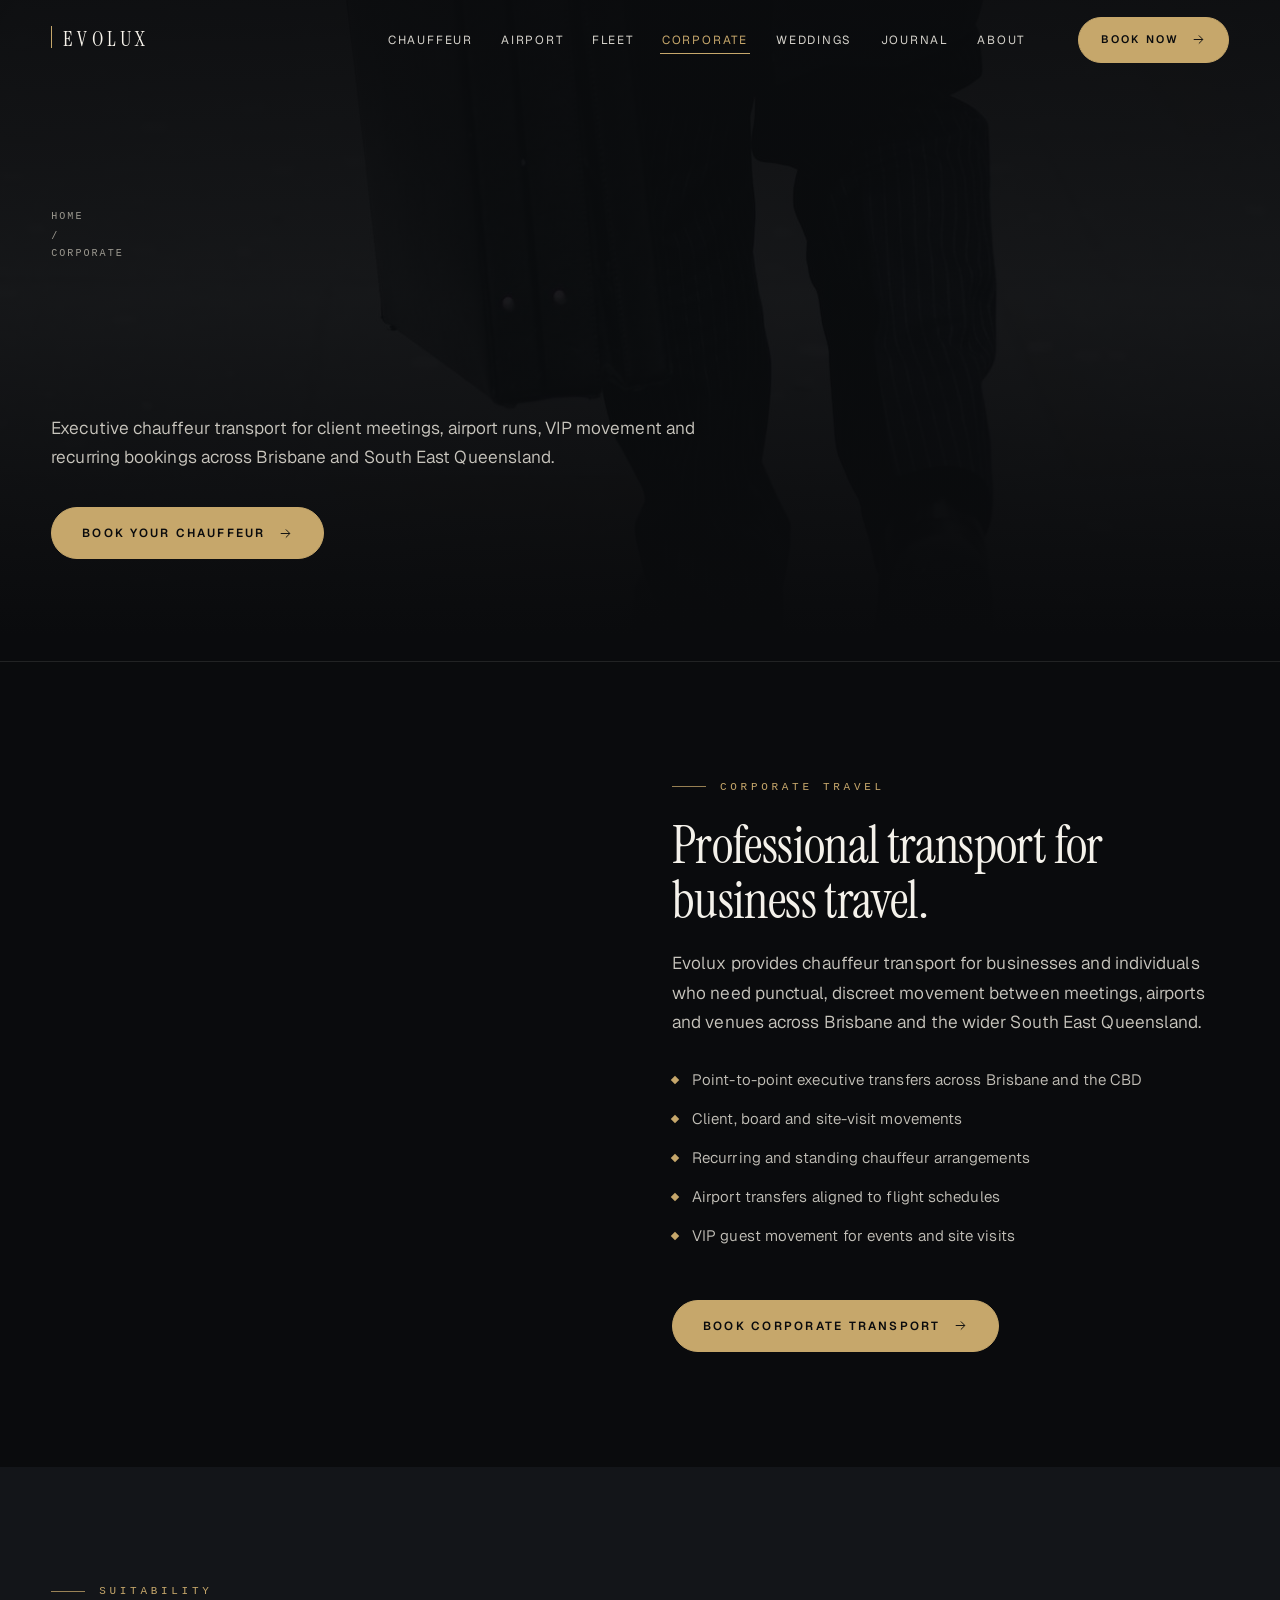
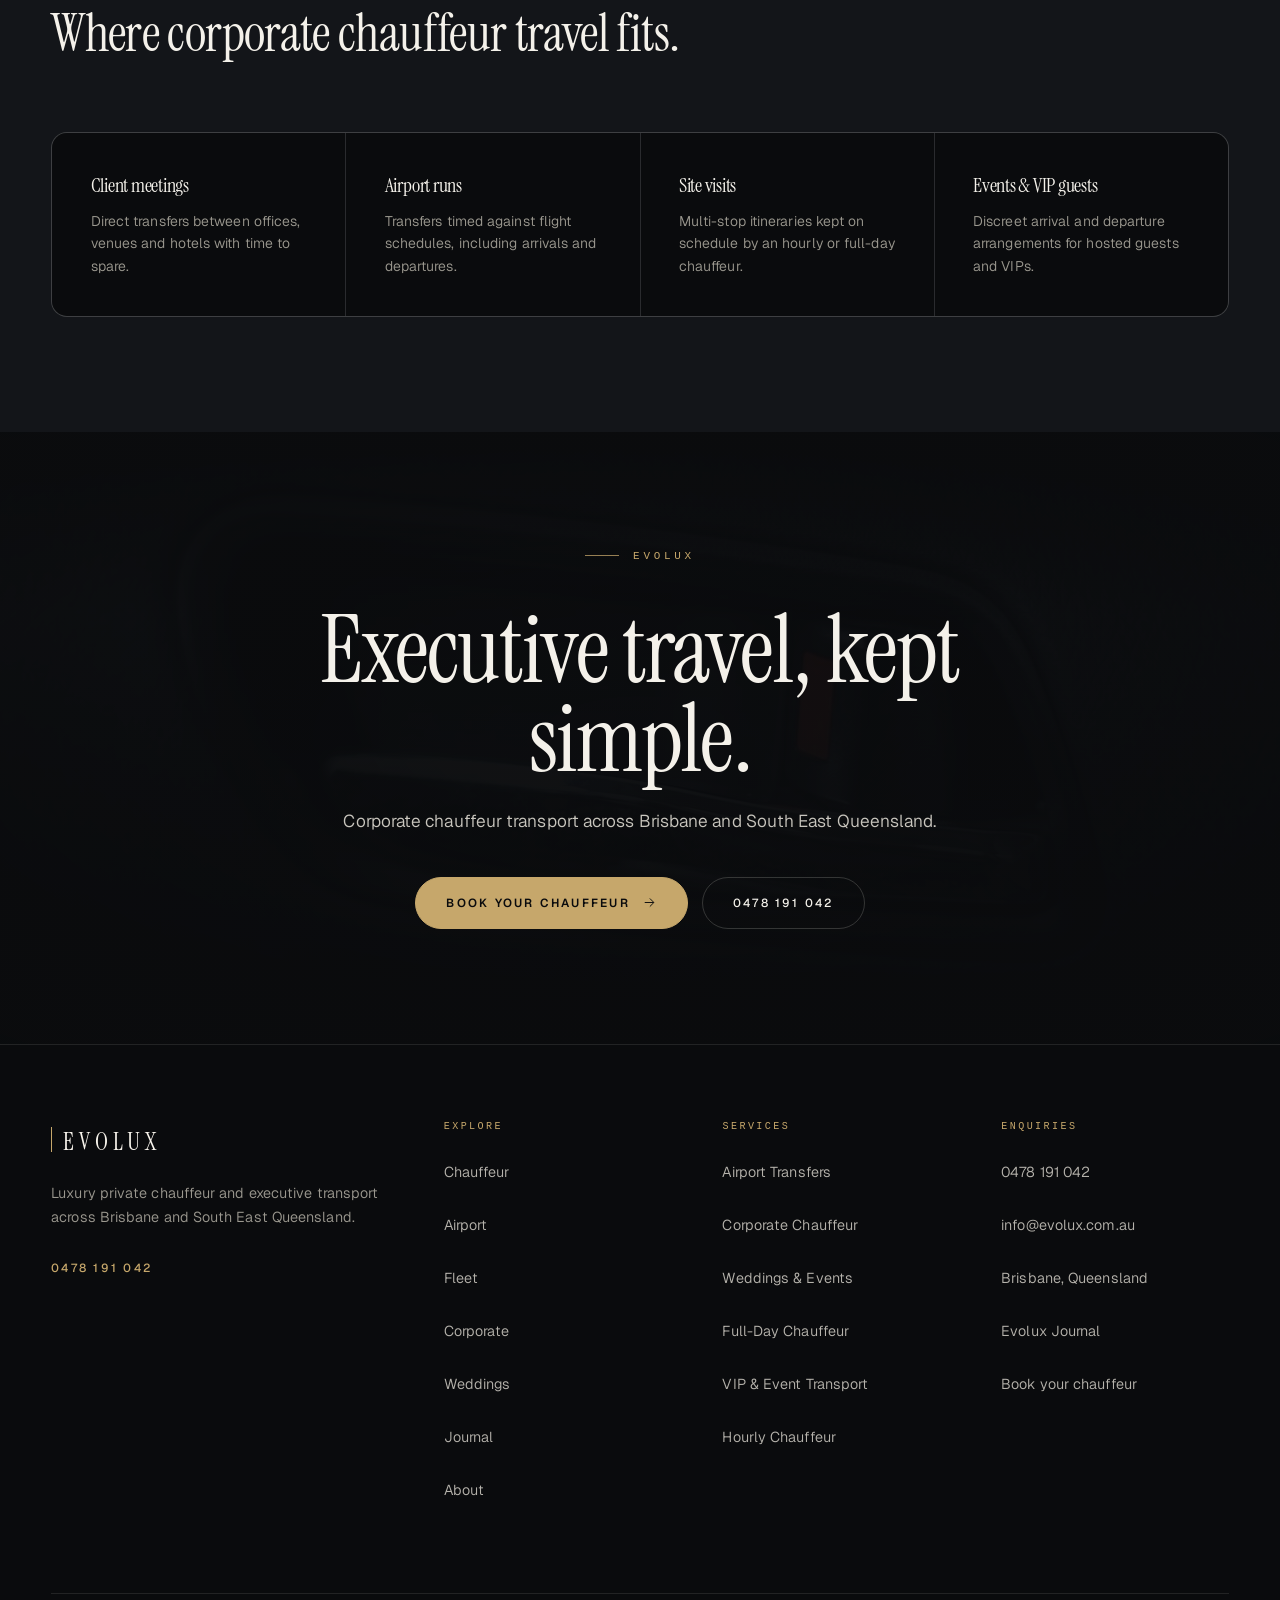
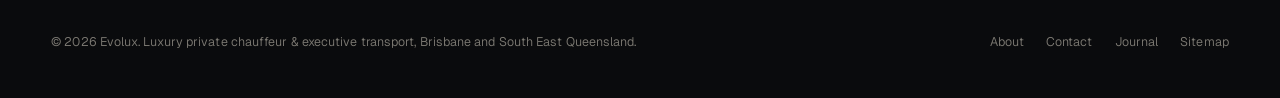
<file: corporate.html>
<!DOCTYPE html>
<html lang="en-AU">
<head>
<meta charset="utf-8">
<meta name="viewport" content="width=device-width, initial-scale=1">
<title>Corporate Chauffeur & Executive Transport in Brisbane | Evolux</title>
<meta name="description" content="Corporate chauffeur and executive transport in Brisbane — client meetings, airport runs, site visits, VIP movement and recurring chauffeur bookings.">
<link rel="canonical" href="https://evoluxbrisbane.github.io/corporate.html">
<meta name="theme-color" content="#0a0b0d">
<meta name="robots" content="index, follow, max-image-preview:large">
<meta property="og:type" content="website">
<meta property="og:site_name" content="Evolux">
<meta property="og:locale" content="en_AU">
<meta property="og:title" content="Corporate Chauffeur & Executive Transport in Brisbane | Evolux">
<meta property="og:description" content="Corporate chauffeur and executive transport in Brisbane — client meetings, airport runs, site visits, VIP movement and recurring chauffeur bookings.">
<meta property="og:url" content="https://evoluxbrisbane.github.io/corporate.html">
<meta property="og:image" content="https://evoluxbrisbane.github.io/assets/icons/og-image.png">
<meta property="og:image:width" content="1200">
<meta property="og:image:height" content="630">
<meta name="twitter:card" content="summary_large_image">
<meta name="twitter:title" content="Corporate Chauffeur & Executive Transport in Brisbane | Evolux">
<meta name="twitter:description" content="Corporate chauffeur and executive transport in Brisbane — client meetings, airport runs, site visits, VIP movement and recurring chauffeur bookings.">
<meta name="twitter:image" content="https://evoluxbrisbane.github.io/assets/icons/og-image.png">
<link rel="icon" href="assets/icons/favicon.svg" type="image/svg+xml">
<link rel="icon" href="assets/icons/favicon-32.png" sizes="32x32" type="image/png">
<link rel="apple-touch-icon" href="assets/icons/apple-touch-icon.png">
<link rel="manifest" href="manifest.webmanifest">
<link rel="preconnect" href="https://fonts.googleapis.com">
<link rel="preconnect" href="https://fonts.gstatic.com" crossorigin>
<link rel="preload" as="style" href="https://fonts.googleapis.com/css2?family=Geist:wght@200;300;400;500&family=Instrument+Serif:ital@0;1&display=swap">
<link rel="stylesheet" href="https://fonts.googleapis.com/css2?family=Geist:wght@200;300;400;500&family=Instrument+Serif:ital@0;1&display=swap" media="print" onload="this.media='all'">
<noscript><link rel="stylesheet" href="https://fonts.googleapis.com/css2?family=Geist:wght@200;300;400;500&family=Instrument+Serif:ital@0;1&display=swap"></noscript>
<link rel="stylesheet" href="css/theme.css">
<script type="application/ld+json">{"@context": "https://schema.org", "@graph": [{"@type": "Organization", "@id": "https://evoluxbrisbane.github.io/#org", "name": "Evolux", "url": "https://evoluxbrisbane.github.io", "logo": "https://evoluxbrisbane.github.io/assets/icons/icon-512.png", "email": "info@evolux.com.au", "telephone": "0478 191 042", "description": "Luxury private chauffeur and executive transport across Brisbane and South East Queensland."}, {"@type": "LocalBusiness", "@id": "https://evoluxbrisbane.github.io/#business", "name": "Evolux", "url": "https://evoluxbrisbane.github.io", "telephone": "0478 191 042", "email": "info@evolux.com.au", "image": "https://evoluxbrisbane.github.io/assets/icons/og-image.png", "logo": "https://evoluxbrisbane.github.io/assets/icons/icon-512.png", "parentOrganization": {"@id": "https://evoluxbrisbane.github.io/#org"}, "address": {"@type": "PostalAddress", "addressLocality": "Brisbane", "addressRegion": "Queensland", "addressCountry": "AU"}, "areaServed": {"@type": "State", "name": "Queensland"}, "description": "Luxury private chauffeur and executive transport across Brisbane and South East Queensland."}, {"@type": "WebSite", "@id": "https://evoluxbrisbane.github.io/#website", "url": "https://evoluxbrisbane.github.io", "name": "Evolux", "publisher": {"@id": "https://evoluxbrisbane.github.io/#org"}, "inLanguage": "en-AU"}, {"@type": "WebPage", "@id": "https://evoluxbrisbane.github.io/corporate.html#webpage", "url": "https://evoluxbrisbane.github.io/corporate.html", "name": "Corporate Chauffeur & Executive Transport in Brisbane | Evolux", "description": "Corporate chauffeur and executive transport in Brisbane — client meetings, airport runs, site visits, VIP movement and recurring chauffeur bookings.", "isPartOf": {"@id": "https://evoluxbrisbane.github.io/#website"}, "about": {"@id": "https://evoluxbrisbane.github.io/#business"}, "inLanguage": "en-AU"}, {"@type": "BreadcrumbList", "itemListElement": [{"@type": "ListItem", "position": 1, "name": "Home", "item": "https://evoluxbrisbane.github.io/"}, {"@type": "ListItem", "position": 2, "name": "Corporate Chauffeur & Executive Transport in Brisbane | Evolux", "item": "https://evoluxbrisbane.github.io/corporate.html"}]}]}</script>
</head>
<body>
<a class="skip-link" href="#main">Skip to main content</a>
<header class="hdr">
  <div class="wrap hdr__in">
    <a class="brand" href="https://evoluxbrisbane.github.io/" aria-label="Evolux — home">
      <span class="brand__mark">EVOLUX</span>
    </a>
    <nav class="nav" aria-label="Primary">
      <ul class="nav__list"><li><a href="chauffeur.html">Chauffeur</a></li><li><a href="airport.html">Airport</a></li><li><a href="fleet.html">Fleet</a></li><li><a href="corporate.html">Corporate</a></li><li><a href="weddings.html">Weddings</a></li><li><a href="journal.html">Journal</a></li><li><a href="about.html">About</a></li></ul>
    </nav>
    <a class="btn btn--solid btn--sm hdr__cta" href="https://evolux.com.au/book-your-chauffeur">
      <span>Book Now</span><svg class="arw" viewBox="0 0 24 24" fill="none" stroke="currentColor" stroke-width="1.5" aria-hidden="true"><path d="M5 12h13M13 6l6 6-6 6" stroke-linecap="round" stroke-linejoin="round"/></svg></a>
    <button class="burger" type="button" aria-expanded="false" aria-controls="mobnav" aria-label="Open menu">
      <span></span><span></span><span></span>
    </button>
  </div>
</header>
<div class="mobnav" id="mobnav">
  <ul class="mobnav__list"><li><a href="chauffeur.html">Chauffeur<span>01</span></a></li><li><a href="airport.html">Airport<span>02</span></a></li><li><a href="fleet.html">Fleet<span>03</span></a></li><li><a href="corporate.html">Corporate<span>04</span></a></li><li><a href="weddings.html">Weddings<span>05</span></a></li><li><a href="journal.html">Journal<span>06</span></a></li><li><a href="about.html">About<span>07</span></a></li></ul>
  <div class="mobnav__foot">
    <a class="btn btn--solid" href="https://evolux.com.au/book-your-chauffeur"><span>Book Now</span><svg class="arw" viewBox="0 0 24 24" fill="none" stroke="currentColor" stroke-width="1.5" aria-hidden="true"><path d="M5 12h13M13 6l6 6-6 6" stroke-linecap="round" stroke-linejoin="round"/></svg></a>
    <a class="btn" href="tel:+6178191042"><span>0478 191 042</span></a>
  </div>
</div>
<main id="main">
<section class="phero">
  <div class="phero__bg"><img src="assets/images/svc-corporate-1280.jpg" srcset="assets/images/svc-corporate-720.jpg 720w, assets/images/svc-corporate-1280.jpg 1280w" sizes="100vw" alt="Corporate chauffeur transport" width="1280" height="1920" loading="eager" decoding="async" fetchpriority="high"></div>
  <div class="phero__scrim"></div>
  <div class="wrap">
    <nav class="pagetop" aria-label="Breadcrumb"><ol class="crumbs"><li><a href="https://evoluxbrisbane.github.io/">Home</a></li><li aria-hidden="true">/</li><li aria-current="page">Corporate</li></ol></nav>
    <h1 class="display phero__title" data-reveal="line">Corporate chauffeur.</h1>
    <p class="lede" data-reveal style="--d:120ms">Executive chauffeur transport for client meetings, airport runs, VIP movement and recurring bookings across Brisbane and South East Queensland.</p>
    <div data-reveal style="--d:220ms">
      <a class="btn btn--solid" href="https://evolux.com.au/book-your-chauffeur"><span>Book your chauffeur</span><svg class="arw" viewBox="0 0 24 24" fill="none" stroke="currentColor" stroke-width="1.5" aria-hidden="true"><path d="M5 12h13M13 6l6 6-6 6" stroke-linecap="round" stroke-linejoin="round"/></svg></a>
    </div>
  </div>
</section>
<section class="band">
  <div class="wrap split">
    <div class="split__media" data-reveal="left">
      <img src="assets/images/svc-corporate-1280.jpg" srcset="assets/images/svc-corporate-720.jpg 720w, assets/images/svc-corporate-1280.jpg 1280w" sizes="(max-width:980px) 92vw, 46vw" alt="Executive chauffeur in Brisbane" width="1280" height="1920" loading="lazy" decoding="async">
    </div>
    <div class="split__body">
      <p class="eyebrow" data-reveal>Corporate travel</p>
      <h2 data-reveal style="--d:60ms">Professional transport for business travel.</h2>
      <div data-reveal style="--d:140ms">
        <p class="lede">Evolux provides chauffeur transport for businesses and individuals who
          need punctual, discreet movement between meetings, airports and venues across Brisbane
          and the wider South East Queensland.</p>
        <ul class="split__list">
          <li>Point-to-point executive transfers across Brisbane and the CBD</li>
          <li>Client, board and site-visit movements</li>
          <li>Recurring and standing chauffeur arrangements</li>
          <li>Airport transfers aligned to flight schedules</li>
          <li>VIP guest movement for events and site visits</li>
        </ul>
        <a class="btn btn--solid" href="https://evolux.com.au/book-your-chauffeur"><span>Book corporate transport</span><svg class="arw" viewBox="0 0 24 24" fill="none" stroke="currentColor" stroke-width="1.5" aria-hidden="true"><path d="M5 12h13M13 6l6 6-6 6" stroke-linecap="round" stroke-linejoin="round"/></svg></a>
      </div>
    </div>
  </div>
</section>
<section class="band band--alt">
  <div class="wrap">
    <div class="shead">
      <p class="eyebrow" data-reveal>Suitability</p>
      <div class="shead__row">
        <h2 data-reveal style="--d:60ms">Where corporate chauffeur travel fits.</h2>
      </div>
    </div>
    <div class="cover">
      <div class="cover__cell" data-reveal><h3>Client meetings</h3><p>Direct transfers between
        offices, venues and hotels with time to spare.</p></div>
      <div class="cover__cell" data-reveal style="--d:80ms"><h3>Airport runs</h3><p>Transfers
        timed against flight schedules, including arrivals and departures.</p></div>
      <div class="cover__cell" data-reveal style="--d:160ms"><h3>Site visits</h3><p>Multi-stop
        itineraries kept on schedule by an hourly or full-day chauffeur.</p></div>
      <div class="cover__cell" data-reveal style="--d:240ms"><h3>Events &amp; VIP guests</h3><p>
        Discreet arrival and departure arrangements for hosted guests and VIPs.</p></div>
    </div>
  </div>
</section>
<section class="final band">
  <div class="final__bg"><img src="assets/images/hero-private-1800.jpg" srcset="assets/images/hero-private-1280.jpg 1280w, assets/images/hero-private-1800.jpg 1400w" sizes="100vw" alt="" width="1400" height="930" loading="eager" decoding="async" fetchpriority="high"></div>
  <div class="final__scrim"></div>
  <div class="wrap final__in" data-reveal>
    <p class="eyebrow" style="justify-content:center">Evolux</p>
    <h2 class="display">Executive travel, kept simple.</h2>
    <p class="lede mx-auto">Corporate chauffeur transport across Brisbane and South East Queensland.</p>
    <div class="final__cta">
      <a class="btn btn--solid" href="https://evolux.com.au/book-your-chauffeur"><span>Book your chauffeur</span><svg class="arw" viewBox="0 0 24 24" fill="none" stroke="currentColor" stroke-width="1.5" aria-hidden="true"><path d="M5 12h13M13 6l6 6-6 6" stroke-linecap="round" stroke-linejoin="round"/></svg></a>
      <a class="btn" href="tel:+6178191042"><span>0478 191 042</span></a>
    </div>
  </div>
</section>
</main>
<footer class="ftr">
  <div class="wrap">
    <div class="ftr__top">
      <div class="ftr__brand">
        <span class="brand__mark">EVOLUX</span>
        <p class="ftr__blurb">Luxury private chauffeur and executive transport across
          Brisbane and South East Queensland.</p>
        <p class="ftr__blurb" style="margin-top:18px">
          <a class="tlink" href="tel:+6178191042" style="min-height:44px"><span>0478 191 042</span></a>
        </p>
      </div>
      <div>
        <h2 class="ftr__h">Explore</h2>
        <ul class="ftr__list"><li><a href="chauffeur.html">Chauffeur</a></li><li><a href="airport.html">Airport</a></li><li><a href="fleet.html">Fleet</a></li><li><a href="corporate.html">Corporate</a></li><li><a href="weddings.html">Weddings</a></li><li><a href="journal.html">Journal</a></li><li><a href="about.html">About</a></li></ul>
      </div>
      <div>
        <h2 class="ftr__h">Services</h2>
        <ul class="ftr__list"><li><a href="airport.html">Airport Transfers</a></li><li><a href="corporate.html">Corporate Chauffeur</a></li><li><a href="weddings.html">Weddings & Events</a></li><li><a href="chauffeur.html">Full-Day Chauffeur</a></li><li><a href="chauffeur.html">VIP & Event Transport</a></li><li><a href="chauffeur.html">Hourly Chauffeur</a></li></ul>
      </div>
      <div>
        <h2 class="ftr__h">Enquiries</h2>
        <ul class="ftr__list">
          <li><a href="tel:+6178191042">0478 191 042</a></li>
          <li><a href="mailto:info@evolux.com.au">info@evolux.com.au</a></li>
          <li>Brisbane, Queensland</li>
          <li><a href="https://evoluxbrisbane.blogspot.com/">Evolux Journal</a></li>
          <li><a href="https://evolux.com.au/book-your-chauffeur">Book your chauffeur</a></li>
        </ul>
      </div>
    </div>
    <div class="ftr__bottom">
      <p class="ftr__fine">&copy; <span data-year>2026</span> Evolux. Luxury private chauffeur
        &amp; executive transport, Brisbane and South East Queensland.</p>
      <div class="ftr__legal">
        <a href="https://evoluxbrisbane.github.io/about.html">About</a>
        <a href="https://evoluxbrisbane.github.io/contact.html">Contact</a>
        <a href="https://evoluxbrisbane.blogspot.com/">Journal</a>
        <a href="https://evoluxbrisbane.github.io/sitemap.xml">Sitemap</a>
      </div>
    </div>
  </div>
</footer>
<script src="js/main.js" defer></script>
</body>
</html>
</file>
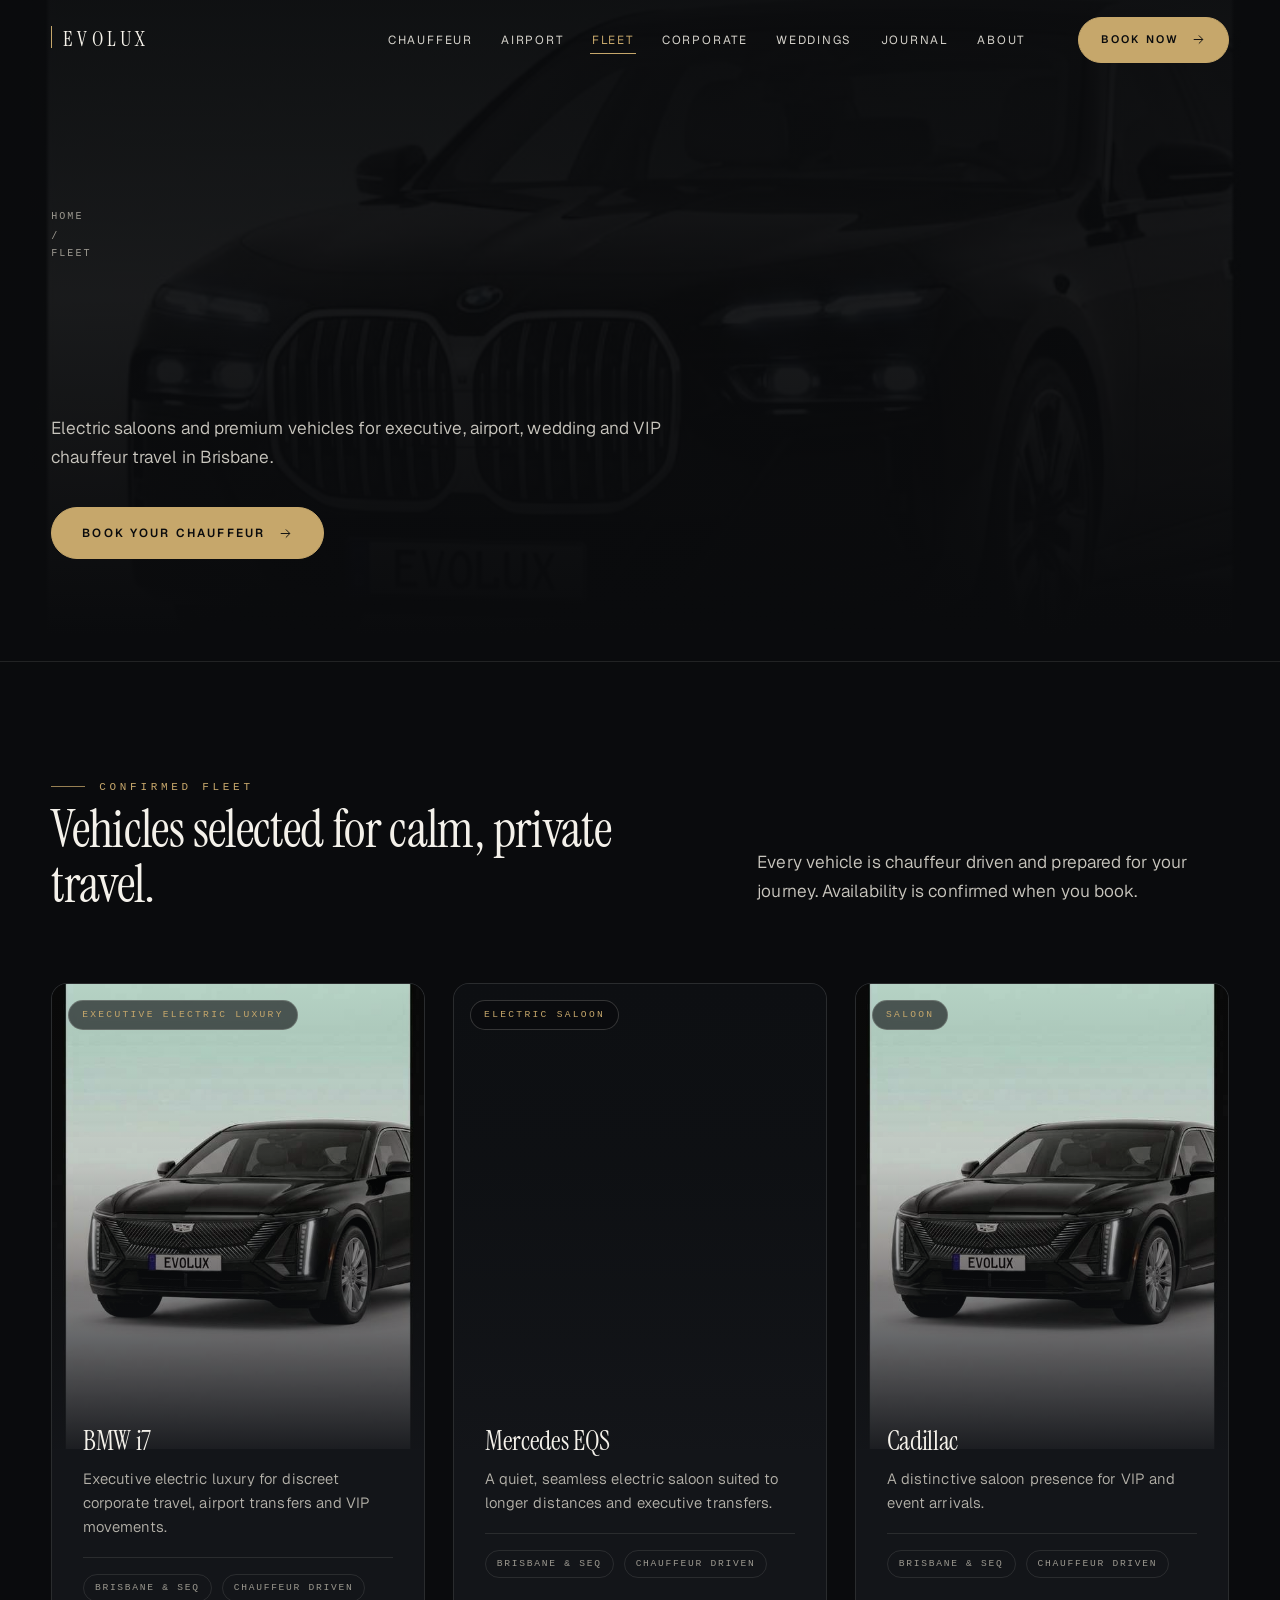
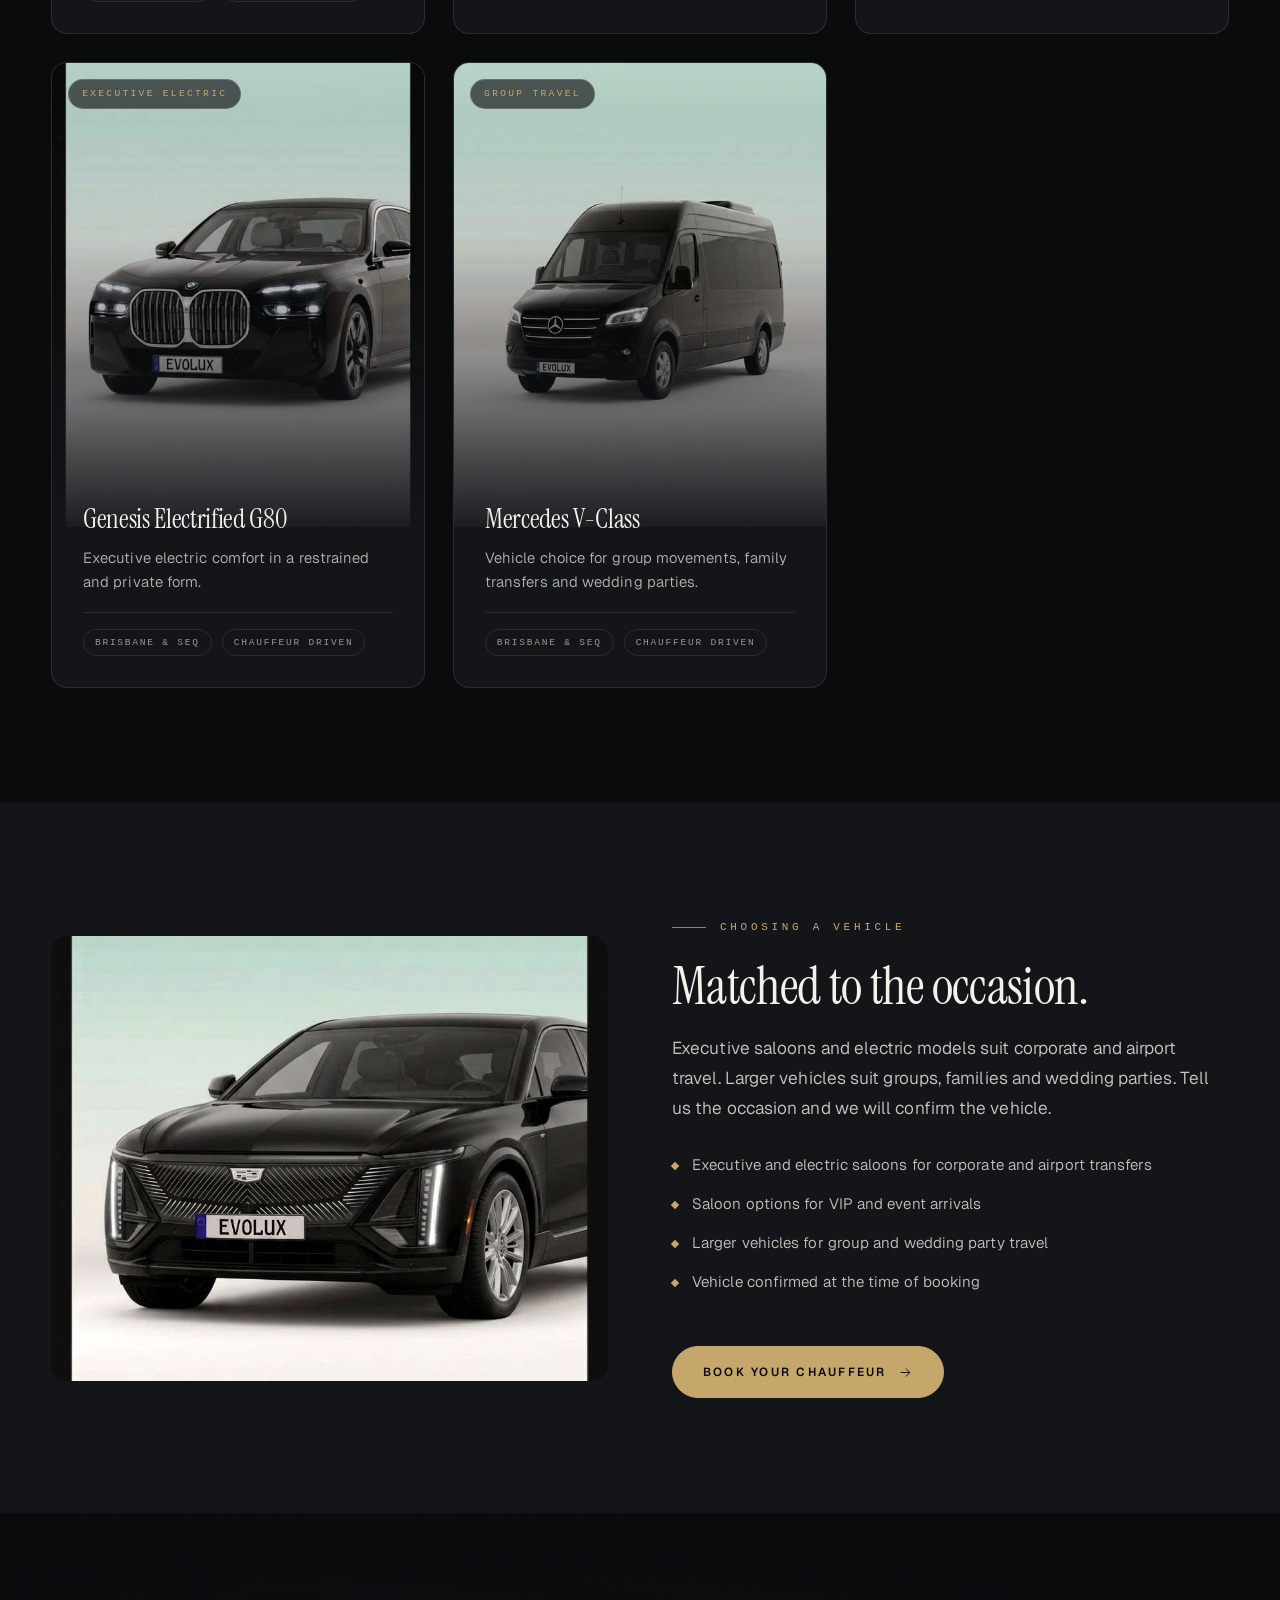
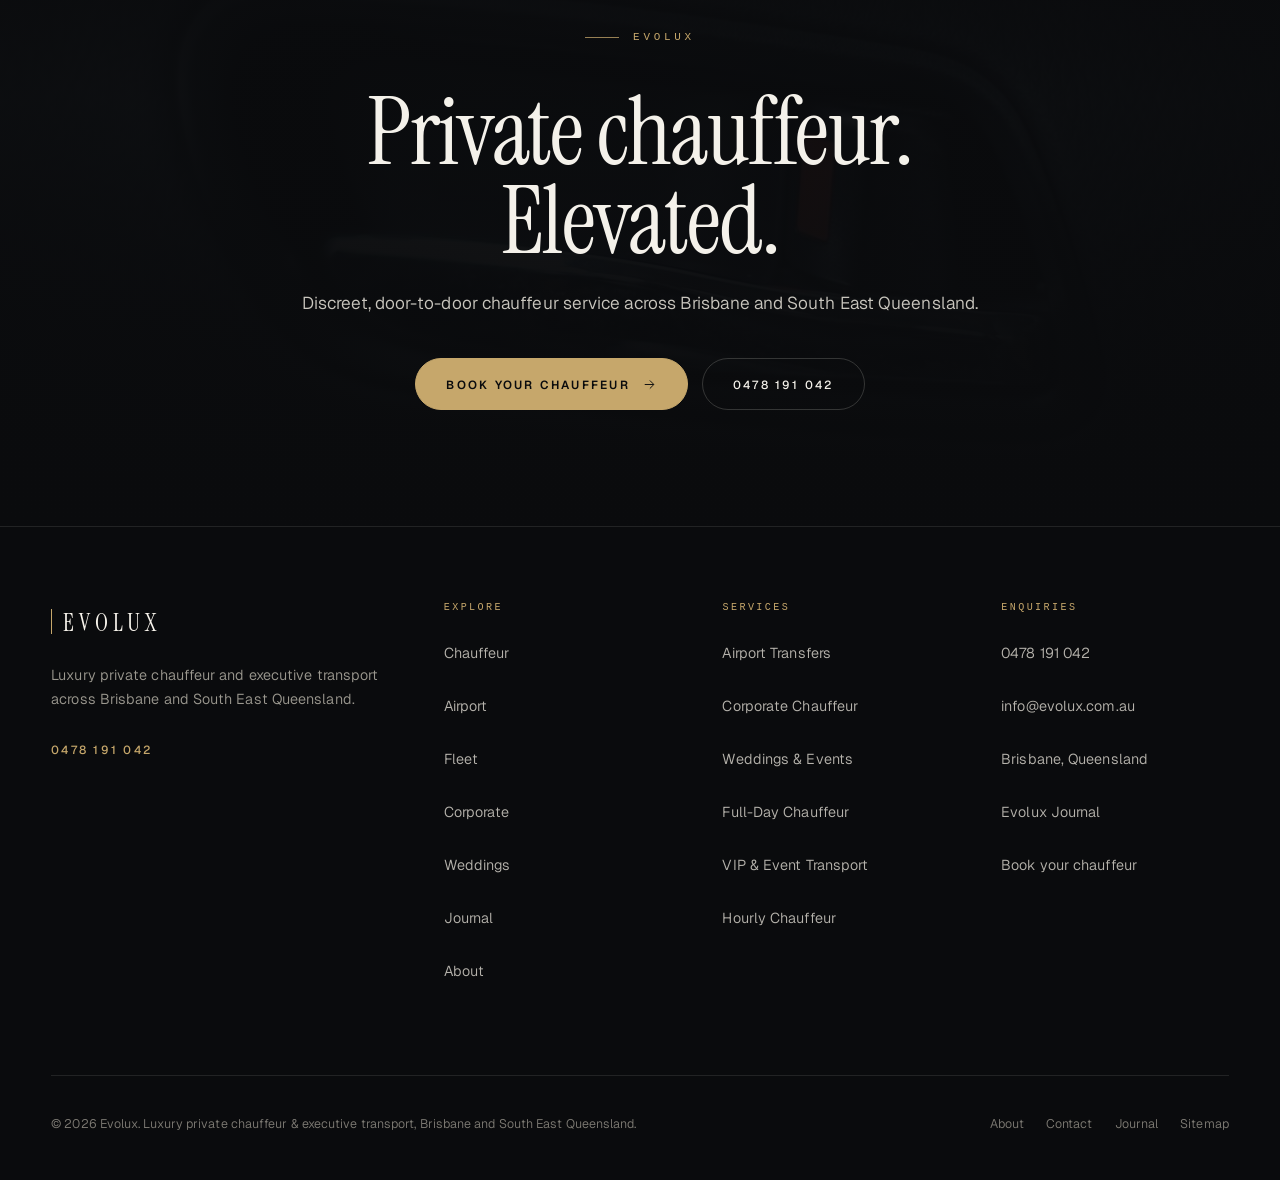
<file: fleet.html>
<!DOCTYPE html>
<html lang="en-AU">
<head>
<meta charset="utf-8">
<meta name="viewport" content="width=device-width, initial-scale=1">
<title>Chauffeur Fleet — BMW i7, Mercedes EQS, Cadillac, Genesis | Evolux</title>
<meta name="description" content="The Evolux chauffeur fleet: BMW i7, Mercedes EQS, Cadillac, Genesis Electrified G80 and Mercedes V-Class, available for executive, airport, wedding and VIP travel in Brisbane.">
<link rel="canonical" href="https://evoluxbrisbane.github.io/fleet.html">
<meta name="theme-color" content="#0a0b0d">
<meta name="robots" content="index, follow, max-image-preview:large">
<meta property="og:type" content="website">
<meta property="og:site_name" content="Evolux">
<meta property="og:locale" content="en_AU">
<meta property="og:title" content="Chauffeur Fleet — BMW i7, Mercedes EQS, Cadillac, Genesis | Evolux">
<meta property="og:description" content="The Evolux chauffeur fleet: BMW i7, Mercedes EQS, Cadillac, Genesis Electrified G80 and Mercedes V-Class, available for executive, airport, wedding and VIP travel in Brisbane.">
<meta property="og:url" content="https://evoluxbrisbane.github.io/fleet.html">
<meta property="og:image" content="https://evoluxbrisbane.github.io/assets/icons/og-image.png">
<meta property="og:image:width" content="1200">
<meta property="og:image:height" content="630">
<meta name="twitter:card" content="summary_large_image">
<meta name="twitter:title" content="Chauffeur Fleet — BMW i7, Mercedes EQS, Cadillac, Genesis | Evolux">
<meta name="twitter:description" content="The Evolux chauffeur fleet: BMW i7, Mercedes EQS, Cadillac, Genesis Electrified G80 and Mercedes V-Class, available for executive, airport, wedding and VIP travel in Brisbane.">
<meta name="twitter:image" content="https://evoluxbrisbane.github.io/assets/icons/og-image.png">
<link rel="icon" href="assets/icons/favicon.svg" type="image/svg+xml">
<link rel="icon" href="assets/icons/favicon-32.png" sizes="32x32" type="image/png">
<link rel="apple-touch-icon" href="assets/icons/apple-touch-icon.png">
<link rel="manifest" href="manifest.webmanifest">
<link rel="preconnect" href="https://fonts.googleapis.com">
<link rel="preconnect" href="https://fonts.gstatic.com" crossorigin>
<link rel="preload" as="style" href="https://fonts.googleapis.com/css2?family=Geist:wght@200;300;400;500&family=Instrument+Serif:ital@0;1&display=swap">
<link rel="stylesheet" href="https://fonts.googleapis.com/css2?family=Geist:wght@200;300;400;500&family=Instrument+Serif:ital@0;1&display=swap" media="print" onload="this.media='all'">
<noscript><link rel="stylesheet" href="https://fonts.googleapis.com/css2?family=Geist:wght@200;300;400;500&family=Instrument+Serif:ital@0;1&display=swap"></noscript>
<link rel="stylesheet" href="css/theme.css">
<script type="application/ld+json">{"@context": "https://schema.org", "@graph": [{"@type": "Organization", "@id": "https://evoluxbrisbane.github.io/#org", "name": "Evolux", "url": "https://evoluxbrisbane.github.io", "logo": "https://evoluxbrisbane.github.io/assets/icons/icon-512.png", "email": "info@evolux.com.au", "telephone": "0478 191 042", "description": "Luxury private chauffeur and executive transport across Brisbane and South East Queensland."}, {"@type": "LocalBusiness", "@id": "https://evoluxbrisbane.github.io/#business", "name": "Evolux", "url": "https://evoluxbrisbane.github.io", "telephone": "0478 191 042", "email": "info@evolux.com.au", "image": "https://evoluxbrisbane.github.io/assets/icons/og-image.png", "logo": "https://evoluxbrisbane.github.io/assets/icons/icon-512.png", "parentOrganization": {"@id": "https://evoluxbrisbane.github.io/#org"}, "address": {"@type": "PostalAddress", "addressLocality": "Brisbane", "addressRegion": "Queensland", "addressCountry": "AU"}, "areaServed": {"@type": "State", "name": "Queensland"}, "description": "Luxury private chauffeur and executive transport across Brisbane and South East Queensland."}, {"@type": "WebSite", "@id": "https://evoluxbrisbane.github.io/#website", "url": "https://evoluxbrisbane.github.io", "name": "Evolux", "publisher": {"@id": "https://evoluxbrisbane.github.io/#org"}, "inLanguage": "en-AU"}, {"@type": "WebPage", "@id": "https://evoluxbrisbane.github.io/fleet.html#webpage", "url": "https://evoluxbrisbane.github.io/fleet.html", "name": "Chauffeur Fleet — BMW i7, Mercedes EQS, Cadillac, Genesis | Evolux", "description": "The Evolux chauffeur fleet: BMW i7, Mercedes EQS, Cadillac, Genesis Electrified G80 and Mercedes V-Class, available for executive, airport, wedding and VIP travel in Brisbane.", "isPartOf": {"@id": "https://evoluxbrisbane.github.io/#website"}, "about": {"@id": "https://evoluxbrisbane.github.io/#business"}, "inLanguage": "en-AU"}, {"@type": "BreadcrumbList", "itemListElement": [{"@type": "ListItem", "position": 1, "name": "Home", "item": "https://evoluxbrisbane.github.io/"}, {"@type": "ListItem", "position": 2, "name": "Chauffeur Fleet", "item": "https://evoluxbrisbane.github.io/fleet.html"}]}]}</script>
</head>
<body>
<a class="skip-link" href="#main">Skip to main content</a>
<header class="hdr">
  <div class="wrap hdr__in">
    <a class="brand" href="https://evoluxbrisbane.github.io/" aria-label="Evolux — home">
      <span class="brand__mark">EVOLUX</span>
    </a>
    <nav class="nav" aria-label="Primary">
      <ul class="nav__list"><li><a href="chauffeur.html">Chauffeur</a></li><li><a href="airport.html">Airport</a></li><li><a href="fleet.html">Fleet</a></li><li><a href="corporate.html">Corporate</a></li><li><a href="weddings.html">Weddings</a></li><li><a href="journal.html">Journal</a></li><li><a href="about.html">About</a></li></ul>
    </nav>
    <a class="btn btn--solid btn--sm hdr__cta" href="https://evolux.com.au/book-your-chauffeur">
      <span>Book Now</span><svg class="arw" viewBox="0 0 24 24" fill="none" stroke="currentColor" stroke-width="1.5" aria-hidden="true"><path d="M5 12h13M13 6l6 6-6 6" stroke-linecap="round" stroke-linejoin="round"/></svg></a>
    <button class="burger" type="button" aria-expanded="false" aria-controls="mobnav" aria-label="Open menu">
      <span></span><span></span><span></span>
    </button>
  </div>
</header>
<div class="mobnav" id="mobnav">
  <ul class="mobnav__list"><li><a href="chauffeur.html">Chauffeur<span>01</span></a></li><li><a href="airport.html">Airport<span>02</span></a></li><li><a href="fleet.html">Fleet<span>03</span></a></li><li><a href="corporate.html">Corporate<span>04</span></a></li><li><a href="weddings.html">Weddings<span>05</span></a></li><li><a href="journal.html">Journal<span>06</span></a></li><li><a href="about.html">About<span>07</span></a></li></ul>
  <div class="mobnav__foot">
    <a class="btn btn--solid" href="https://evolux.com.au/book-your-chauffeur"><span>Book Now</span><svg class="arw" viewBox="0 0 24 24" fill="none" stroke="currentColor" stroke-width="1.5" aria-hidden="true"><path d="M5 12h13M13 6l6 6-6 6" stroke-linecap="round" stroke-linejoin="round"/></svg></a>
    <a class="btn" href="tel:+6178191042"><span>0478 191 042</span></a>
  </div>
</div>
<main id="main">
<section class="phero">
  <div class="phero__bg"><img src="assets/images/fleet-first-1000.jpg" srcset="assets/images/fleet-first-560.jpg 560w, assets/images/fleet-first-1000.jpg 718w" sizes="100vw" alt="Evolux chauffeur fleet" width="718" height="1024" loading="eager" decoding="async" fetchpriority="high"></div>
  <div class="phero__scrim"></div>
  <div class="wrap">
    <nav class="pagetop" aria-label="Breadcrumb"><ol class="crumbs"><li><a href="https://evoluxbrisbane.github.io/">Home</a></li><li aria-hidden="true">/</li><li aria-current="page">Fleet</li></ol></nav>
    <h1 class="display phero__title" data-reveal="line">The fleet.</h1>
    <p class="lede" data-reveal style="--d:120ms">Electric saloons and premium vehicles for executive, airport, wedding and VIP chauffeur travel in Brisbane.</p>
    <div data-reveal style="--d:220ms">
      <a class="btn btn--solid" href="https://evolux.com.au/book-your-chauffeur"><span>Book your chauffeur</span><svg class="arw" viewBox="0 0 24 24" fill="none" stroke="currentColor" stroke-width="1.5" aria-hidden="true"><path d="M5 12h13M13 6l6 6-6 6" stroke-linecap="round" stroke-linejoin="round"/></svg></a>
    </div>
  </div>
</section>
<section class="band">
  <div class="wrap">
    <div class="shead">
      <p class="eyebrow" data-reveal>Confirmed fleet</p>
      <div class="shead__row">
        <h2 data-reveal style="--d:60ms">Vehicles selected for calm, private travel.</h2>
        <p class="lede" data-reveal style="--d:140ms">Every vehicle is chauffeur driven and
          prepared for your journey. Availability is confirmed when you book.</p>
      </div>
    </div>
    <div class="fleet"><article class="veh" data-reveal>
  <div class="veh__media">
    <span class="veh__tag">Executive electric luxury</span>
    <img src="assets/images/fleet-business-1000.jpg" srcset="assets/images/fleet-business-560.jpg 560w, assets/images/fleet-business-1000.jpg 864w" sizes="(max-width:720px) 92vw, (max-width:1180px) 46vw, 31vw" alt="BMW i7 — Evolux chauffeur vehicle" width="864" height="1232" loading="lazy" decoding="async">
  </div>
  <div class="veh__body">
    <h3 class="veh__name">BMW i7</h3>
    <p class="veh__desc">Executive electric luxury for discreet corporate travel, airport transfers and VIP movements.</p>
    <div class="veh__meta"><span>Brisbane &amp; SEQ</span><span>Chauffeur driven</span></div>
  </div>
</article><article class="veh" data-reveal>
  <div class="veh__media">
    <span class="veh__tag">Electric saloon</span>
    <img src="assets/images/fleet-first-1000.jpg" srcset="assets/images/fleet-first-560.jpg 560w, assets/images/fleet-first-1000.jpg 718w" sizes="(max-width:720px) 92vw, (max-width:1180px) 46vw, 31vw" alt="Mercedes EQS — Evolux chauffeur vehicle" width="718" height="1024" loading="lazy" decoding="async">
  </div>
  <div class="veh__body">
    <h3 class="veh__name">Mercedes EQS</h3>
    <p class="veh__desc">A quiet, seamless electric saloon suited to longer distances and executive transfers.</p>
    <div class="veh__meta"><span>Brisbane &amp; SEQ</span><span>Chauffeur driven</span></div>
  </div>
</article><article class="veh" data-reveal>
  <div class="veh__media">
    <span class="veh__tag">Saloon</span>
    <img src="assets/images/fleet-business-1000.jpg" srcset="assets/images/fleet-business-560.jpg 560w, assets/images/fleet-business-1000.jpg 864w" sizes="(max-width:720px) 92vw, (max-width:1180px) 46vw, 31vw" alt="Cadillac — Evolux chauffeur vehicle" width="864" height="1232" loading="lazy" decoding="async">
  </div>
  <div class="veh__body">
    <h3 class="veh__name">Cadillac</h3>
    <p class="veh__desc">A distinctive saloon presence for VIP and event arrivals.</p>
    <div class="veh__meta"><span>Brisbane &amp; SEQ</span><span>Chauffeur driven</span></div>
  </div>
</article><article class="veh" data-reveal>
  <div class="veh__media">
    <span class="veh__tag">Executive electric</span>
    <img src="assets/images/fleet-first-1000.jpg" srcset="assets/images/fleet-first-560.jpg 560w, assets/images/fleet-first-1000.jpg 718w" sizes="(max-width:720px) 92vw, (max-width:1180px) 46vw, 31vw" alt="Genesis Electrified G80 — Evolux chauffeur vehicle" width="718" height="1024" loading="lazy" decoding="async">
  </div>
  <div class="veh__body">
    <h3 class="veh__name">Genesis Electrified G80</h3>
    <p class="veh__desc">Executive electric comfort in a restrained and private form.</p>
    <div class="veh__meta"><span>Brisbane &amp; SEQ</span><span>Chauffeur driven</span></div>
  </div>
</article><article class="veh" data-reveal>
  <div class="veh__media">
    <span class="veh__tag">Group travel</span>
    <img src="assets/images/fleet-van-1000.jpg" srcset="assets/images/fleet-van-560.jpg 560w, assets/images/fleet-van-1000.jpg 718w" sizes="(max-width:720px) 92vw, (max-width:1180px) 46vw, 31vw" alt="Mercedes V-Class — Evolux chauffeur vehicle" width="718" height="1024" loading="lazy" decoding="async">
  </div>
  <div class="veh__body">
    <h3 class="veh__name">Mercedes V-Class</h3>
    <p class="veh__desc">Vehicle choice for group movements, family transfers and wedding parties.</p>
    <div class="veh__meta"><span>Brisbane &amp; SEQ</span><span>Chauffeur driven</span></div>
  </div>
</article></div>
  </div>
</section>
<section class="band band--alt">
  <div class="wrap split">
    <div class="split__media" data-reveal="left">
      <img src="assets/images/fleet-business-1000.jpg" srcset="assets/images/fleet-business-560.jpg 560w, assets/images/fleet-business-1000.jpg 864w" sizes="(max-width:980px) 92vw, 46vw" alt="Evolux executive saloon" width="864" height="1232" loading="lazy" decoding="async">
    </div>
    <div class="split__body">
      <p class="eyebrow" data-reveal>Choosing a vehicle</p>
      <h2 data-reveal style="--d:60ms">Matched to the occasion.</h2>
      <div data-reveal style="--d:140ms">
        <p class="lede">Executive saloons and electric models suit corporate and airport travel.
          Larger vehicles suit groups, families and wedding parties. Tell us the occasion and we
          will confirm the vehicle.</p>
        <ul class="split__list">
          <li>Executive and electric saloons for corporate and airport transfers</li>
          <li>Saloon options for VIP and event arrivals</li>
          <li>Larger vehicles for group and wedding party travel</li>
          <li>Vehicle confirmed at the time of booking</li>
        </ul>
        <a class="btn btn--solid" href="https://evolux.com.au/book-your-chauffeur"><span>Book your chauffeur</span><svg class="arw" viewBox="0 0 24 24" fill="none" stroke="currentColor" stroke-width="1.5" aria-hidden="true"><path d="M5 12h13M13 6l6 6-6 6" stroke-linecap="round" stroke-linejoin="round"/></svg></a>
      </div>
    </div>
  </div>
</section>
<section class="final band">
  <div class="final__bg"><img src="assets/images/hero-private-1800.jpg" srcset="assets/images/hero-private-1280.jpg 1280w, assets/images/hero-private-1800.jpg 1400w" sizes="100vw" alt="" width="1400" height="930" loading="eager" decoding="async" fetchpriority="high"></div>
  <div class="final__scrim"></div>
  <div class="wrap final__in" data-reveal>
    <p class="eyebrow" style="justify-content:center">Evolux</p>
    <h2 class="display">Private chauffeur. Elevated.</h2>
    <p class="lede mx-auto">Discreet, door-to-door chauffeur service across Brisbane and South East Queensland.</p>
    <div class="final__cta">
      <a class="btn btn--solid" href="https://evolux.com.au/book-your-chauffeur"><span>Book your chauffeur</span><svg class="arw" viewBox="0 0 24 24" fill="none" stroke="currentColor" stroke-width="1.5" aria-hidden="true"><path d="M5 12h13M13 6l6 6-6 6" stroke-linecap="round" stroke-linejoin="round"/></svg></a>
      <a class="btn" href="tel:+6178191042"><span>0478 191 042</span></a>
    </div>
  </div>
</section>
</main>
<footer class="ftr">
  <div class="wrap">
    <div class="ftr__top">
      <div class="ftr__brand">
        <span class="brand__mark">EVOLUX</span>
        <p class="ftr__blurb">Luxury private chauffeur and executive transport across
          Brisbane and South East Queensland.</p>
        <p class="ftr__blurb" style="margin-top:18px">
          <a class="tlink" href="tel:+6178191042" style="min-height:44px"><span>0478 191 042</span></a>
        </p>
      </div>
      <div>
        <h2 class="ftr__h">Explore</h2>
        <ul class="ftr__list"><li><a href="chauffeur.html">Chauffeur</a></li><li><a href="airport.html">Airport</a></li><li><a href="fleet.html">Fleet</a></li><li><a href="corporate.html">Corporate</a></li><li><a href="weddings.html">Weddings</a></li><li><a href="journal.html">Journal</a></li><li><a href="about.html">About</a></li></ul>
      </div>
      <div>
        <h2 class="ftr__h">Services</h2>
        <ul class="ftr__list"><li><a href="airport.html">Airport Transfers</a></li><li><a href="corporate.html">Corporate Chauffeur</a></li><li><a href="weddings.html">Weddings & Events</a></li><li><a href="chauffeur.html">Full-Day Chauffeur</a></li><li><a href="chauffeur.html">VIP & Event Transport</a></li><li><a href="chauffeur.html">Hourly Chauffeur</a></li></ul>
      </div>
      <div>
        <h2 class="ftr__h">Enquiries</h2>
        <ul class="ftr__list">
          <li><a href="tel:+6178191042">0478 191 042</a></li>
          <li><a href="mailto:info@evolux.com.au">info@evolux.com.au</a></li>
          <li>Brisbane, Queensland</li>
          <li><a href="https://evoluxbrisbane.blogspot.com/">Evolux Journal</a></li>
          <li><a href="https://evolux.com.au/book-your-chauffeur">Book your chauffeur</a></li>
        </ul>
      </div>
    </div>
    <div class="ftr__bottom">
      <p class="ftr__fine">&copy; <span data-year>2026</span> Evolux. Luxury private chauffeur
        &amp; executive transport, Brisbane and South East Queensland.</p>
      <div class="ftr__legal">
        <a href="https://evoluxbrisbane.github.io/about.html">About</a>
        <a href="https://evoluxbrisbane.github.io/contact.html">Contact</a>
        <a href="https://evoluxbrisbane.blogspot.com/">Journal</a>
        <a href="https://evoluxbrisbane.github.io/sitemap.xml">Sitemap</a>
      </div>
    </div>
  </div>
</footer>
<script src="js/main.js" defer></script>
</body>
</html>
</file>
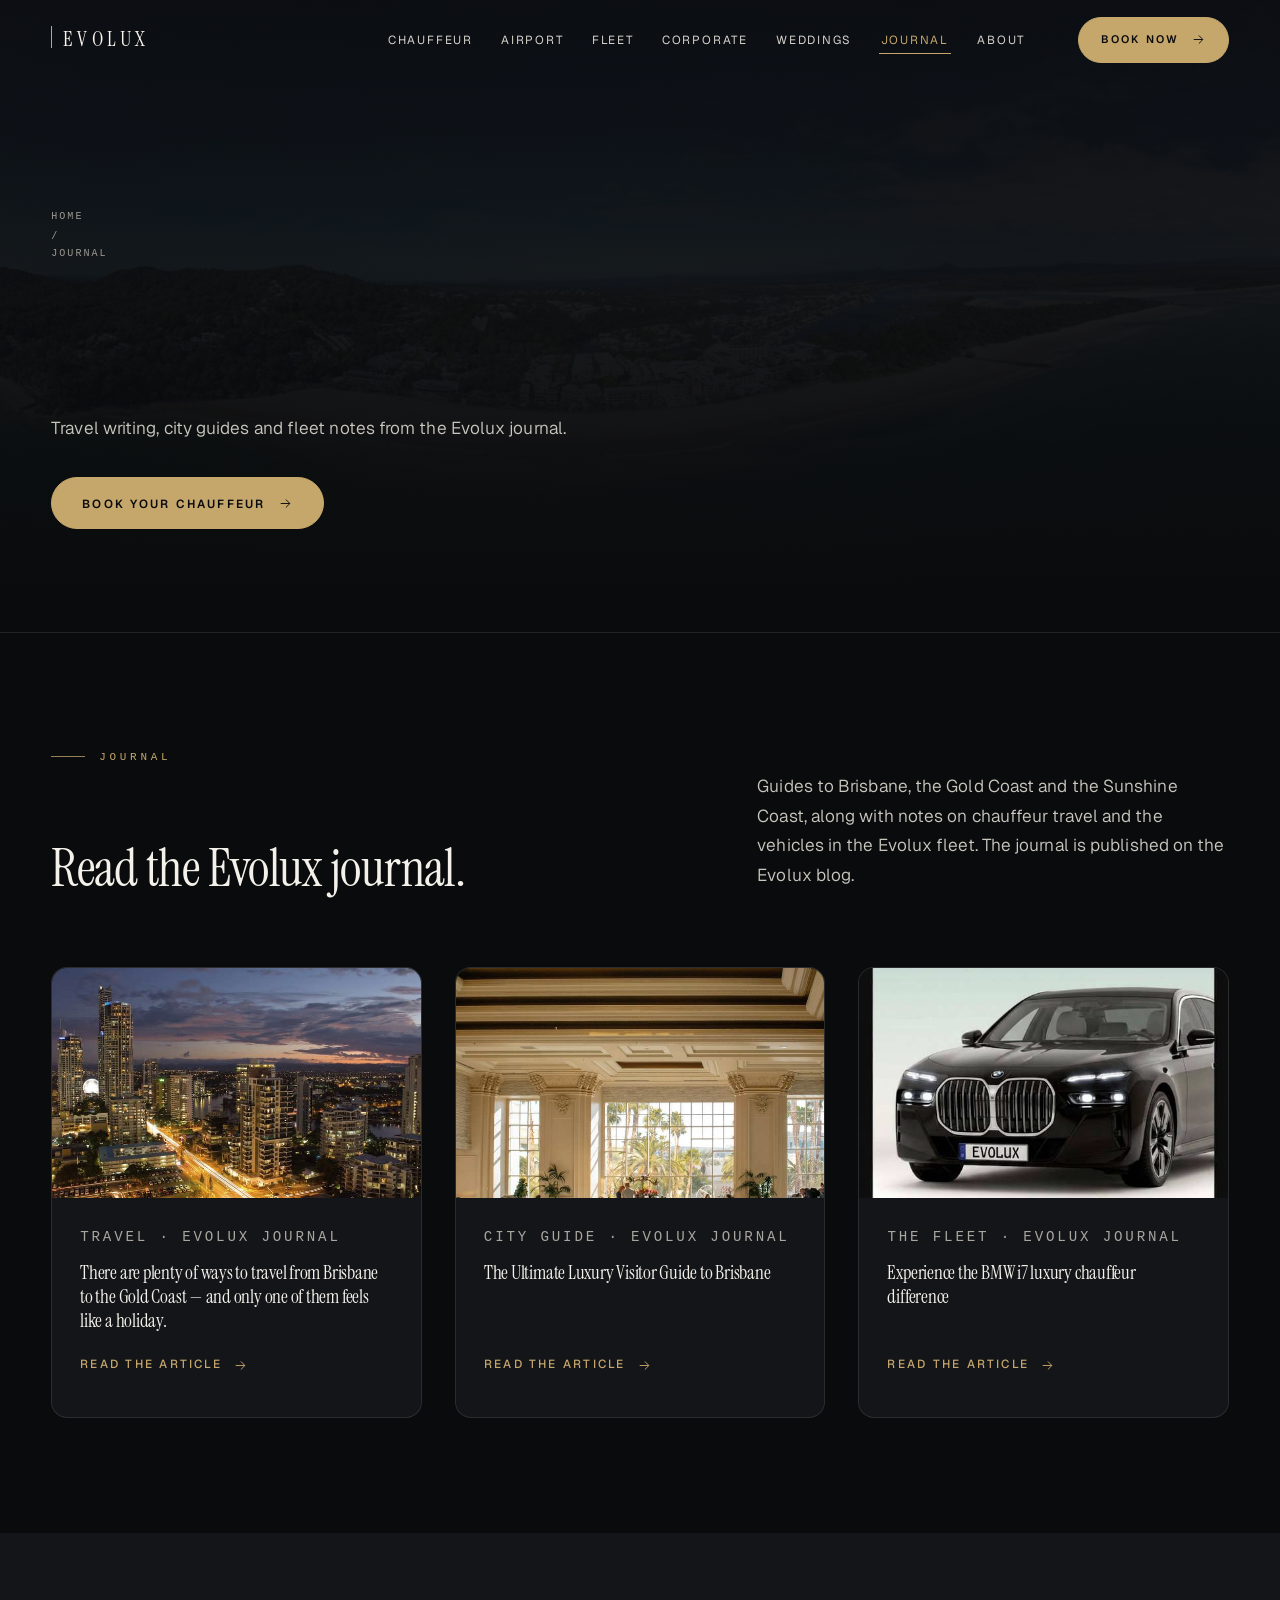
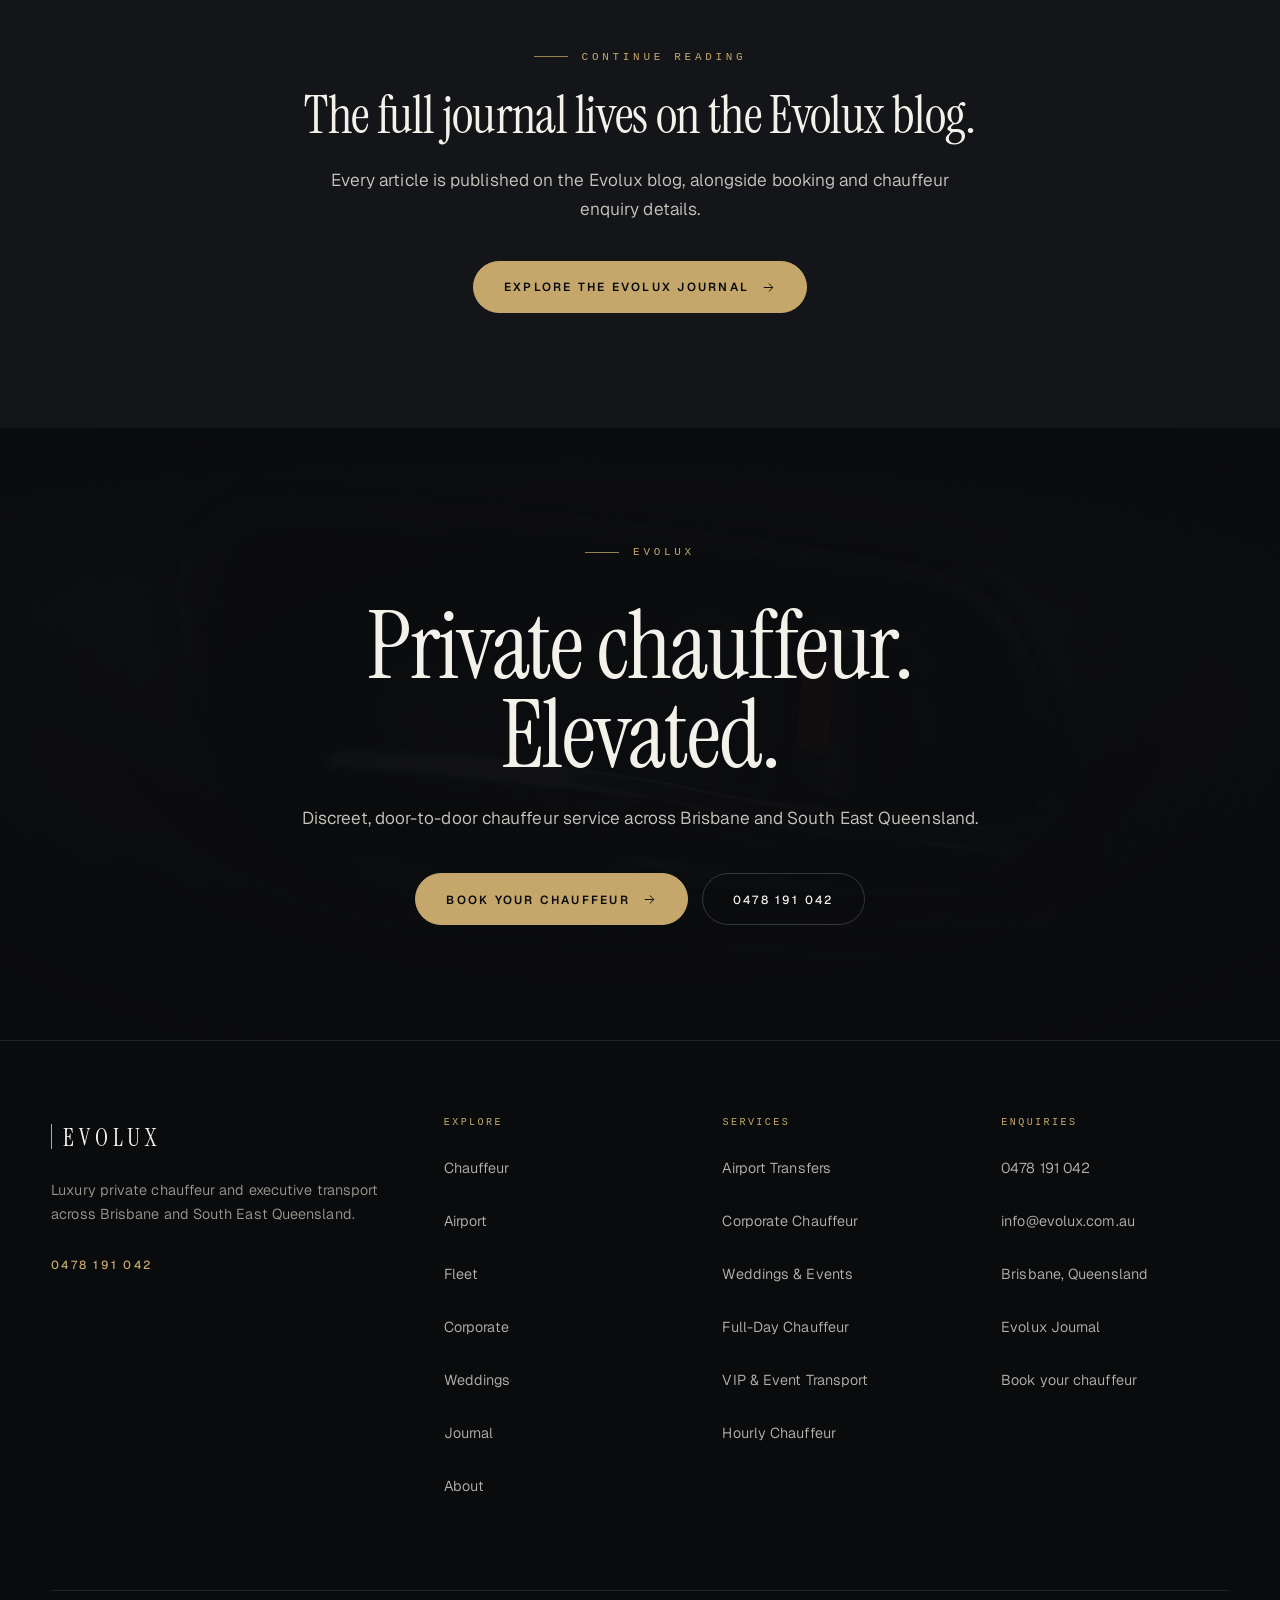
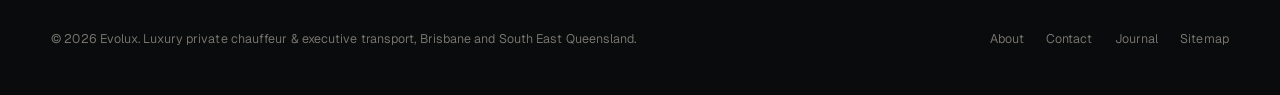
<file: journal.html>
<!DOCTYPE html>
<html lang="en-AU">
<head>
<meta charset="utf-8">
<meta name="viewport" content="width=device-width, initial-scale=1">
<title>The Evolux Journal — Brisbane Travel & Chauffeur Guides</title>
<meta name="description" content="Travel writing, Brisbane and South East Queensland city guides, and notes on chauffeur travel and the Evolux fleet.">
<link rel="canonical" href="https://evoluxbrisbane.github.io/journal.html">
<meta name="theme-color" content="#0a0b0d">
<meta name="robots" content="index, follow, max-image-preview:large">
<meta property="og:type" content="website">
<meta property="og:site_name" content="Evolux">
<meta property="og:locale" content="en_AU">
<meta property="og:title" content="The Evolux Journal — Brisbane Travel & Chauffeur Guides">
<meta property="og:description" content="Travel writing, Brisbane and South East Queensland city guides, and notes on chauffeur travel and the Evolux fleet.">
<meta property="og:url" content="https://evoluxbrisbane.github.io/journal.html">
<meta property="og:image" content="https://evoluxbrisbane.github.io/assets/icons/og-image.png">
<meta property="og:image:width" content="1200">
<meta property="og:image:height" content="630">
<meta name="twitter:card" content="summary_large_image">
<meta name="twitter:title" content="The Evolux Journal — Brisbane Travel & Chauffeur Guides">
<meta name="twitter:description" content="Travel writing, Brisbane and South East Queensland city guides, and notes on chauffeur travel and the Evolux fleet.">
<meta name="twitter:image" content="https://evoluxbrisbane.github.io/assets/icons/og-image.png">
<link rel="icon" href="assets/icons/favicon.svg" type="image/svg+xml">
<link rel="icon" href="assets/icons/favicon-32.png" sizes="32x32" type="image/png">
<link rel="apple-touch-icon" href="assets/icons/apple-touch-icon.png">
<link rel="manifest" href="manifest.webmanifest">
<link rel="preconnect" href="https://fonts.googleapis.com">
<link rel="preconnect" href="https://fonts.gstatic.com" crossorigin>
<link rel="preload" as="style" href="https://fonts.googleapis.com/css2?family=Geist:wght@200;300;400;500&family=Instrument+Serif:ital@0;1&display=swap">
<link rel="stylesheet" href="https://fonts.googleapis.com/css2?family=Geist:wght@200;300;400;500&family=Instrument+Serif:ital@0;1&display=swap" media="print" onload="this.media='all'">
<noscript><link rel="stylesheet" href="https://fonts.googleapis.com/css2?family=Geist:wght@200;300;400;500&family=Instrument+Serif:ital@0;1&display=swap"></noscript>
<link rel="stylesheet" href="css/theme.css">
<script type="application/ld+json">{"@context": "https://schema.org", "@graph": [{"@type": "Organization", "@id": "https://evoluxbrisbane.github.io/#org", "name": "Evolux", "url": "https://evoluxbrisbane.github.io", "logo": "https://evoluxbrisbane.github.io/assets/icons/icon-512.png", "email": "info@evolux.com.au", "telephone": "0478 191 042", "description": "Luxury private chauffeur and executive transport across Brisbane and South East Queensland."}, {"@type": "LocalBusiness", "@id": "https://evoluxbrisbane.github.io/#business", "name": "Evolux", "url": "https://evoluxbrisbane.github.io", "telephone": "0478 191 042", "email": "info@evolux.com.au", "image": "https://evoluxbrisbane.github.io/assets/icons/og-image.png", "logo": "https://evoluxbrisbane.github.io/assets/icons/icon-512.png", "parentOrganization": {"@id": "https://evoluxbrisbane.github.io/#org"}, "address": {"@type": "PostalAddress", "addressLocality": "Brisbane", "addressRegion": "Queensland", "addressCountry": "AU"}, "areaServed": {"@type": "State", "name": "Queensland"}, "description": "Luxury private chauffeur and executive transport across Brisbane and South East Queensland."}, {"@type": "WebSite", "@id": "https://evoluxbrisbane.github.io/#website", "url": "https://evoluxbrisbane.github.io", "name": "Evolux", "publisher": {"@id": "https://evoluxbrisbane.github.io/#org"}, "inLanguage": "en-AU"}, {"@type": "WebPage", "@id": "https://evoluxbrisbane.github.io/journal.html#webpage", "url": "https://evoluxbrisbane.github.io/journal.html", "name": "The Evolux Journal — Brisbane Travel & Chauffeur Guides", "description": "Travel writing, Brisbane and South East Queensland city guides, and notes on chauffeur travel and the Evolux fleet.", "isPartOf": {"@id": "https://evoluxbrisbane.github.io/#website"}, "about": {"@id": "https://evoluxbrisbane.github.io/#business"}, "inLanguage": "en-AU"}, {"@type": "BreadcrumbList", "itemListElement": [{"@type": "ListItem", "position": 1, "name": "Home", "item": "https://evoluxbrisbane.github.io/"}, {"@type": "ListItem", "position": 2, "name": "The Evolux Journal", "item": "https://evoluxbrisbane.github.io/journal.html"}]}]}</script>
</head>
<body>
<a class="skip-link" href="#main">Skip to main content</a>
<header class="hdr">
  <div class="wrap hdr__in">
    <a class="brand" href="https://evoluxbrisbane.github.io/" aria-label="Evolux — home">
      <span class="brand__mark">EVOLUX</span>
    </a>
    <nav class="nav" aria-label="Primary">
      <ul class="nav__list"><li><a href="chauffeur.html">Chauffeur</a></li><li><a href="airport.html">Airport</a></li><li><a href="fleet.html">Fleet</a></li><li><a href="corporate.html">Corporate</a></li><li><a href="weddings.html">Weddings</a></li><li><a href="journal.html">Journal</a></li><li><a href="about.html">About</a></li></ul>
    </nav>
    <a class="btn btn--solid btn--sm hdr__cta" href="https://evolux.com.au/book-your-chauffeur">
      <span>Book Now</span><svg class="arw" viewBox="0 0 24 24" fill="none" stroke="currentColor" stroke-width="1.5" aria-hidden="true"><path d="M5 12h13M13 6l6 6-6 6" stroke-linecap="round" stroke-linejoin="round"/></svg></a>
    <button class="burger" type="button" aria-expanded="false" aria-controls="mobnav" aria-label="Open menu">
      <span></span><span></span><span></span>
    </button>
  </div>
</header>
<div class="mobnav" id="mobnav">
  <ul class="mobnav__list"><li><a href="chauffeur.html">Chauffeur<span>01</span></a></li><li><a href="airport.html">Airport<span>02</span></a></li><li><a href="fleet.html">Fleet<span>03</span></a></li><li><a href="corporate.html">Corporate<span>04</span></a></li><li><a href="weddings.html">Weddings<span>05</span></a></li><li><a href="journal.html">Journal<span>06</span></a></li><li><a href="about.html">About<span>07</span></a></li></ul>
  <div class="mobnav__foot">
    <a class="btn btn--solid" href="https://evolux.com.au/book-your-chauffeur"><span>Book Now</span><svg class="arw" viewBox="0 0 24 24" fill="none" stroke="currentColor" stroke-width="1.5" aria-hidden="true"><path d="M5 12h13M13 6l6 6-6 6" stroke-linecap="round" stroke-linejoin="round"/></svg></a>
    <a class="btn" href="tel:+6178191042"><span>0478 191 042</span></a>
  </div>
</div>
<main id="main">
<section class="phero">
  <div class="phero__bg"><img src="assets/images/dest-sunshine-coast-1440.jpg" srcset="assets/images/dest-sunshine-coast-720.jpg 720w, assets/images/dest-sunshine-coast-1440.jpg 1440w" sizes="100vw" alt="South East Queensland coastline" width="1440" height="583" loading="eager" decoding="async" fetchpriority="high"></div>
  <div class="phero__scrim"></div>
  <div class="wrap">
    <nav class="pagetop" aria-label="Breadcrumb"><ol class="crumbs"><li><a href="https://evoluxbrisbane.github.io/">Home</a></li><li aria-hidden="true">/</li><li aria-current="page">Journal</li></ol></nav>
    <h1 class="display phero__title" data-reveal="line">The Evolux journal.</h1>
    <p class="lede" data-reveal style="--d:120ms">Travel writing, city guides and fleet notes from the Evolux journal.</p>
    <div data-reveal style="--d:220ms">
      <a class="btn btn--solid" href="https://evolux.com.au/book-your-chauffeur"><span>Book your chauffeur</span><svg class="arw" viewBox="0 0 24 24" fill="none" stroke="currentColor" stroke-width="1.5" aria-hidden="true"><path d="M5 12h13M13 6l6 6-6 6" stroke-linecap="round" stroke-linejoin="round"/></svg></a>
    </div>
  </div>
</section>
<section class="band">
  <div class="wrap">
    <div class="shead">
      <p class="eyebrow" data-reveal>Journal</p>
      <div class="shead__row">
        <h2 data-reveal style="--d:60ms">Read the Evolux journal.</h2>
        <p class="lede" data-reveal style="--d:140ms">Guides to Brisbane, the Gold Coast and the
          Sunshine Coast, along with notes on chauffeur travel and the vehicles in the Evolux
          fleet. The journal is published on the Evolux blog.</p>
      </div>
    </div>
    <div class="jour"><article class="jcard" data-reveal>
  <div class="jcard__media"><img src="assets/images/dest-gold-coast-720.jpg" srcset="assets/images/dest-gold-coast-720.jpg 720w, assets/images/dest-gold-coast-1440.jpg 1440w" sizes="(max-width:720px) 92vw, 31vw" alt="There are plenty of ways to travel from Brisbane to the Gold Coast — a" width="1440" height="960" loading="lazy" decoding="async"></div>
  <div class="jcard__body">
    <p class="jcard__meta">Travel · Evolux Journal</p>
    <h3>There are plenty of ways to travel from Brisbane to the Gold Coast — and only one of them feels like a holiday.</h3>
    <a class="tlink" href="https://evoluxbrisbane.blogspot.com/2026/08/there-are-plenty-of-ways-to-travel-from.html"><span>Read the article</span><svg class="arw" viewBox="0 0 24 24" fill="none" stroke="currentColor" stroke-width="1.5" aria-hidden="true"><path d="M5 12h13M13 6l6 6-6 6" stroke-linecap="round" stroke-linejoin="round"/></svg></a>
  </div>
</article><article class="jcard" data-reveal>
  <div class="jcard__media"><img src="assets/images/svc-hotel-720.jpg" srcset="assets/images/svc-hotel-720.jpg 720w, assets/images/svc-hotel-1280.jpg 1280w" sizes="(max-width:720px) 92vw, 31vw" alt="The Ultimate Luxury Visitor Guide to Brisbane" width="1280" height="1830" loading="lazy" decoding="async"></div>
  <div class="jcard__body">
    <p class="jcard__meta">City guide · Evolux Journal</p>
    <h3>The Ultimate Luxury Visitor Guide to Brisbane</h3>
    <a class="tlink" href="https://evoluxbrisbane.blogspot.com/2026/08/the-ultimate-luxury-visitor-guide-to.html"><span>Read the article</span><svg class="arw" viewBox="0 0 24 24" fill="none" stroke="currentColor" stroke-width="1.5" aria-hidden="true"><path d="M5 12h13M13 6l6 6-6 6" stroke-linecap="round" stroke-linejoin="round"/></svg></a>
  </div>
</article><article class="jcard" data-reveal>
  <div class="jcard__media"><img src="assets/images/fleet-first-1000.jpg" srcset="assets/images/fleet-first-560.jpg 560w, assets/images/fleet-first-1000.jpg 718w" sizes="(max-width:720px) 92vw, 31vw" alt="Experience the BMW i7 luxury chauffeur difference" width="718" height="1024" loading="lazy" decoding="async"></div>
  <div class="jcard__body">
    <p class="jcard__meta">The fleet · Evolux Journal</p>
    <h3>Experience the BMW i7 luxury chauffeur difference</h3>
    <a class="tlink" href="https://evoluxbrisbane.blogspot.com/2026/08/experience-bmw-i7-luxury-chauffeur.html"><span>Read the article</span><svg class="arw" viewBox="0 0 24 24" fill="none" stroke="currentColor" stroke-width="1.5" aria-hidden="true"><path d="M5 12h13M13 6l6 6-6 6" stroke-linecap="round" stroke-linejoin="round"/></svg></a>
  </div>
</article></div>
  </div>
</section>
<section class="band band--alt">
  <div class="wrap center">
    <div data-reveal>
      <p class="eyebrow" style="justify-content:center">Continue reading</p>
      <h2 style="margin-bottom:22px">The full journal lives on the Evolux blog.</h2>
      <p class="lede mx-auto" style="margin-bottom:36px">Every article is published on the
        Evolux blog, alongside booking and chauffeur enquiry details.</p>
      <a class="btn btn--solid" href="https://evoluxbrisbane.blogspot.com/" rel="noopener"><span>Explore the Evolux journal</span><svg class="arw" viewBox="0 0 24 24" fill="none" stroke="currentColor" stroke-width="1.5" aria-hidden="true"><path d="M5 12h13M13 6l6 6-6 6" stroke-linecap="round" stroke-linejoin="round"/></svg></a>
    </div>
  </div>
</section>
<section class="final band">
  <div class="final__bg"><img src="assets/images/hero-private-1800.jpg" srcset="assets/images/hero-private-1280.jpg 1280w, assets/images/hero-private-1800.jpg 1400w" sizes="100vw" alt="" width="1400" height="930" loading="eager" decoding="async" fetchpriority="high"></div>
  <div class="final__scrim"></div>
  <div class="wrap final__in" data-reveal>
    <p class="eyebrow" style="justify-content:center">Evolux</p>
    <h2 class="display">Private chauffeur. Elevated.</h2>
    <p class="lede mx-auto">Discreet, door-to-door chauffeur service across Brisbane and South East Queensland.</p>
    <div class="final__cta">
      <a class="btn btn--solid" href="https://evolux.com.au/book-your-chauffeur"><span>Book your chauffeur</span><svg class="arw" viewBox="0 0 24 24" fill="none" stroke="currentColor" stroke-width="1.5" aria-hidden="true"><path d="M5 12h13M13 6l6 6-6 6" stroke-linecap="round" stroke-linejoin="round"/></svg></a>
      <a class="btn" href="tel:+6178191042"><span>0478 191 042</span></a>
    </div>
  </div>
</section>
</main>
<footer class="ftr">
  <div class="wrap">
    <div class="ftr__top">
      <div class="ftr__brand">
        <span class="brand__mark">EVOLUX</span>
        <p class="ftr__blurb">Luxury private chauffeur and executive transport across
          Brisbane and South East Queensland.</p>
        <p class="ftr__blurb" style="margin-top:18px">
          <a class="tlink" href="tel:+6178191042" style="min-height:44px"><span>0478 191 042</span></a>
        </p>
      </div>
      <div>
        <h2 class="ftr__h">Explore</h2>
        <ul class="ftr__list"><li><a href="chauffeur.html">Chauffeur</a></li><li><a href="airport.html">Airport</a></li><li><a href="fleet.html">Fleet</a></li><li><a href="corporate.html">Corporate</a></li><li><a href="weddings.html">Weddings</a></li><li><a href="journal.html">Journal</a></li><li><a href="about.html">About</a></li></ul>
      </div>
      <div>
        <h2 class="ftr__h">Services</h2>
        <ul class="ftr__list"><li><a href="airport.html">Airport Transfers</a></li><li><a href="corporate.html">Corporate Chauffeur</a></li><li><a href="weddings.html">Weddings & Events</a></li><li><a href="chauffeur.html">Full-Day Chauffeur</a></li><li><a href="chauffeur.html">VIP & Event Transport</a></li><li><a href="chauffeur.html">Hourly Chauffeur</a></li></ul>
      </div>
      <div>
        <h2 class="ftr__h">Enquiries</h2>
        <ul class="ftr__list">
          <li><a href="tel:+6178191042">0478 191 042</a></li>
          <li><a href="mailto:info@evolux.com.au">info@evolux.com.au</a></li>
          <li>Brisbane, Queensland</li>
          <li><a href="https://evoluxbrisbane.blogspot.com/">Evolux Journal</a></li>
          <li><a href="https://evolux.com.au/book-your-chauffeur">Book your chauffeur</a></li>
        </ul>
      </div>
    </div>
    <div class="ftr__bottom">
      <p class="ftr__fine">&copy; <span data-year>2026</span> Evolux. Luxury private chauffeur
        &amp; executive transport, Brisbane and South East Queensland.</p>
      <div class="ftr__legal">
        <a href="https://evoluxbrisbane.github.io/about.html">About</a>
        <a href="https://evoluxbrisbane.github.io/contact.html">Contact</a>
        <a href="https://evoluxbrisbane.blogspot.com/">Journal</a>
        <a href="https://evoluxbrisbane.github.io/sitemap.xml">Sitemap</a>
      </div>
    </div>
  </div>
</footer>
<script src="js/main.js" defer></script>
</body>
</html>
</file>
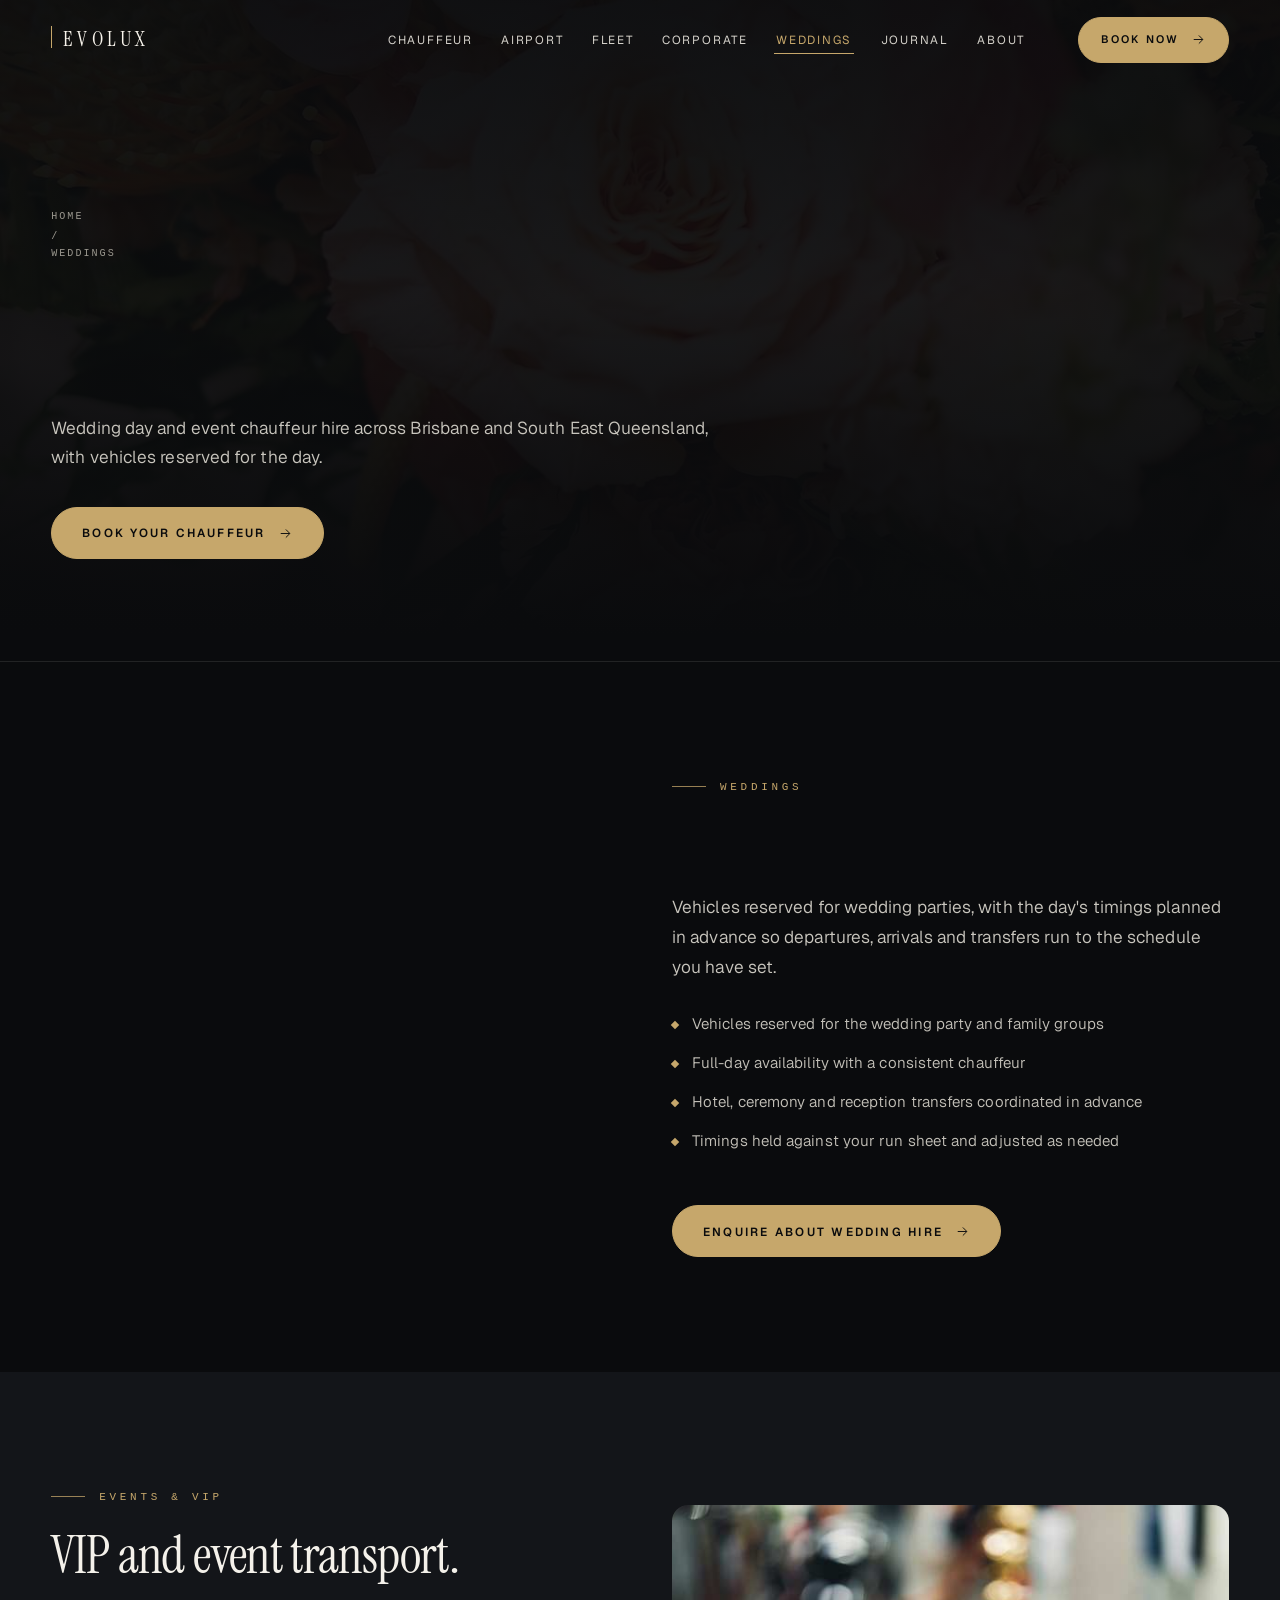
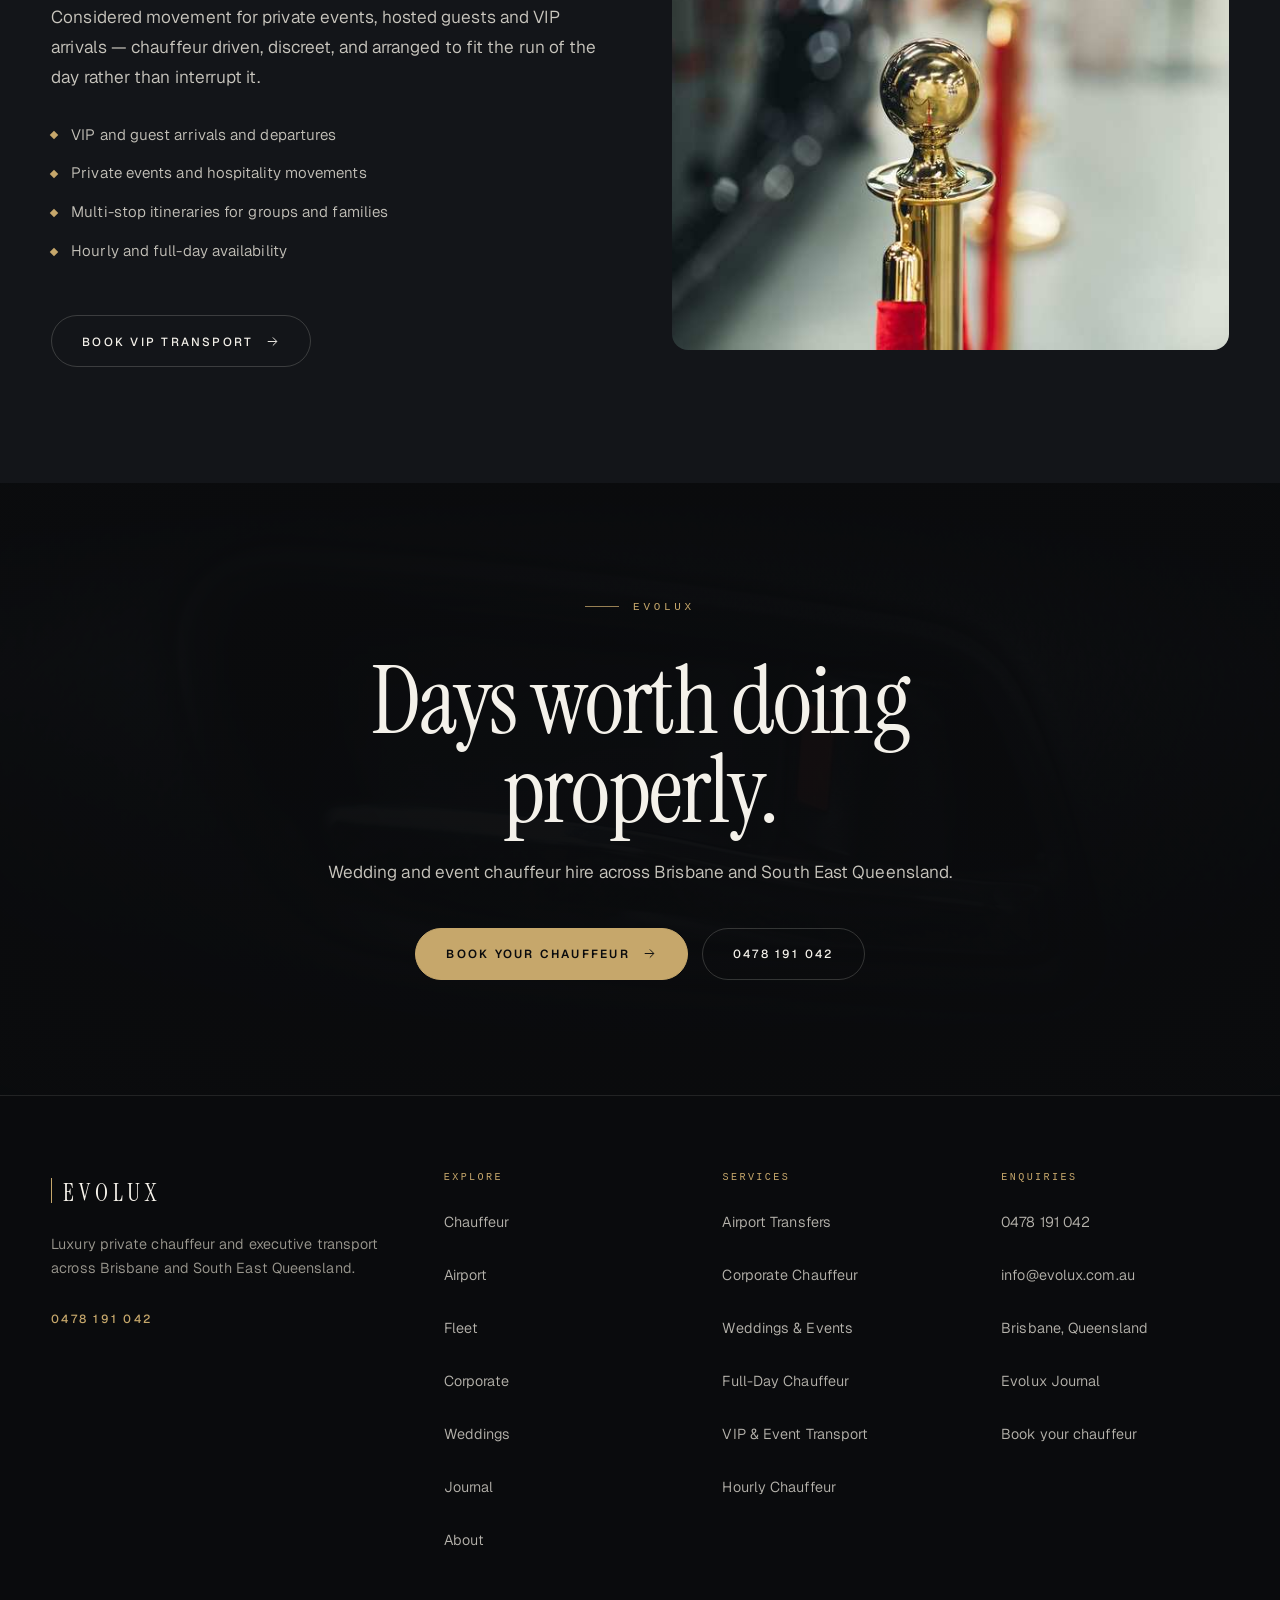
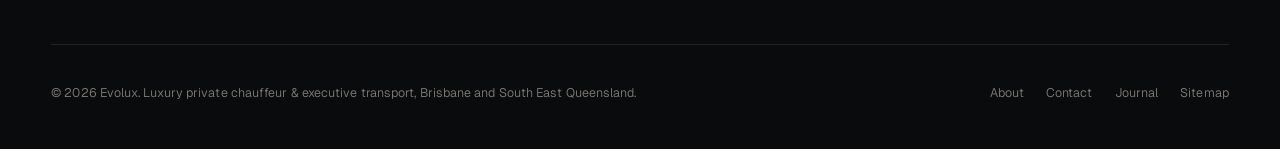
<file: weddings.html>
<!DOCTYPE html>
<html lang="en-AU">
<head>
<meta charset="utf-8">
<meta name="viewport" content="width=device-width, initial-scale=1">
<title>Wedding & Event Chauffeur Hire in Brisbane | Evolux</title>
<meta name="description" content="Wedding day and event chauffeur hire across Brisbane and South East Queensland, plus VIP and event transport for private occasions.">
<link rel="canonical" href="https://evoluxbrisbane.github.io/weddings.html">
<meta name="theme-color" content="#0a0b0d">
<meta name="robots" content="index, follow, max-image-preview:large">
<meta property="og:type" content="website">
<meta property="og:site_name" content="Evolux">
<meta property="og:locale" content="en_AU">
<meta property="og:title" content="Wedding & Event Chauffeur Hire in Brisbane | Evolux">
<meta property="og:description" content="Wedding day and event chauffeur hire across Brisbane and South East Queensland, plus VIP and event transport for private occasions.">
<meta property="og:url" content="https://evoluxbrisbane.github.io/weddings.html">
<meta property="og:image" content="https://evoluxbrisbane.github.io/assets/icons/og-image.png">
<meta property="og:image:width" content="1200">
<meta property="og:image:height" content="630">
<meta name="twitter:card" content="summary_large_image">
<meta name="twitter:title" content="Wedding & Event Chauffeur Hire in Brisbane | Evolux">
<meta name="twitter:description" content="Wedding day and event chauffeur hire across Brisbane and South East Queensland, plus VIP and event transport for private occasions.">
<meta name="twitter:image" content="https://evoluxbrisbane.github.io/assets/icons/og-image.png">
<link rel="icon" href="assets/icons/favicon.svg" type="image/svg+xml">
<link rel="icon" href="assets/icons/favicon-32.png" sizes="32x32" type="image/png">
<link rel="apple-touch-icon" href="assets/icons/apple-touch-icon.png">
<link rel="manifest" href="manifest.webmanifest">
<link rel="preconnect" href="https://fonts.googleapis.com">
<link rel="preconnect" href="https://fonts.gstatic.com" crossorigin>
<link rel="preload" as="style" href="https://fonts.googleapis.com/css2?family=Geist:wght@200;300;400;500&family=Instrument+Serif:ital@0;1&display=swap">
<link rel="stylesheet" href="https://fonts.googleapis.com/css2?family=Geist:wght@200;300;400;500&family=Instrument+Serif:ital@0;1&display=swap" media="print" onload="this.media='all'">
<noscript><link rel="stylesheet" href="https://fonts.googleapis.com/css2?family=Geist:wght@200;300;400;500&family=Instrument+Serif:ital@0;1&display=swap"></noscript>
<link rel="stylesheet" href="css/theme.css">
<script type="application/ld+json">{"@context": "https://schema.org", "@graph": [{"@type": "Organization", "@id": "https://evoluxbrisbane.github.io/#org", "name": "Evolux", "url": "https://evoluxbrisbane.github.io", "logo": "https://evoluxbrisbane.github.io/assets/icons/icon-512.png", "email": "info@evolux.com.au", "telephone": "0478 191 042", "description": "Luxury private chauffeur and executive transport across Brisbane and South East Queensland."}, {"@type": "LocalBusiness", "@id": "https://evoluxbrisbane.github.io/#business", "name": "Evolux", "url": "https://evoluxbrisbane.github.io", "telephone": "0478 191 042", "email": "info@evolux.com.au", "image": "https://evoluxbrisbane.github.io/assets/icons/og-image.png", "logo": "https://evoluxbrisbane.github.io/assets/icons/icon-512.png", "parentOrganization": {"@id": "https://evoluxbrisbane.github.io/#org"}, "address": {"@type": "PostalAddress", "addressLocality": "Brisbane", "addressRegion": "Queensland", "addressCountry": "AU"}, "areaServed": {"@type": "State", "name": "Queensland"}, "description": "Luxury private chauffeur and executive transport across Brisbane and South East Queensland."}, {"@type": "WebSite", "@id": "https://evoluxbrisbane.github.io/#website", "url": "https://evoluxbrisbane.github.io", "name": "Evolux", "publisher": {"@id": "https://evoluxbrisbane.github.io/#org"}, "inLanguage": "en-AU"}, {"@type": "WebPage", "@id": "https://evoluxbrisbane.github.io/weddings.html#webpage", "url": "https://evoluxbrisbane.github.io/weddings.html", "name": "Wedding & Event Chauffeur Hire in Brisbane | Evolux", "description": "Wedding day and event chauffeur hire across Brisbane and South East Queensland, plus VIP and event transport for private occasions.", "isPartOf": {"@id": "https://evoluxbrisbane.github.io/#website"}, "about": {"@id": "https://evoluxbrisbane.github.io/#business"}, "inLanguage": "en-AU"}, {"@type": "BreadcrumbList", "itemListElement": [{"@type": "ListItem", "position": 1, "name": "Home", "item": "https://evoluxbrisbane.github.io/"}, {"@type": "ListItem", "position": 2, "name": "Wedding & Event Chauffeur Hire in Brisbane | Evolux", "item": "https://evoluxbrisbane.github.io/weddings.html"}]}]}</script>
</head>
<body>
<a class="skip-link" href="#main">Skip to main content</a>
<header class="hdr">
  <div class="wrap hdr__in">
    <a class="brand" href="https://evoluxbrisbane.github.io/" aria-label="Evolux — home">
      <span class="brand__mark">EVOLUX</span>
    </a>
    <nav class="nav" aria-label="Primary">
      <ul class="nav__list"><li><a href="chauffeur.html">Chauffeur</a></li><li><a href="airport.html">Airport</a></li><li><a href="fleet.html">Fleet</a></li><li><a href="corporate.html">Corporate</a></li><li><a href="weddings.html">Weddings</a></li><li><a href="journal.html">Journal</a></li><li><a href="about.html">About</a></li></ul>
    </nav>
    <a class="btn btn--solid btn--sm hdr__cta" href="https://evolux.com.au/book-your-chauffeur">
      <span>Book Now</span><svg class="arw" viewBox="0 0 24 24" fill="none" stroke="currentColor" stroke-width="1.5" aria-hidden="true"><path d="M5 12h13M13 6l6 6-6 6" stroke-linecap="round" stroke-linejoin="round"/></svg></a>
    <button class="burger" type="button" aria-expanded="false" aria-controls="mobnav" aria-label="Open menu">
      <span></span><span></span><span></span>
    </button>
  </div>
</header>
<div class="mobnav" id="mobnav">
  <ul class="mobnav__list"><li><a href="chauffeur.html">Chauffeur<span>01</span></a></li><li><a href="airport.html">Airport<span>02</span></a></li><li><a href="fleet.html">Fleet<span>03</span></a></li><li><a href="corporate.html">Corporate<span>04</span></a></li><li><a href="weddings.html">Weddings<span>05</span></a></li><li><a href="journal.html">Journal<span>06</span></a></li><li><a href="about.html">About<span>07</span></a></li></ul>
  <div class="mobnav__foot">
    <a class="btn btn--solid" href="https://evolux.com.au/book-your-chauffeur"><span>Book Now</span><svg class="arw" viewBox="0 0 24 24" fill="none" stroke="currentColor" stroke-width="1.5" aria-hidden="true"><path d="M5 12h13M13 6l6 6-6 6" stroke-linecap="round" stroke-linejoin="round"/></svg></a>
    <a class="btn" href="tel:+6178191042"><span>0478 191 042</span></a>
  </div>
</div>
<main id="main">
<section class="phero">
  <div class="phero__bg"><img src="assets/images/svc-weddings-1280.jpg" srcset="assets/images/svc-weddings-720.jpg 720w, assets/images/svc-weddings-1280.jpg 1280w" sizes="100vw" alt="Wedding day chauffeur" width="1280" height="1914" loading="eager" decoding="async" fetchpriority="high"></div>
  <div class="phero__scrim"></div>
  <div class="wrap">
    <nav class="pagetop" aria-label="Breadcrumb"><ol class="crumbs"><li><a href="https://evoluxbrisbane.github.io/">Home</a></li><li aria-hidden="true">/</li><li aria-current="page">Weddings</li></ol></nav>
    <h1 class="display phero__title" data-reveal="line">Weddings &amp; events.</h1>
    <p class="lede" data-reveal style="--d:120ms">Wedding day and event chauffeur hire across Brisbane and South East Queensland, with vehicles reserved for the day.</p>
    <div data-reveal style="--d:220ms">
      <a class="btn btn--solid" href="https://evolux.com.au/book-your-chauffeur"><span>Book your chauffeur</span><svg class="arw" viewBox="0 0 24 24" fill="none" stroke="currentColor" stroke-width="1.5" aria-hidden="true"><path d="M5 12h13M13 6l6 6-6 6" stroke-linecap="round" stroke-linejoin="round"/></svg></a>
    </div>
  </div>
</section>
<section class="band">
  <div class="wrap split">
    <div class="split__media" data-reveal="left">
      <img src="assets/images/svc-weddings-1280.jpg" srcset="assets/images/svc-weddings-720.jpg 720w, assets/images/svc-weddings-1280.jpg 1280w" sizes="(max-width:980px) 92vw, 46vw" alt="Wedding day chauffeur transport" width="1280" height="1914" loading="lazy" decoding="async">
    </div>
    <div class="split__body">
      <p class="eyebrow" data-reveal>Weddings</p>
      <h2 data-reveal style="--d:60ms">Wedding day chauffeur hire.</h2>
      <div data-reveal style="--d:140ms">
        <p class="lede">Vehicles reserved for wedding parties, with the day's timings planned in
          advance so departures, arrivals and transfers run to the schedule you have set.</p>
        <ul class="split__list">
          <li>Vehicles reserved for the wedding party and family groups</li>
          <li>Full-day availability with a consistent chauffeur</li>
          <li>Hotel, ceremony and reception transfers coordinated in advance</li>
          <li>Timings held against your run sheet and adjusted as needed</li>
        </ul>
        <a class="btn btn--solid" href="https://evolux.com.au/book-your-chauffeur"><span>Enquire about wedding hire</span><svg class="arw" viewBox="0 0 24 24" fill="none" stroke="currentColor" stroke-width="1.5" aria-hidden="true"><path d="M5 12h13M13 6l6 6-6 6" stroke-linecap="round" stroke-linejoin="round"/></svg></a>
      </div>
    </div>
  </div>
</section>
<section class="band band--alt">
  <div class="wrap split split--flip">
    <div class="split__media" data-reveal="right">
      <img src="assets/images/svc-vip-1280.jpg" srcset="assets/images/svc-vip-720.jpg 720w, assets/images/svc-vip-1280.jpg 1280w" sizes="(max-width:980px) 92vw, 46vw" alt="VIP and event transport" width="1280" height="854" loading="lazy" decoding="async">
    </div>
    <div class="split__body">
      <p class="eyebrow" data-reveal>Events &amp; VIP</p>
      <h2 data-reveal style="--d:60ms">VIP and event transport.</h2>
      <div data-reveal style="--d:140ms">
        <p class="lede">Considered movement for private events, hosted guests and VIP arrivals —
          chauffeur driven, discreet, and arranged to fit the run of the day rather than
          interrupt it.</p>
        <ul class="split__list">
          <li>VIP and guest arrivals and departures</li>
          <li>Private events and hospitality movements</li>
          <li>Multi-stop itineraries for groups and families</li>
          <li>Hourly and full-day availability</li>
        </ul>
        <a class="btn" href="https://evolux.com.au/book-your-chauffeur"><span>Book VIP transport</span><svg class="arw" viewBox="0 0 24 24" fill="none" stroke="currentColor" stroke-width="1.5" aria-hidden="true"><path d="M5 12h13M13 6l6 6-6 6" stroke-linecap="round" stroke-linejoin="round"/></svg></a>
      </div>
    </div>
  </div>
</section>
<section class="final band">
  <div class="final__bg"><img src="assets/images/hero-private-1800.jpg" srcset="assets/images/hero-private-1280.jpg 1280w, assets/images/hero-private-1800.jpg 1400w" sizes="100vw" alt="" width="1400" height="930" loading="eager" decoding="async" fetchpriority="high"></div>
  <div class="final__scrim"></div>
  <div class="wrap final__in" data-reveal>
    <p class="eyebrow" style="justify-content:center">Evolux</p>
    <h2 class="display">Days worth doing properly.</h2>
    <p class="lede mx-auto">Wedding and event chauffeur hire across Brisbane and South East Queensland.</p>
    <div class="final__cta">
      <a class="btn btn--solid" href="https://evolux.com.au/book-your-chauffeur"><span>Book your chauffeur</span><svg class="arw" viewBox="0 0 24 24" fill="none" stroke="currentColor" stroke-width="1.5" aria-hidden="true"><path d="M5 12h13M13 6l6 6-6 6" stroke-linecap="round" stroke-linejoin="round"/></svg></a>
      <a class="btn" href="tel:+6178191042"><span>0478 191 042</span></a>
    </div>
  </div>
</section>
</main>
<footer class="ftr">
  <div class="wrap">
    <div class="ftr__top">
      <div class="ftr__brand">
        <span class="brand__mark">EVOLUX</span>
        <p class="ftr__blurb">Luxury private chauffeur and executive transport across
          Brisbane and South East Queensland.</p>
        <p class="ftr__blurb" style="margin-top:18px">
          <a class="tlink" href="tel:+6178191042" style="min-height:44px"><span>0478 191 042</span></a>
        </p>
      </div>
      <div>
        <h2 class="ftr__h">Explore</h2>
        <ul class="ftr__list"><li><a href="chauffeur.html">Chauffeur</a></li><li><a href="airport.html">Airport</a></li><li><a href="fleet.html">Fleet</a></li><li><a href="corporate.html">Corporate</a></li><li><a href="weddings.html">Weddings</a></li><li><a href="journal.html">Journal</a></li><li><a href="about.html">About</a></li></ul>
      </div>
      <div>
        <h2 class="ftr__h">Services</h2>
        <ul class="ftr__list"><li><a href="airport.html">Airport Transfers</a></li><li><a href="corporate.html">Corporate Chauffeur</a></li><li><a href="weddings.html">Weddings & Events</a></li><li><a href="chauffeur.html">Full-Day Chauffeur</a></li><li><a href="chauffeur.html">VIP & Event Transport</a></li><li><a href="chauffeur.html">Hourly Chauffeur</a></li></ul>
      </div>
      <div>
        <h2 class="ftr__h">Enquiries</h2>
        <ul class="ftr__list">
          <li><a href="tel:+6178191042">0478 191 042</a></li>
          <li><a href="mailto:info@evolux.com.au">info@evolux.com.au</a></li>
          <li>Brisbane, Queensland</li>
          <li><a href="https://evoluxbrisbane.blogspot.com/">Evolux Journal</a></li>
          <li><a href="https://evolux.com.au/book-your-chauffeur">Book your chauffeur</a></li>
        </ul>
      </div>
    </div>
    <div class="ftr__bottom">
      <p class="ftr__fine">&copy; <span data-year>2026</span> Evolux. Luxury private chauffeur
        &amp; executive transport, Brisbane and South East Queensland.</p>
      <div class="ftr__legal">
        <a href="https://evoluxbrisbane.github.io/about.html">About</a>
        <a href="https://evoluxbrisbane.github.io/contact.html">Contact</a>
        <a href="https://evoluxbrisbane.blogspot.com/">Journal</a>
        <a href="https://evoluxbrisbane.github.io/sitemap.xml">Sitemap</a>
      </div>
    </div>
  </div>
</footer>
<script src="js/main.js" defer></script>
</body>
</html>
</file>
<file: css/theme.css>
/* ==========================================================================
   EVOLUX — luxury chauffeur & executive transport, Brisbane
   Design system. Static site, zero dependencies.
   Palette + type carried from the established Evolux brand language.
   ========================================================================== */

/* ---------- 1. Tokens ---------- */
:root{
  /* surfaces */
  --obsidian:#0a0b0d;
  --obsidian-soft:#1a1d22;
  --obsidian-elevated:#131519;
  --ivory:#f4f1ea;
  --ivory-bright:#f8f4ec;

  /* accents */
  --champagne:#c6a76b;
  --champagne-soft:#ddc492;
  --mist:#9b988f;

  /* lines */
  --line:rgba(245,242,234,.10);
  --line-strong:rgba(245,242,234,.18);

  /* type */
  --sans:'Geist',-apple-system,BlinkMacSystemFont,'Segoe UI',Roboto,'Helvetica Neue',Arial,sans-serif;
  --serif:'Instrument Serif',Georgia,'Times New Roman',serif;
  --mono:ui-monospace,SFMono-Regular,Menlo,Monaco,Consolas,monospace;

  /* metrics */
  --container:1440px;
  --gut:clamp(20px,4vw,64px);
  --hdr-h:80px;
  --ease:cubic-bezier(.16,1,.3,1);
  --r-sm:6px; --r-md:10px; --r-lg:16px; --r-xl:24px; --r-pill:999px;

  --shadow-lift:0 24px 60px -24px rgba(0,0,0,.75);
  --glow:0 0 0 1px rgba(198,167,107,.28), 0 18px 50px -22px rgba(198,167,107,.34);
}

/* ---------- 2. Reset ---------- */
*,*::before,*::after{box-sizing:border-box}
html{-webkit-text-size-adjust:100%;overflow-x:clip}
html:focus-within{scroll-behavior:smooth}
body,h1,h2,h3,h4,p,figure,blockquote,dl,dd{margin:0}
ul[class],ol[class]{list-style:none;padding:0}
img,svg,video{display:block;max-width:100%;height:auto}
button,input,select,textarea{font:inherit;color:inherit}
a{color:inherit;text-decoration:none}

body{
  background:var(--obsidian);
  color:var(--ivory);
  font-family:var(--sans);
  font-size:clamp(15px,.42vw + 14px,17px);
  line-height:1.65;
  font-weight:350;
  letter-spacing:.005em;
  -webkit-font-smoothing:antialiased;
  text-rendering:optimizeLegibility;
  overflow-x:hidden;
}

/* ---------- 3. A11y primitives ---------- */
.skip-link{
  position:absolute;left:-9999px;top:0;z-index:2000;
  background:var(--champagne);color:var(--obsidian);
  padding:14px 22px;font-size:.82rem;font-weight:600;letter-spacing:.08em;
  text-transform:uppercase;border-radius:0 0 var(--r-sm) 0;
}
.skip-link:focus{left:0}

:focus-visible{
  outline:2px solid var(--champagne);
  outline-offset:3px;
  border-radius:2px;
}

.sr-only{
  position:absolute;width:1px;height:1px;padding:0;margin:-1px;
  overflow:hidden;clip:rect(0 0 0 0);white-space:nowrap;border:0;
}

/* ---------- 4. Layout ---------- */
.wrap{width:100%;max-width:var(--container);margin-inline:auto;padding-inline:var(--gut)}
.wrap--narrow{max-width:1120px}
section{position:relative}

.band{padding-block:clamp(72px,9vw,148px)}
.band--tight{padding-block:clamp(56px,6vw,96px)}
.band--alt{background:var(--obsidian-elevated)}

.rule{height:1px;background:var(--line);border:0;margin:0}

/* ---------- 5. Type ---------- */
.display{
  font-family:var(--serif);
  font-weight:400;
  line-height:.94;
  letter-spacing:-.018em;
  font-size:clamp(2.9rem,7.4vw,6.1rem);
}
.display em{font-style:normal;color:var(--champagne)}

h1,h2,h3,h4{font-weight:400;line-height:1.14;letter-spacing:-.012em}
h2{font-family:var(--serif);font-size:clamp(2.05rem,4.1vw,3.5rem);line-height:1.06}
h3{font-size:clamp(1.12rem,1.5vw,1.4rem);line-height:1.28}
h4{font-size:1rem;letter-spacing:.02em}

.eyebrow{
  font-family:var(--mono);
  font-size:.685rem;
  letter-spacing:.34em;
  text-transform:uppercase;
  color:var(--champagne);
  display:flex;align-items:center;gap:14px;
  margin-bottom:22px;
}
.eyebrow::before{content:"";width:34px;height:1px;background:var(--champagne);opacity:.75;flex:none}

.lede{
  font-size:clamp(1.02rem,1.35vw,1.22rem);
  line-height:1.72;
  color:#c9c6be;
  max-width:62ch;
}
.muted{color:var(--mist)}
.small{font-size:.875rem;line-height:1.6}
.tnum{font-variant-numeric:tabular-nums}

/* ---------- 6. Buttons ---------- */
.btn{
  --btn-bg:transparent; --btn-fg:var(--ivory); --btn-bd:var(--line-strong);
  position:relative;
  display:inline-flex;align-items:center;justify-content:center;gap:12px;
  min-height:52px;                     /* >= 44px target */
  padding:15px 30px;
  background:var(--btn-bg);color:var(--btn-fg);
  border:1px solid var(--btn-bd);
  border-radius:var(--r-pill);
  font-size:.735rem;font-weight:500;
  letter-spacing:.19em;text-transform:uppercase;
  cursor:pointer;overflow:hidden;
  transition:color .5s var(--ease),border-color .5s var(--ease),
             background-color .5s var(--ease),transform .5s var(--ease),
             box-shadow .5s var(--ease);
}
.btn::after{
  content:"";position:absolute;inset:0;z-index:-1;
  background:var(--champagne);
  transform:translateY(101%);
  transition:transform .55s var(--ease);
}
.btn > *{position:relative;z-index:1}
.btn:hover{border-color:var(--champagne);transform:translateY(-2px)}
.btn:hover::after{transform:translateY(0)}
.btn:hover{color:var(--obsidian)}
.btn:focus-visible{outline:2px solid var(--champagne);outline-offset:4px}

.btn--solid{--btn-bg:var(--champagne);--btn-fg:var(--obsidian);--btn-bd:var(--champagne);font-weight:600}
.btn--solid:hover{box-shadow:var(--glow)}
.btn--sm{min-height:46px;padding:12px 22px;font-size:.68rem}

.btn .arw{width:15px;height:15px;flex:none;transition:transform .5s var(--ease)}
.btn:hover .arw{transform:translateX(5px)}

/* text link with animated rule */
.tlink{
  display:inline-flex;align-items:center;gap:11px;
  min-height:44px;
  font-size:.735rem;font-weight:500;letter-spacing:.19em;text-transform:uppercase;
  color:var(--champagne);
  padding-block:8px;
}
.tlink .arw{width:15px;height:15px;flex:none;transition:transform .5s var(--ease)}
.tlink:hover .arw{transform:translateX(5px)}
.tlink span{background-image:linear-gradient(currentColor,currentColor);
  background-size:0% 1px;background-repeat:no-repeat;background-position:0 100%;
  transition:background-size .55s var(--ease);padding-bottom:3px}
.tlink:hover span{background-size:100% 1px}

/* ---------- 7. Header ---------- */
.hdr{
  position:fixed;inset:0 0 auto;z-index:900;
  height:var(--hdr-h);
  display:flex;align-items:center;
  transition:background-color .6s var(--ease),border-color .6s var(--ease),
             backdrop-filter .6s var(--ease),height .6s var(--ease);
  border-bottom:1px solid transparent;
}
.hdr.is-stuck{
  height:70px;
  background:rgba(10,11,13,.86);
  backdrop-filter:blur(18px) saturate(1.3);
  -webkit-backdrop-filter:blur(18px) saturate(1.3);
  border-bottom-color:var(--line);
}
.hdr__in{display:flex;align-items:center;gap:clamp(16px,2.4vw,40px);width:100%}

.brand{display:flex;align-items:center;gap:11px;flex:none;min-height:44px}
.brand__mark{
  font-family:var(--serif);font-size:1.32rem;letter-spacing:.2em;
  color:var(--ivory-bright);white-space:nowrap;
}
.brand__mark::before{
  content:"";display:inline-block;width:1px;height:1.05em;
  background:var(--champagne);margin-right:11px;vertical-align:-.11em;
}

.nav{margin-left:auto;display:flex;align-items:center}
.nav__list{display:flex;align-items:center;gap:clamp(14px,1.9vw,30px)}
.nav__list a{
  position:relative;display:inline-flex;align-items:center;
  min-height:44px;padding-inline:2px;
  font-size:.735rem;font-weight:400;letter-spacing:.15em;text-transform:uppercase;
  color:#d5d2cb;transition:color .4s var(--ease);
}
.nav__list a::after{
  content:"";position:absolute;left:0;right:0;bottom:8px;height:1px;
  background:var(--champagne);transform:scaleX(0);transform-origin:0 50%;
  transition:transform .5s var(--ease);
}
.nav__list a:hover,.nav__list a[aria-current="page"]{color:var(--ivory-bright)}
.nav__list a:hover::after,.nav__list a[aria-current="page"]::after{transform:scaleX(1)}
.nav__list a[aria-current="page"]{color:var(--champagne)}

.hdr__cta{flex:none;margin-left:clamp(12px,1.6vw,26px)}

/* burger */
.burger{
  display:none;margin-left:auto;
  width:48px;height:48px;flex:none;
  background:none;border:1px solid var(--line-strong);border-radius:var(--r-pill);
  cursor:pointer;position:relative;
}
.burger span{
  position:absolute;left:50%;width:17px;height:1px;background:var(--ivory);
  transform:translateX(-50%);transition:transform .45s var(--ease),opacity .3s var(--ease);
}
.burger span:nth-child(1){top:19px}
.burger span:nth-child(2){top:23.5px}
.burger span:nth-child(3){top:28px}
.burger[aria-expanded="true"] span:nth-child(1){transform:translateX(-50%) translateY(4.5px) rotate(45deg)}
.burger[aria-expanded="true"] span:nth-child(2){opacity:0}
.burger[aria-expanded="true"] span:nth-child(3){transform:translateX(-50%) translateY(-4.5px) rotate(-45deg)}

/* mobile drawer */
.mobnav{
  position:fixed;inset:0;z-index:890;
  background:rgba(10,11,13,.97);
  backdrop-filter:blur(22px);-webkit-backdrop-filter:blur(22px);
  display:flex;flex-direction:column;
  padding:calc(var(--hdr-h) + 24px) var(--gut) 40px;
  opacity:0;visibility:hidden;transform:translateY(-10px);
  transition:opacity .5s var(--ease),transform .5s var(--ease),visibility .5s;
  overflow-y:auto;
}
.mobnav.is-open{opacity:1;visibility:visible;transform:none}
.mobnav__list{display:flex;flex-direction:column;gap:2px}
.mobnav__list a{
  display:flex;align-items:center;justify-content:space-between;
  min-height:58px;padding-block:10px;
  border-bottom:1px solid var(--line);
  font-family:var(--serif);font-size:1.6rem;letter-spacing:.01em;color:var(--ivory);
  transition:color .35s var(--ease),padding-left .35s var(--ease);
}
.mobnav__list a:hover,.mobnav__list a:focus-visible{color:var(--champagne);padding-left:8px}
.mobnav__list a span{font-family:var(--mono);font-size:.62rem;letter-spacing:.2em;color:var(--mist)}
.mobnav__foot{margin-top:auto;padding-top:32px;display:grid;gap:16px}
.mobnav__foot .btn{width:100%}

body.is-locked{overflow:hidden}

/* ---------- 8. Hero ---------- */
.hero{
  position:relative;
  min-height:100svh;
  display:flex;align-items:flex-end;
  padding-top:calc(var(--hdr-h) + 40px);
  padding-bottom:clamp(48px,7vw,96px);
  overflow:hidden;
  isolation:isolate;
}
.hero__bg{position:absolute;inset:0;z-index:-2}
.hero__bg img{width:100%;height:100%;object-fit:cover;object-position:center 58%}
.hero__scrim{
  position:absolute;inset:0;z-index:-1;
  background:
    linear-gradient(to top,rgba(10,11,13,.97) 0%,rgba(10,11,13,.80) 30%,rgba(10,11,13,.42) 62%,rgba(10,11,13,.66) 100%),
    radial-gradient(120% 88% at 82% 18%,rgba(198,167,107,.15),transparent 58%);
}
.hero__grid{
  position:absolute;inset:0;z-index:-1;pointer-events:none;opacity:.5;
  background-image:linear-gradient(var(--line) 1px,transparent 1px),
                   linear-gradient(90deg,var(--line) 1px,transparent 1px);
  background-size:100% 25vh,25vw 100%;
  mask-image:radial-gradient(120% 80% at 50% 30%,#000,transparent 78%);
  -webkit-mask-image:radial-gradient(120% 80% at 50% 30%,#000,transparent 78%);
}
.hero__in{position:relative;width:100%}
.hero__title{margin-bottom:26px}
.hero__sub{max-width:56ch;margin-bottom:40px;font-size:clamp(1rem,1.3vw,1.16rem);color:#cbc8c0}
.hero__cta{display:flex;flex-wrap:wrap;gap:14px;align-items:center}

.hero__meta{
  position:absolute;right:var(--gut);bottom:clamp(48px,7vw,96px);
  display:none;flex-direction:column;gap:7px;text-align:right;
  font-family:var(--mono);font-size:.63rem;letter-spacing:.24em;
  text-transform:uppercase;color:var(--mist);
}
.hero__meta span:first-child{color:var(--champagne)}

.scrollcue{
  position:absolute;left:var(--gut);bottom:22px;
  display:flex;align-items:center;gap:13px;
  font-family:var(--mono);font-size:.6rem;letter-spacing:.26em;
  text-transform:uppercase;color:var(--mist);
}
.scrollcue i{display:block;width:52px;height:1px;background:var(--line-strong);position:relative;overflow:hidden}
.scrollcue i::after{
  content:"";position:absolute;inset:0;background:var(--champagne);
  transform-origin:0 50%;animation:cue 2.6s var(--ease) infinite;
}
@keyframes cue{0%{transform:scaleX(0)}45%{transform:scaleX(1)}100%{transform:scaleX(0);transform-origin:100% 50%}}

/* page hero (interior pages) */
.phero{
  position:relative;isolation:isolate;
  padding-top:calc(var(--hdr-h) + clamp(64px,9vw,132px));
  padding-bottom:clamp(56px,8vw,116px);
  overflow:hidden;
  border-bottom:1px solid var(--line);
}
.phero__bg{position:absolute;inset:0;z-index:-2}
.phero__bg img{width:100%;height:100%;object-fit:cover;opacity:.34}
.phero__scrim{
  position:absolute;inset:0;z-index:-1;
  background:linear-gradient(to top,var(--obsidian) 4%,rgba(10,11,13,.80) 55%,rgba(10,11,13,.92) 100%);
}
.phero__title{margin-bottom:22px;max-width:19ch}
.phero .lede{margin-bottom:34px}

/* ---------- 9. Reveal on scroll ---------- */
[data-reveal]{
  opacity:0;transform:translateY(26px);
  transition:opacity 1s var(--ease),transform 1.05s var(--ease);
  transition-delay:var(--d,0ms);
}
[data-reveal].is-in{opacity:1;transform:none}
[data-reveal="fade"]{transform:none}
[data-reveal="left"]{transform:translateX(-30px)}
[data-reveal="scale"]{transform:scale(1.045)}
[data-reveal="line"]{
  transform:none;clip-path:inset(0 100% 0 0);
  transition:clip-path 1.15s var(--ease),opacity .8s var(--ease);
}
[data-reveal="line"].is-in{clip-path:inset(0 0 0 0)}

/* ---------- 10. Section head ---------- */
.shead{margin-bottom:clamp(44px,5.5vw,84px)}
.shead__row{
  display:grid;grid-template-columns:minmax(0,1fr) minmax(0,.72fr);
  gap:clamp(28px,4vw,72px);align-items:end;
}
.shead p{margin-bottom:6px}

/* ---------- 11. Intro ---------- */
.intro{display:grid;grid-template-columns:minmax(0,1fr) minmax(0,.9fr);gap:clamp(32px,5vw,96px);align-items:center}
.intro__body p+p{margin-top:22px}
.intro__fig{position:relative}
.intro__fig img{width:100%;aspect-ratio:4/5;object-fit:cover;border-radius:var(--r-lg)}
.intro__fig::after{
  content:"";position:absolute;inset:auto -18px -18px auto;width:62%;height:62%;
  border:1px solid var(--line-strong);border-radius:var(--r-lg);z-index:-1;
}

/* ---------- 12. Services (editorial rows) ---------- */
.svc{border-top:1px solid var(--line)}
.svc__row{
  display:grid;
  grid-template-columns:64px minmax(0,1.05fr) minmax(0,1.5fr) 44px;
  gap:clamp(14px,2.4vw,40px);align-items:center;
  padding-block:clamp(26px,3.2vw,44px);
  position:relative;
  transition:padding-left .6s var(--ease),background-color .6s var(--ease);
}
.svc__row:last-child{border-bottom:1px solid var(--line)}
.svc__row::before{
  content:"";position:absolute;inset:0;background:rgba(255,255,255,.022);
  opacity:0;transition:opacity .6s var(--ease);pointer-events:none;
}
.svc__row:hover::before{opacity:1}
.svc__row:hover{padding-left:14px}
.svc__num{
  font-family:var(--mono);font-size:.66rem;letter-spacing:.2em;color:var(--champagne);
  padding-top:.35em;
}
.svc__name{font-family:var(--serif);font-size:clamp(1.3rem,2.1vw,1.85rem);line-height:1.14}
.svc__desc{color:#b9b6ae;font-size:.945rem;line-height:1.66;max-width:56ch}
.svc__go{
  width:44px;height:44px;flex:none;border-radius:var(--r-pill);
  border:1px solid var(--line-strong);
  display:grid;place-items:center;color:var(--champagne);
  transition:background-color .5s var(--ease),color .5s var(--ease),
             transform .5s var(--ease),border-color .5s var(--ease);
}
.svc__row:hover .svc__go{background:var(--champagne);color:var(--obsidian);transform:rotate(-45deg);border-color:var(--champagne)}
.svc__go svg{width:15px;height:15px}

/* ---------- 13. Fleet ---------- */
.fleet{display:grid;grid-template-columns:repeat(3,minmax(0,1fr));gap:clamp(20px,2.2vw,30px)}
.veh{
  position:relative;overflow:hidden;
  border:1px solid var(--line);border-radius:var(--r-lg);
  background:var(--obsidian-elevated);
  display:flex;flex-direction:column;
  transition:border-color .6s var(--ease),transform .6s var(--ease),box-shadow .6s var(--ease);
}
.veh:hover{border-color:var(--line-strong);transform:translateY(-5px);box-shadow:var(--shadow-lift)}
.veh__media{position:relative;overflow:hidden;background:#0d0f12}
.veh__media img{
  width:100%;aspect-ratio:4/5;object-fit:cover;
  transition:transform 1.5s var(--ease),filter .8s var(--ease);
  filter:saturate(.82) contrast(1.04);
}
.veh:hover .veh__media img{transform:scale(1.06);filter:saturate(1) contrast(1.06)}
.veh__media::after{
  content:"";position:absolute;inset:0;
  background:linear-gradient(to top,rgba(19,21,25,.96),rgba(19,21,25,.16) 62%,transparent);
}
.veh__tag{
  position:absolute;z-index:2;top:16px;left:16px;
  font-family:var(--mono);font-size:.6rem;letter-spacing:.24em;text-transform:uppercase;
  color:var(--champagne);background:rgba(10,11,13,.62);
  border:1px solid var(--line-strong);border-radius:var(--r-pill);
  padding:6px 13px;backdrop-filter:blur(8px);
}
.veh__body{padding:clamp(22px,2.4vw,32px);margin-top:-56px;position:relative;z-index:2}
.veh__name{font-family:var(--serif);font-size:clamp(1.42rem,2.1vw,1.86rem);margin-bottom:9px}
.veh__desc{color:#b4b1a9;font-size:.925rem;line-height:1.62}
.veh__meta{
  margin-top:18px;padding-top:16px;border-top:1px solid var(--line);
  display:flex;flex-wrap:wrap;gap:8px 10px;
}
.veh__meta span{
  font-family:var(--mono);font-size:.6rem;letter-spacing:.18em;text-transform:uppercase;
  color:var(--mist);border:1px solid var(--line);border-radius:var(--r-pill);padding:5px 11px;
}

/* ---------- 14. Editorial split (airport / corporate / weddings) ---------- */
.split{display:grid;grid-template-columns:minmax(0,1fr) minmax(0,1fr);gap:clamp(32px,5vw,88px);align-items:center}
.split--flip .split__media{order:2}
.split__media{position:relative}
.split__media img{width:100%;aspect-ratio:5/4;object-fit:cover;border-radius:var(--r-lg)}
.split__body h2{margin-bottom:20px}
.split__body p+p{margin-top:18px}
.split__list{margin-top:30px;display:grid;gap:14px}
.split__list li{display:flex;gap:14px;align-items:flex-start;color:#c3c0b8;font-size:.945rem}
.split__list li::before{
  content:"";flex:none;width:6px;height:6px;margin-top:.62em;
  background:var(--champagne);transform:rotate(45deg);
}
.split__body .btn{margin-top:34px}

/* ---------- 15. Coverage ---------- */
.cover{display:grid;grid-template-columns:repeat(4,minmax(0,1fr));gap:1px;background:var(--line);border:1px solid var(--line);border-radius:var(--r-lg);overflow:hidden}
.cover__cell{
  background:var(--obsidian);padding:clamp(26px,3vw,40px);
  display:flex;flex-direction:column;gap:12px;min-height:158px;
  transition:background-color .55s var(--ease);
}
.cover__cell:hover{background:var(--obsidian-elevated)}
.cover__cell h3{font-family:var(--serif);font-size:1.28rem}
.cover__cell p{color:var(--mist);font-size:.875rem;line-height:1.6}
.cover__cell .arw{width:15px;height:15px;color:var(--champagne);margin-top:auto;transition:transform .5s var(--ease)}
.cover__cell:hover .arw{transform:translateX(5px)}

.coverhero{position:relative;overflow:hidden;border-radius:var(--r-lg);border:1px solid var(--line)}
.coverhero img{width:100%;aspect-ratio:21/8;object-fit:cover;opacity:.62}
.coverhero__cap{
  position:absolute;inset:auto 0 0;padding:clamp(24px,4vw,52px);
  background:linear-gradient(to top,rgba(10,11,13,.95),transparent);
}
.coverhero__cap h3{font-family:var(--serif);font-size:clamp(1.5rem,3vw,2.3rem);margin-bottom:8px}
.coverhero__cap p{color:#c2bfb7;max-width:52ch;font-size:.945rem}

/* ---------- 16. Why Evolux ---------- */
.why{display:grid;grid-template-columns:repeat(3,minmax(0,1fr));gap:clamp(24px,3vw,44px)}
.why__item{padding-top:26px;border-top:1px solid var(--line-strong)}
.why__item h3{font-family:var(--serif);font-size:1.3rem;margin-bottom:11px}
.why__item p{color:#aeaba3;font-size:.925rem;line-height:1.66}
.why__ic{width:26px;height:26px;color:var(--champagne);margin-bottom:18px}

/* ---------- 17. Journal ---------- */
.jour{display:grid;grid-template-columns:repeat(auto-fit,minmax(272px,1fr));gap:clamp(22px,2.6vw,34px)}
.jcard{
  display:flex;flex-direction:column;
  border:1px solid var(--line);border-radius:var(--r-lg);overflow:hidden;
  background:var(--obsidian-elevated);
  transition:border-color .6s var(--ease),transform .6s var(--ease),box-shadow .6s var(--ease);
}
.jcard:hover{border-color:var(--line-strong);transform:translateY(-5px);box-shadow:var(--shadow-lift)}
.jcard__media{overflow:hidden;background:#0d0f12}
.jcard__media img{width:100%;aspect-ratio:16/10;object-fit:cover;filter:saturate(.8);
  transition:transform 1.5s var(--ease),filter .8s var(--ease)}
.jcard:hover .jcard__media img{transform:scale(1.055);filter:saturate(1)}
.jcard__body{padding:clamp(20px,2.2vw,28px);display:flex;flex-direction:column;gap:12px;flex:1}
.jcard__meta{font-family:var(--mono);font-size:.6rem;letter-spacing:.2em;text-transform:uppercase;color:var(--champagne)}
.jcard__body h3{font-family:var(--serif);font-size:1.2rem;line-height:1.24}
.jcard__body p{color:#a9a69f;font-size:.885rem;line-height:1.6}
.jcard__body .tlink{margin-top:auto;padding-top:6px}

/* ---------- 18. Final CTA ---------- */
.final{position:relative;overflow:hidden;isolation:isolate;text-align:center}
.final__bg{position:absolute;inset:0;z-index:-2}
.final__bg img{width:100%;height:100%;object-fit:cover;opacity:.26}
.final__scrim{
  position:absolute;inset:0;z-index:-1;
  background:radial-gradient(80% 70% at 50% 50%,rgba(10,11,13,.82),rgba(10,11,13,.96)),
             linear-gradient(to bottom,var(--obsidian),transparent 30%,var(--obsidian));
}
.final__in{max-width:820px;margin-inline:auto}
.final h2{margin-bottom:24px}
.final p{margin-inline:auto;margin-bottom:40px}
.final__cta{display:flex;flex-wrap:wrap;gap:14px;justify-content:center}

/* ---------- 19. Footer ---------- */
.ftr{border-top:1px solid var(--line);padding-block:clamp(52px,6vw,88px) 34px;background:var(--obsidian)}
.ftr__top{display:grid;grid-template-columns:minmax(0,1.5fr) repeat(3,minmax(0,1fr));gap:clamp(30px,4vw,64px)}
.ftr__brand .brand__mark{font-size:1.5rem;display:block;margin-bottom:20px}
.ftr__blurb{color:var(--mist);font-size:.9rem;line-height:1.68;max-width:38ch}
.ftr__h{
  font-family:var(--mono);font-size:.63rem;letter-spacing:.24em;text-transform:uppercase;
  color:var(--champagne);margin-bottom:18px;font-weight:400;
}
.ftr__list{display:grid;gap:9px}
.ftr__list a,.ftr__list li{
  color:#b6b3ac;font-size:.9rem;line-height:1.5;
  display:inline-flex;align-items:center;min-height:44px;
  transition:color .4s var(--ease);
}
.ftr__list a:hover{color:var(--champagne)}
.ftr__bottom{
  margin-top:clamp(40px,5vw,64px);padding-top:26px;border-top:1px solid var(--line);
  display:flex;flex-wrap:wrap;gap:14px 28px;align-items:center;justify-content:space-between;
}
.ftr__fine{font-size:.78rem;color:#7d7a73}
.ftr__legal{display:flex;flex-wrap:wrap;gap:8px 22px}
.ftr__legal a{font-size:.78rem;color:#7d7a73;min-height:44px;display:inline-flex;align-items:center}
.ftr__legal a:hover{color:var(--champagne)}

/* ---------- 20. Page-specific ---------- */
.prose{max-width:74ch}
.prose p+p{margin-top:20px}
.prose h2{margin-top:52px;margin-bottom:18px}
.prose h3{margin-top:38px;margin-bottom:12px}
.prose ul{margin-top:20px;display:grid;gap:12px}
.prose li{display:flex;gap:14px;align-items:flex-start;color:#c3c0b8}
.prose li::before{content:"";flex:none;width:6px;height:6px;margin-top:.62em;background:var(--champagne);transform:rotate(45deg)}
.prose a:not(.btn):not(.tlink){
  color:var(--champagne);
  background-image:linear-gradient(currentColor,currentColor);
  background-size:100% 1px;background-repeat:no-repeat;background-position:0 100%;
}

.pagetop{display:flex;flex-wrap:wrap;gap:10px;align-items:center;margin-bottom:30px}
.crumbs{font-family:var(--mono);font-size:.63rem;letter-spacing:.2em;text-transform:uppercase;color:var(--mist)}
.crumbs a{color:var(--mist);display:inline-flex;align-items:center;min-height:24px;padding-block:2px}
.crumbs a:hover{color:var(--champagne)}

.ctalist{display:grid;gap:1px;background:var(--line);border:1px solid var(--line);border-radius:var(--r-lg);overflow:hidden}
.ctarow{
  background:var(--obsidian);padding:clamp(20px,2.4vw,30px);
  display:flex;flex-wrap:wrap;gap:12px 20px;align-items:center;justify-content:space-between;
  transition:background-color .5s var(--ease);
}
.ctarow:hover{background:var(--obsidian-elevated)}
.ctarow h3{font-family:var(--serif);font-size:1.2rem}

.contactgrid{display:grid;grid-template-columns:repeat(auto-fit,minmax(260px,1fr));gap:clamp(20px,2.6vw,32px)}
.cbox{
  border:1px solid var(--line);border-radius:var(--r-lg);padding:clamp(24px,3vw,36px);
  background:var(--obsidian-elevated);display:flex;flex-direction:column;gap:12px;
  transition:border-color .55s var(--ease),transform .55s var(--ease);
}
.cbox:hover{border-color:var(--line-strong);transform:translateY(-4px)}
.cbox__ic{width:24px;height:24px;color:var(--champagne)}
.cbox h3{font-family:var(--serif);font-size:1.2rem}
.cbox p,.cbox a{color:#b6b3ac;font-size:.935rem}
.cbox a.tel,.cbox a.mailto{color:var(--champagne);font-size:1.05rem;min-height:44px;display:inline-flex;align-items:center}

/* ---------- 21. Reveal / misc utilities ---------- */
.stack-8{display:grid;gap:8px}
.stack-16{display:grid;gap:16px}
.stack-24{display:grid;gap:24px}
.stack-32{display:grid;gap:32px}
.mt-24{margin-top:24px}.mt-32{margin-top:32px}.mt-40{margin-top:40px}.mt-56{margin-top:56px}
.center{text-align:center}
.mx-auto{margin-inline:auto}
.nowrap{white-space:nowrap}

/* ---------- 22. Responsive ---------- */
@media (max-width:1180px){
  .nav__list{gap:15px}
  .nav__list a{font-size:.7rem;letter-spacing:.12em}
  .ftr__top{grid-template-columns:minmax(0,1fr) minmax(0,1fr) minmax(0,1fr)}
  .ftr__brand{grid-column:1/-1}
}
@media (max-width:980px){
  :root{--hdr-h:70px}
  .nav,.hdr__cta{display:none}
  .burger{display:block}
  .hero__meta{display:none}
  .shead__row{grid-template-columns:1fr;gap:22px;align-items:start}
  .intro{grid-template-columns:1fr;gap:38px}
  .intro__fig{order:-1}
  .intro__fig img{aspect-ratio:16/10}
  .split{grid-template-columns:1fr;gap:34px}
  .split--flip .split__media{order:0}
  .svc__row{grid-template-columns:44px minmax(0,1fr) 44px;gap:12px 18px}
  .svc__desc{grid-column:2/-1}
  .svc__go{grid-column:3;grid-row:1}
  .fleet{grid-template-columns:repeat(2,minmax(0,1fr))}
  .why{grid-template-columns:repeat(2,minmax(0,1fr))}
  .cover{grid-template-columns:repeat(3,minmax(0,1fr))}
}
@media (max-width:720px){
  .hero{min-height:92svh;align-items:flex-end}
  .hero__bg img{object-position:64% 50%}
  .hero__cta{flex-direction:column;align-items:stretch}
  .hero__cta .btn{width:100%}
  .scrollcue{display:none}
  .svc__row{grid-template-columns:34px minmax(0,1fr);gap:10px 14px;padding-block:24px}
  .svc__num{padding-top:.2em}
  .svc__go{display:none}
  .svc__desc{grid-column:2/-1;font-size:.9rem}
  .coverhero img{aspect-ratio:4/3}
  .ftr__top{grid-template-columns:1fr 1fr}
  .ftr__brand{grid-column:1/-1}
  .ftr__bottom{flex-direction:column;align-items:flex-start}
  .veh__body{margin-top:-40px}
  .phero__bg img{opacity:.26}
  .cover{grid-template-columns:repeat(2,minmax(0,1fr))}
}
@media (max-width:560px){
  .fleet{grid-template-columns:minmax(0,1fr)}
  .why{grid-template-columns:minmax(0,1fr)}
}
@media (max-width:430px){
  .ftr__top{grid-template-columns:1fr}
  .display{font-size:clamp(2.5rem,11vw,3.3rem)}
  .btn{padding-inline:22px;font-size:.7rem;letter-spacing:.15em}
}

/* ---------- 23. Reduced motion ---------- */
@media (prefers-reduced-motion:reduce){
  html:focus-within{scroll-behavior:auto}
  *,*::before,*::after{
    animation-duration:.001ms !important;animation-iteration-count:1 !important;
    transition-duration:.001ms !important;scroll-behavior:auto !important;
  }
  [data-reveal]{opacity:1 !important;transform:none !important;clip-path:none !important}
  .scrollcue i::after{animation:none;transform:scaleX(.5)}
  .veh:hover{transform:none}
  .jcard:hover,.veh:hover,.cbox:hover{transform:none}
}

/* ---------- 24. Print ---------- */
@media print{
  .hdr,.mobnav,.hero__bg,.final__bg,.scrollcue{display:none}
  body{background:#fff;color:#000}
  .display,h2,h3{color:#000}
}
</file>
